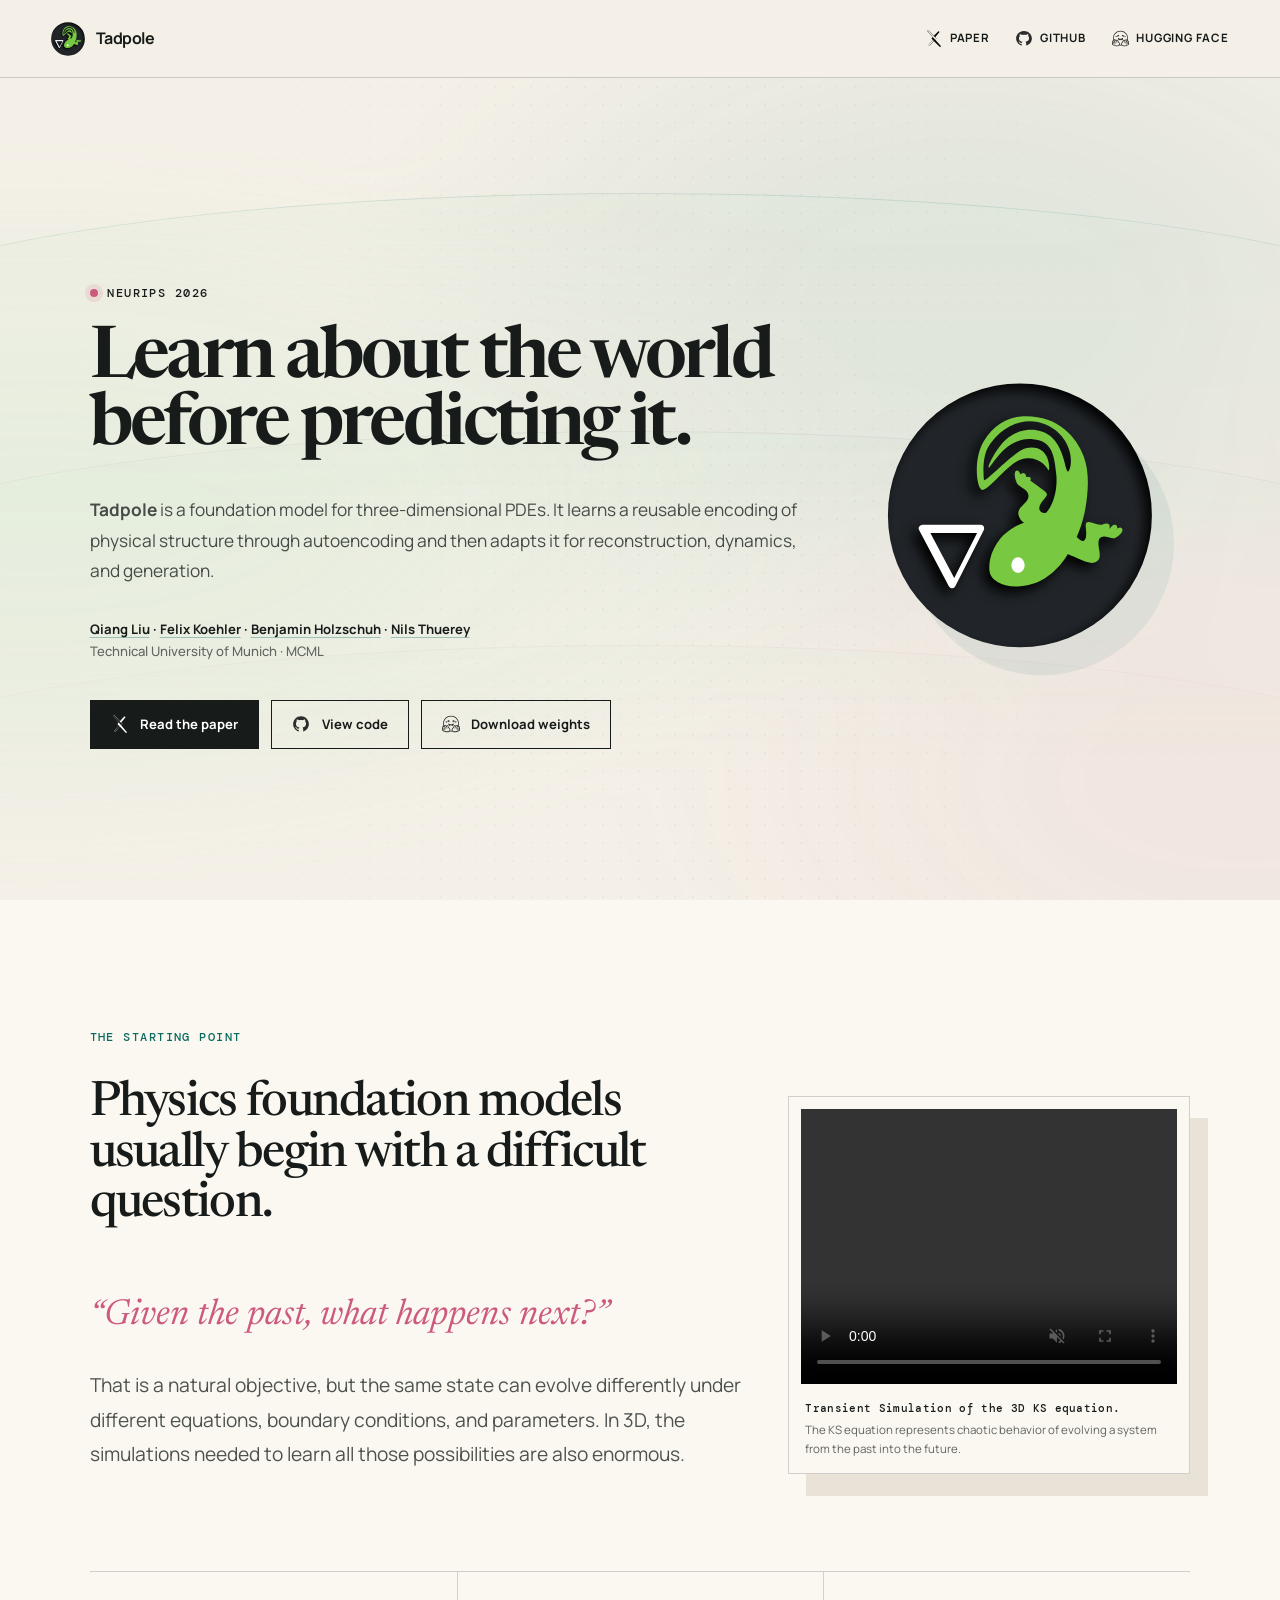
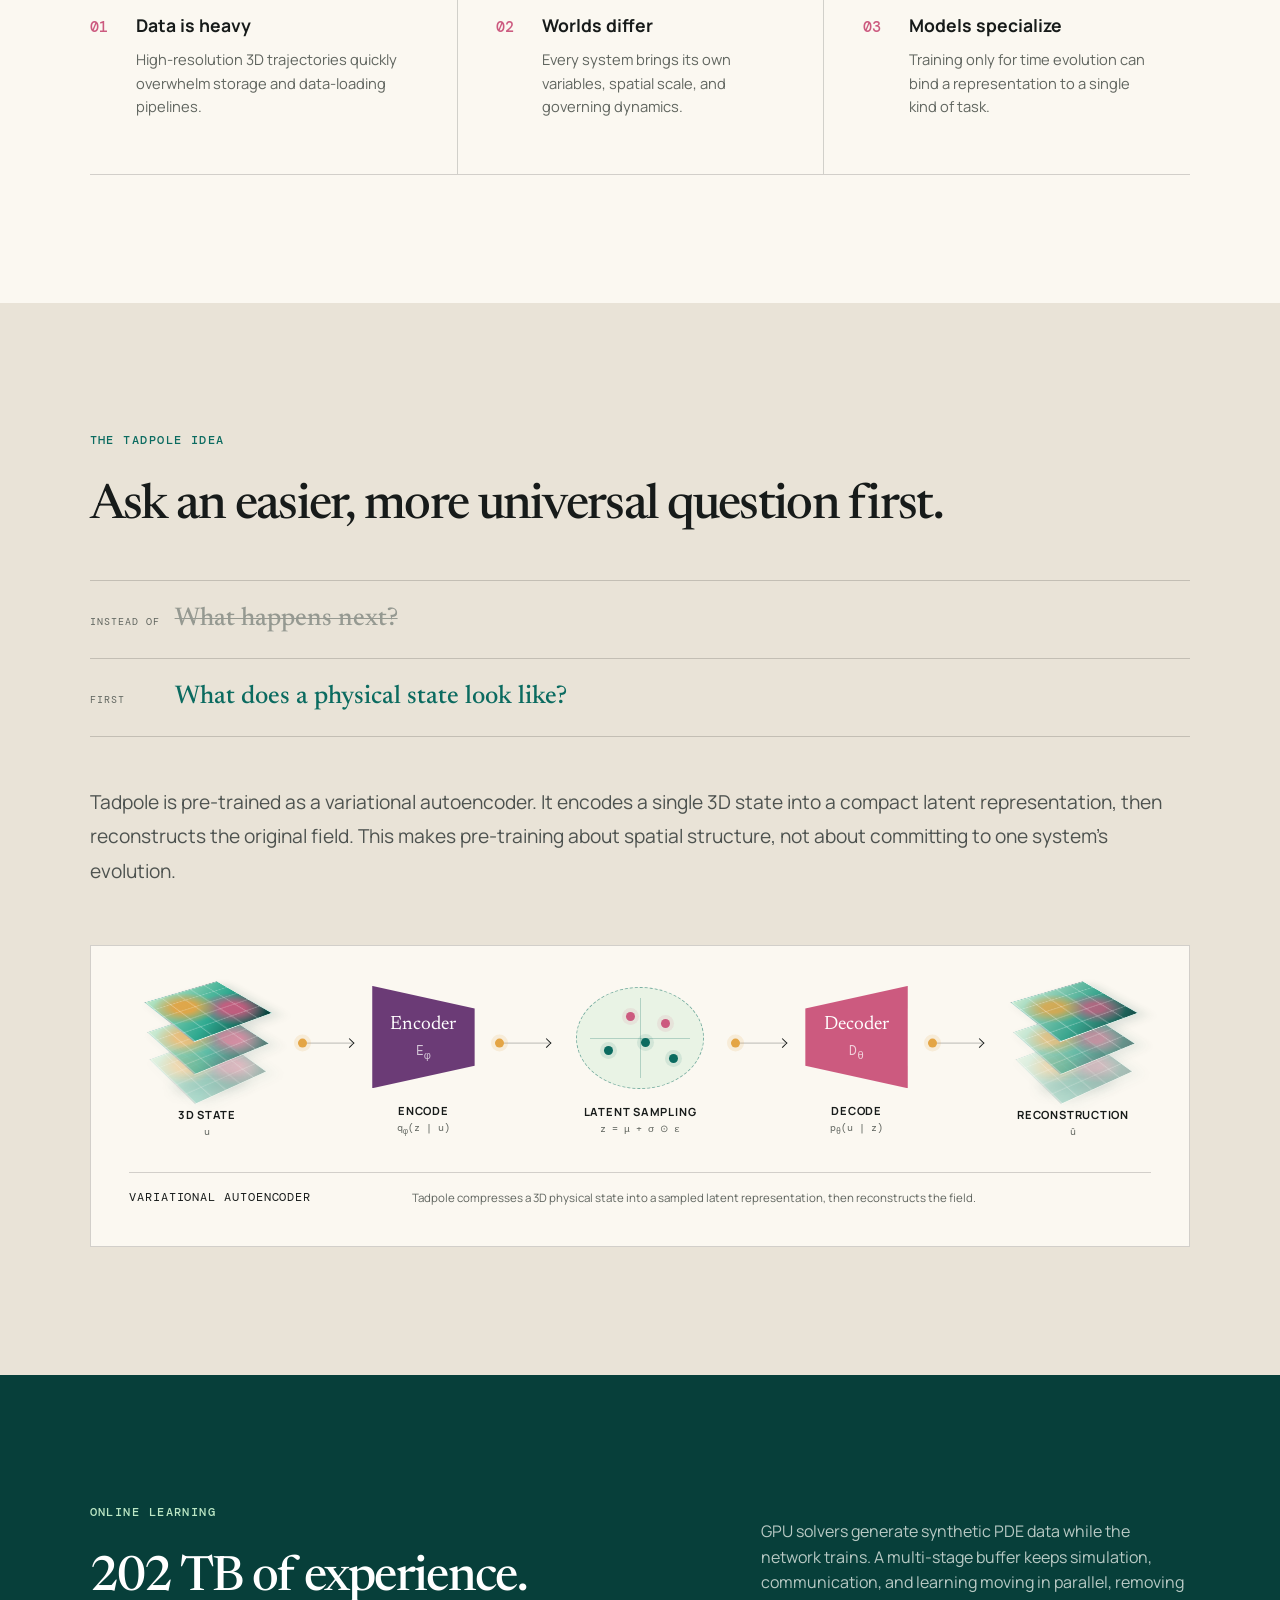
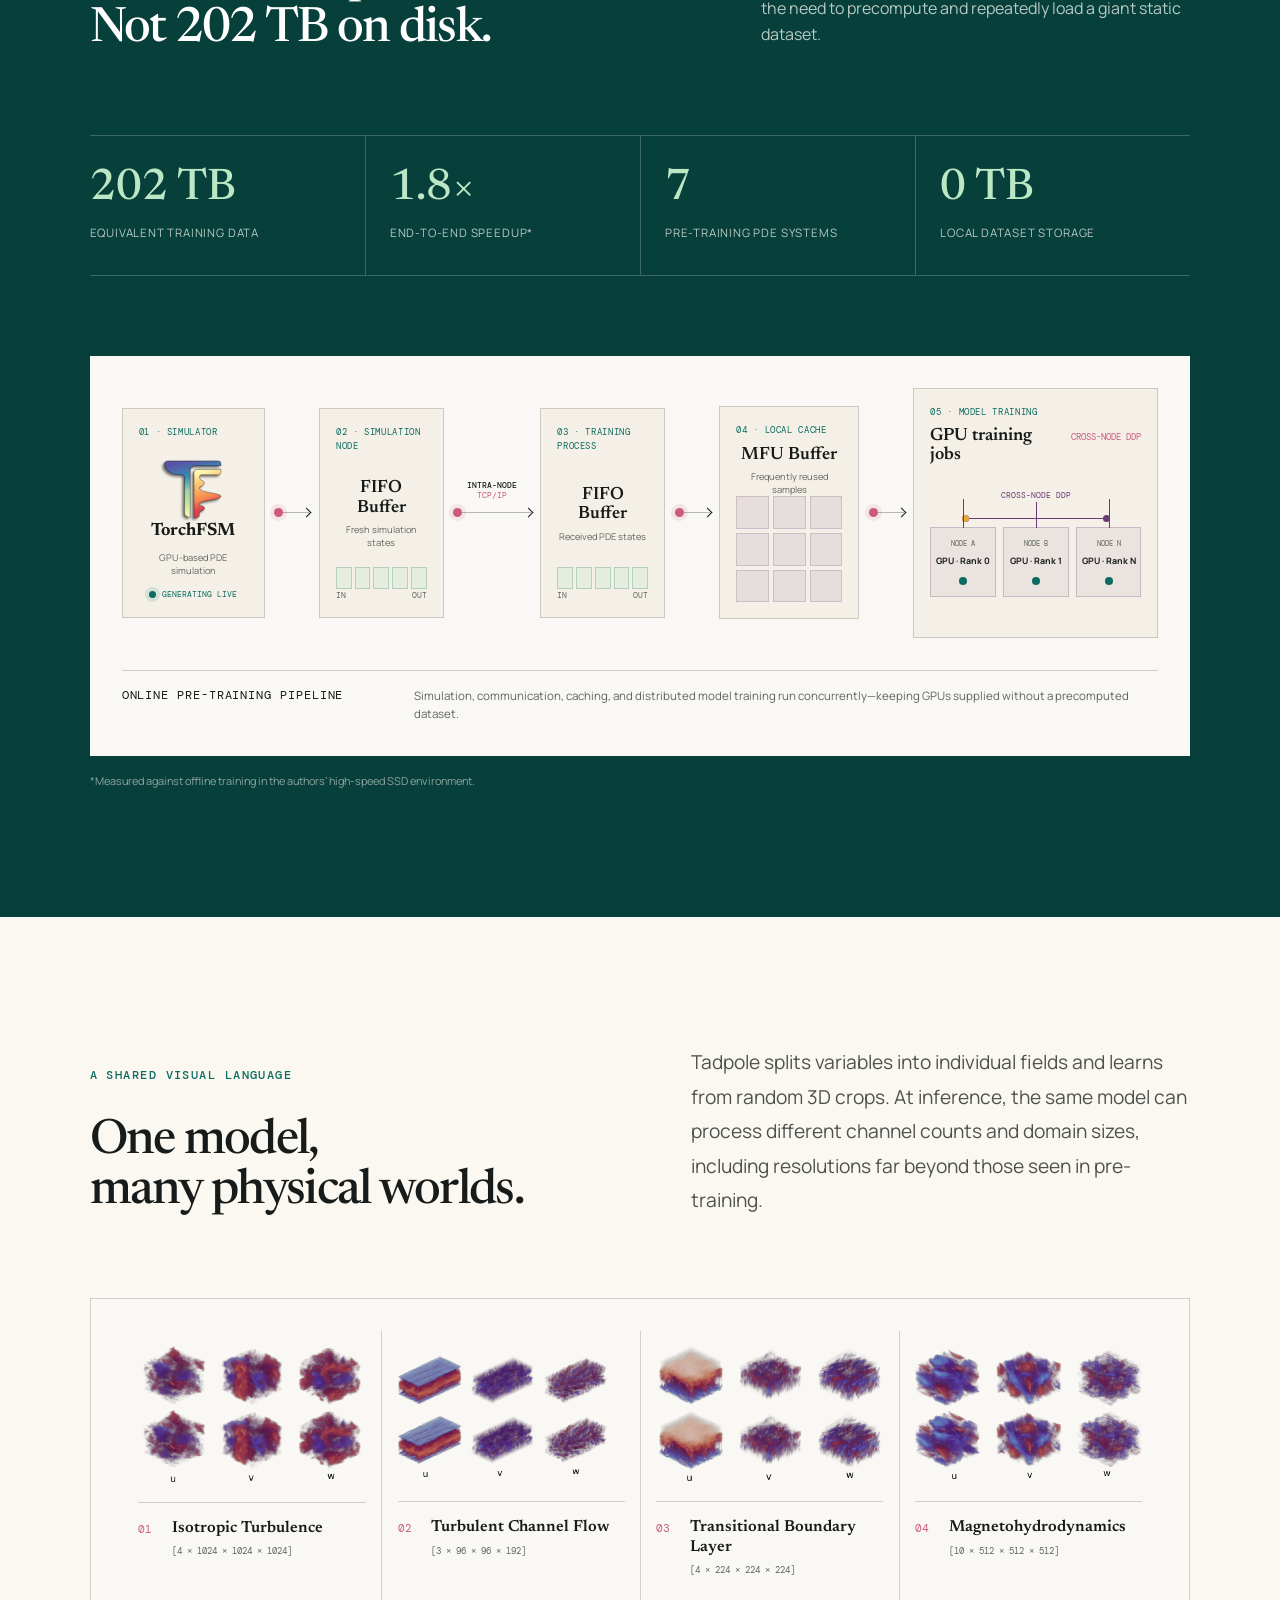
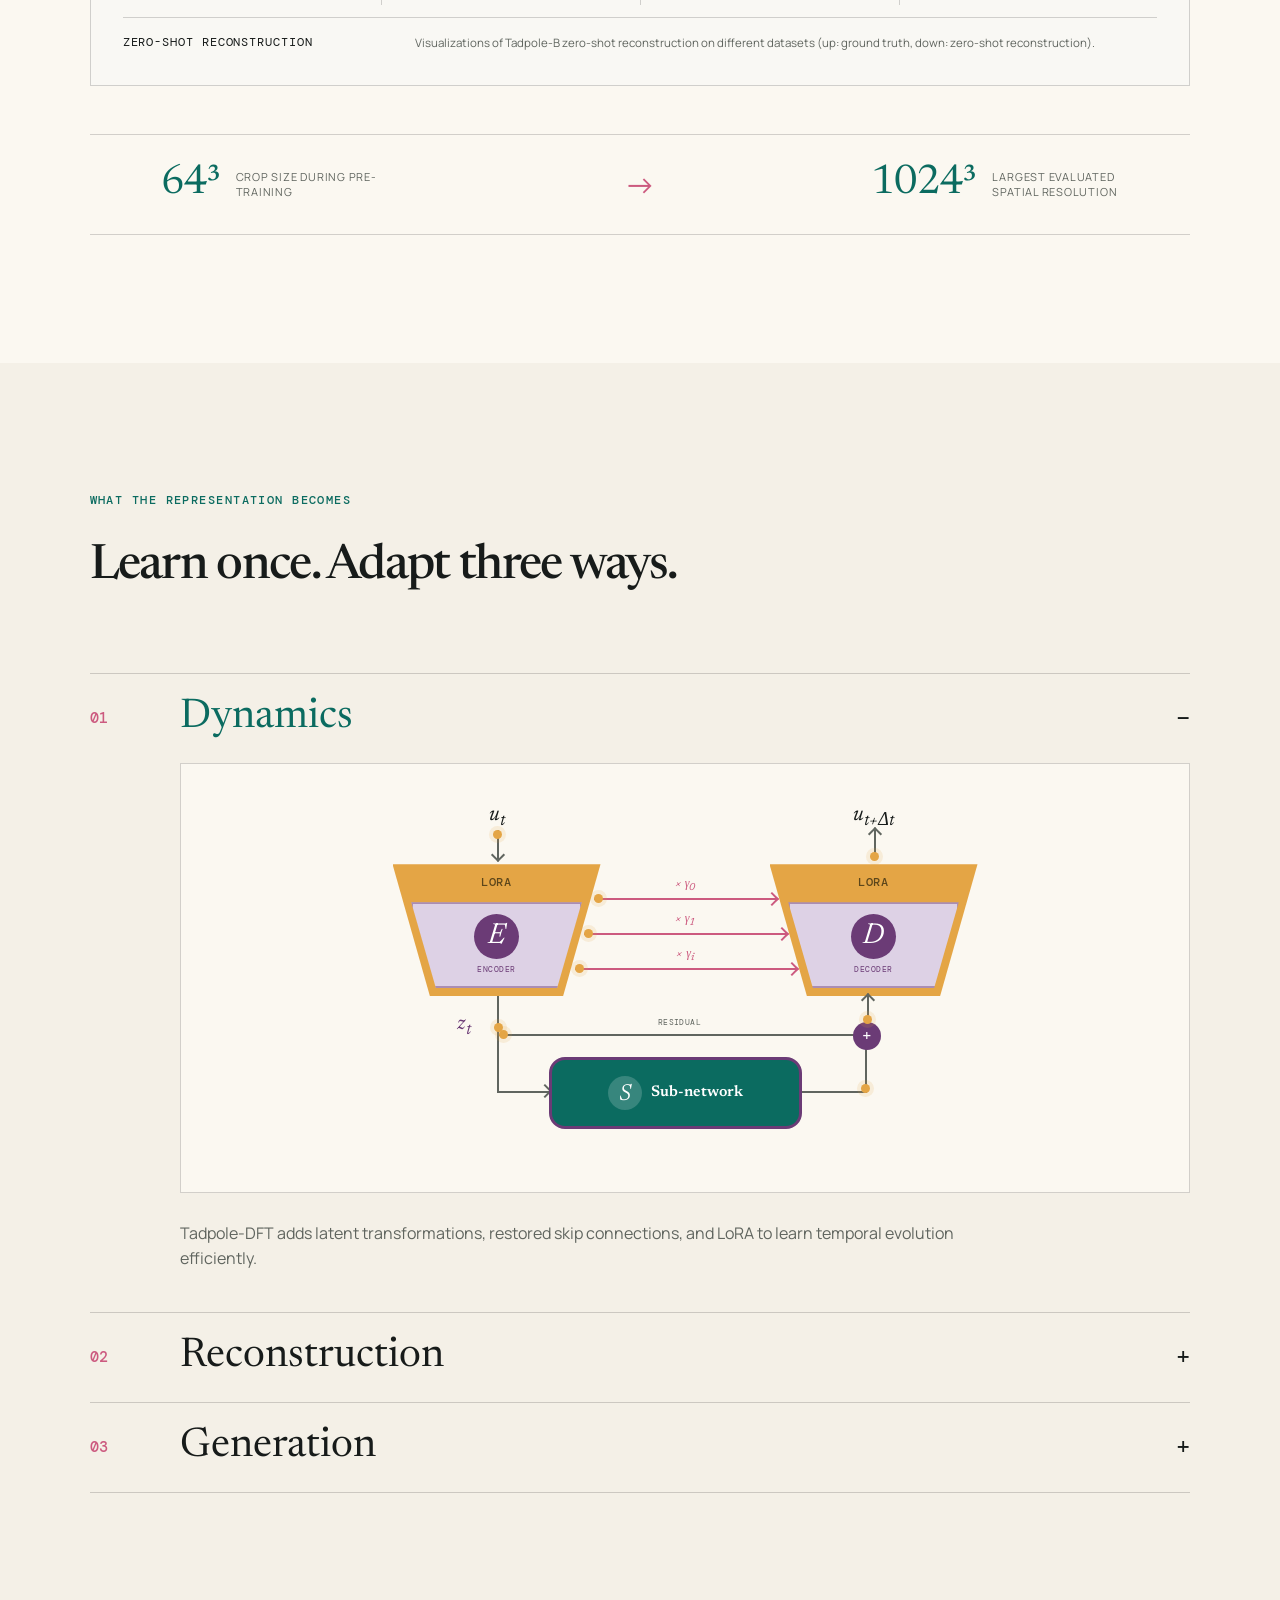
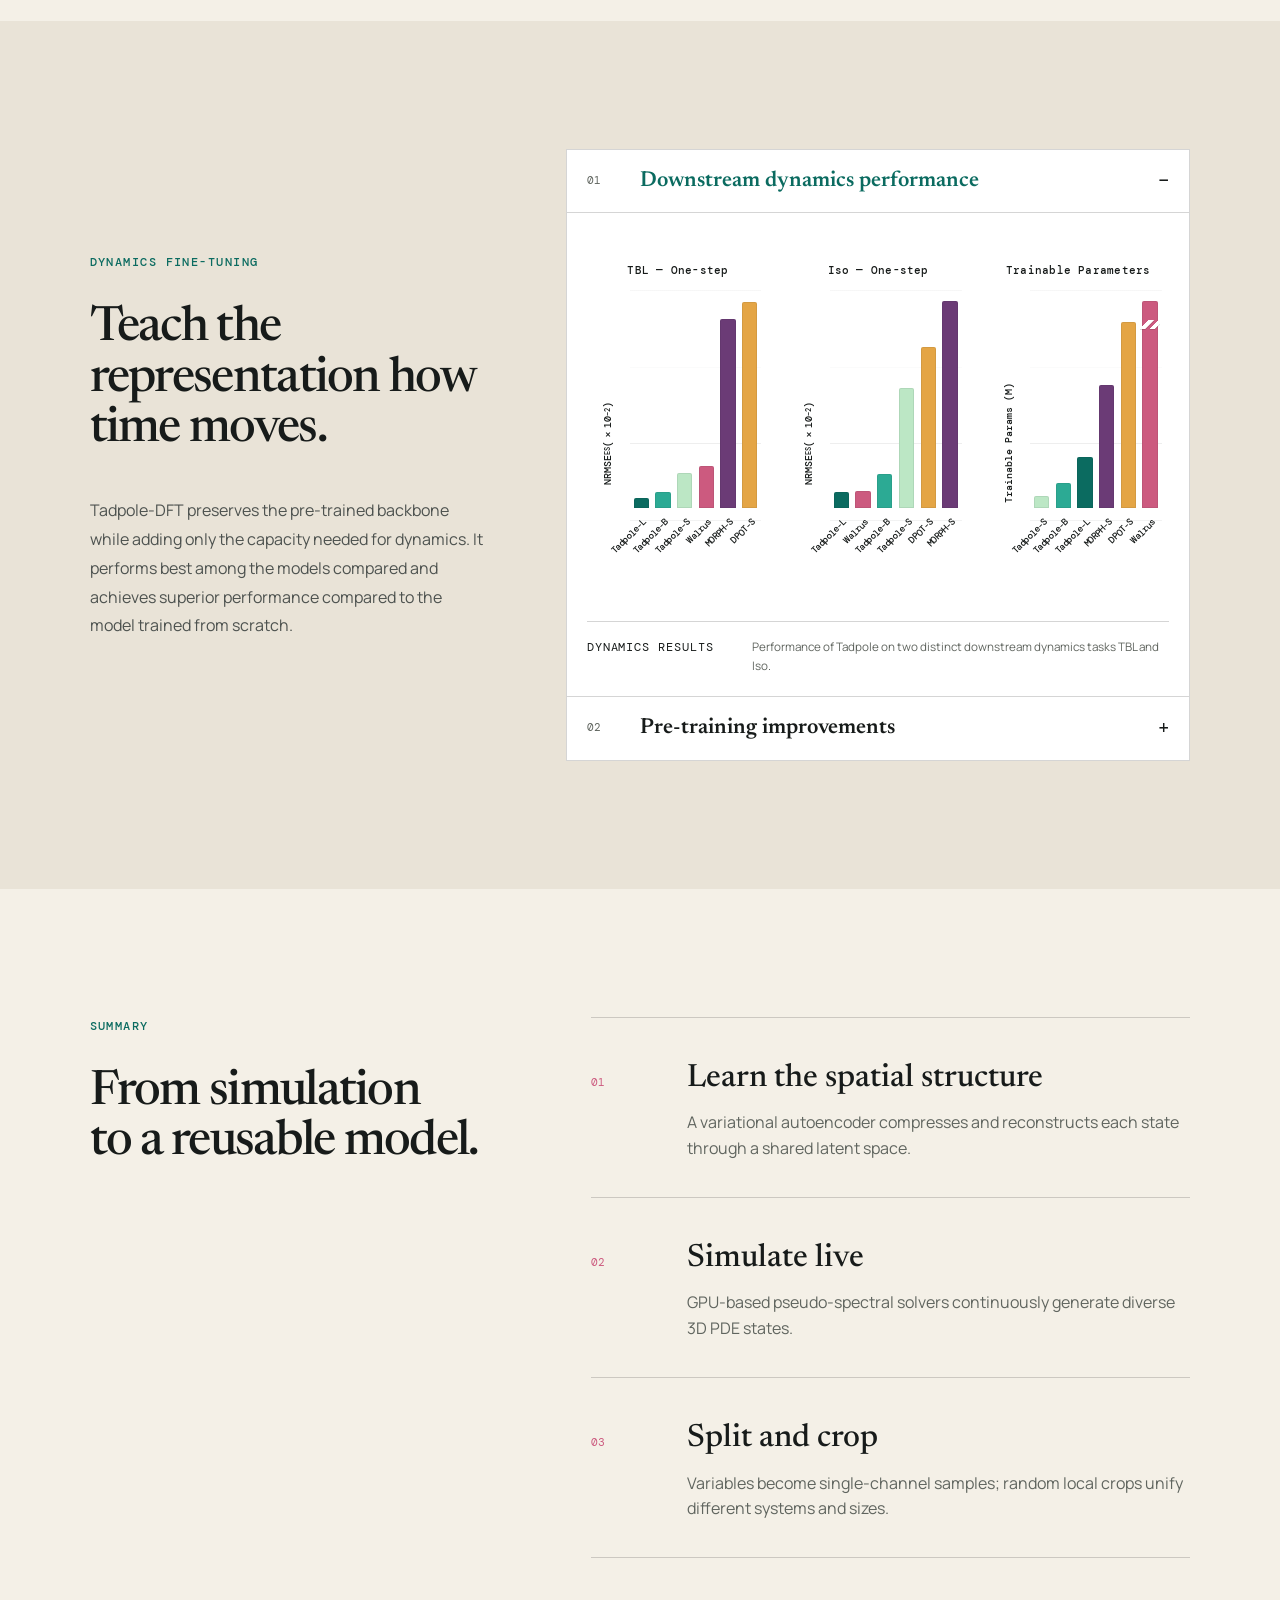
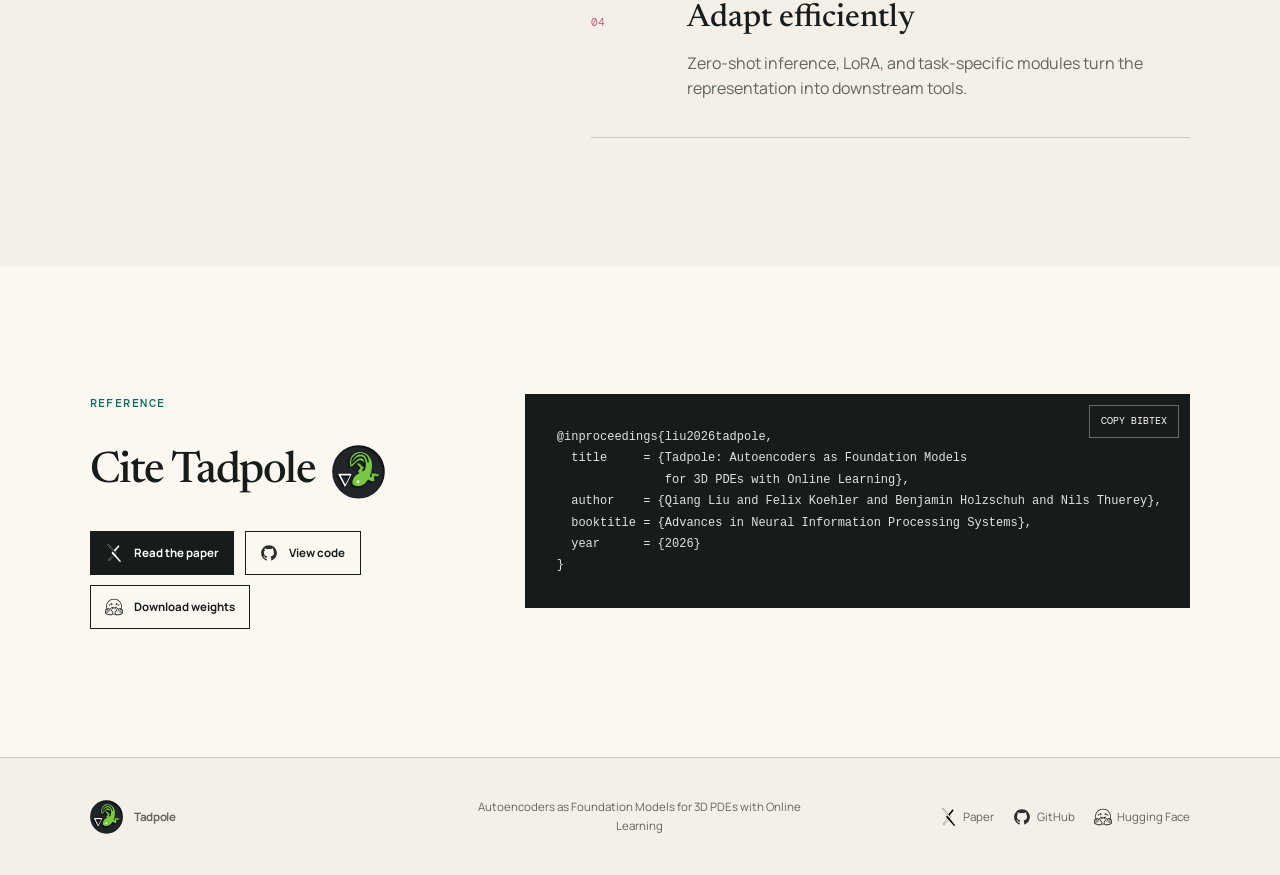
<file: docs/index.html>
<!doctype html>
<html lang="en">
  <head>
    <meta charset="utf-8" />
    <meta name="viewport" content="width=device-width, initial-scale=1" />
    <meta
      name="description"
      content="Tadpole is a foundation model for 3D PDEs that learns transferable representations through autoencoding and online simulation."
    />
    <meta name="theme-color" content="#f4f0e7" />
    <meta property="og:title" content="Tadpole: Autoencoders as Foundation Models for 3D PDEs" />
    <meta
      property="og:description"
      content="Learn the shape of the physical world first. Then learn how it moves."
    />
    <meta property="og:type" content="website" />
    <meta property="og:image" content="assets/blog/pic/fig2.png" />
    <title>Tadpole — Foundation Models for 3D PDEs</title>
    <link rel="icon" href="assets/tadpole.svg" type="image/svg+xml" />
    <link rel="preconnect" href="https://fonts.googleapis.com" />
    <link rel="preconnect" href="https://fonts.gstatic.com" crossorigin />
    <link
      href="https://fonts.googleapis.com/css2?family=DM+Mono:wght@400;500&family=Manrope:wght@400;500;600;700&family=Newsreader:opsz,wght@6..72,500;6..72,600&display=swap"
      rel="stylesheet"
    />
    <link rel="stylesheet" href="styles.css?v=20261028-16" />
  </head>
  <body>
    <div class="page-loader" aria-hidden="true">
      <div class="page-loader-brand">
        <img src="assets/tadpole.svg" alt="" />
        <strong>Tadpole</strong>
        <span>Foundation models for 3D PDEs</span>
        <i><b></b></i>
      </div>
    </div>
    <a class="skip-link" href="#story">Skip to the story</a>

    <header class="site-header">
      <a class="brand" href="#top" aria-label="Tadpole, back to top">
        <img class="brand-logo" src="assets/tadpole.svg" alt="" />
        <span>Tadpole</span>
      </a>
      <div class="header-actions" aria-label="Project links">
        <a class="header-link" href="https://arxiv.org/abs/2605.15284" aria-label="Read the Tadpole paper on arXiv">
          <img class="link-icon" src="assets/images/thirdparty_icons/arXiv_black.svg" alt="" /><span class="link-label">Paper</span>
        </a>
        <a class="header-link" href="https://github.com/tum-pbs/tadpole" aria-label="View Tadpole on GitHub">
          <img class="link-icon" src="assets/images/thirdparty_icons/githubb_black.svg" alt="" /><span class="link-label">GitHub</span>
        </a>
        <a class="header-link" href="https://huggingface.co/thuerey-group/Tadpole" aria-label="Download Tadpole from Hugging Face">
          <img class="link-icon" src="assets/images/thirdparty_icons/Huggingface_black.svg" alt="" /><span class="link-label">Hugging Face</span>
        </a>
      </div>
    </header>

    <main id="top">
      <section class="hero" aria-labelledby="hero-title">
        <div class="hero-flow" aria-hidden="true">
          <span></span><span></span><span></span>
        </div>
        <div class="hero-copy">
          <div class="eyebrow"><span class="dot"></span> NeurIPS 2026</div>
          <h1 id="hero-title">Learn about the world<br /><span class="hero-title-line">before predicting it.</span></h1>
          <p class="hero-deck">
            <strong>Tadpole</strong> is a foundation model for three-dimensional PDEs.
            It learns a reusable encoding of physical structure through autoencoding and then
            adapts it for reconstruction, dynamics, and generation.
          </p>
          <p class="authors">
            <a href="https://qiauil.github.io/">Qiang Liu</a> ·
            <a href="https://fkoehler.site/">Felix Koehler</a> ·
            <a href="https://www.linkedin.com/in/benjamin-holzschuh-022768236/">Benjamin Holzschuh</a> ·
            <a href="https://ge.in.tum.de/about/n-thuerey/">Nils Thuerey</a>
            <span>Technical University of Munich · MCML</span>
          </p>
          <div class="hero-actions">
            <a class="button button-primary" href="https://arxiv.org/abs/2605.15284">
              <img class="link-icon" src="assets/images/thirdparty_icons/arXiv_white.svg" alt="" />Read the paper
            </a>
            <a class="button button-secondary" href="https://github.com/tum-pbs/tadpole">
              <img class="link-icon" src="assets/images/thirdparty_icons/githubb_black.svg" alt="" />View code
            </a>
            <a class="button button-secondary" href="https://huggingface.co/thuerey-group/Tadpole">
              <img class="link-icon" src="assets/images/thirdparty_icons/Huggingface_black.svg" alt="" />Download weights
            </a>
          </div>
        </div>

        <div class="hero-visual hero-logo-visual">
          <img src="assets/tadpole.svg" alt="Tadpole logo" />
        </div>
      </section>

      <section class="story-intro section" id="story">
        <p class="section-kicker">The starting point</p>
        <div class="story-intro-lead">
          <div class="story-intro-copy">
            <h2>Physics foundation models usually begin with a difficult question.</h2>
            <p class="statement">“Given the past, what happens next?”</p>
            <p class="body-large">
              That is a natural objective, but the same state can evolve differently under different
              equations, boundary conditions, and parameters. In 3D, the simulations needed to learn
              all those possibilities are also enormous.
            </p>
          </div>
          <figure class="ks-video">
            <video
              src="assets/video/ks.mp4"
              width="364"
              height="266"
              autoplay
              loop
              muted
              playsinline
              controls
              aria-describedby="ks-video-caption"
            ></video>
            <figcaption id="ks-video-caption">
              <strong>Transient Simulation of the 3D KS equation.</strong>
              The KS equation represents chaotic behavior of evolving a system from the past into the future.
            </figcaption>
          </figure>
        </div>
        <div class="challenge-grid" aria-label="Three challenges for 3D physics foundation models">
          <article>
            <span>01</span>
            <h3>Data is heavy</h3>
            <p>High-resolution 3D trajectories quickly overwhelm storage and data-loading pipelines.</p>
          </article>
          <article>
            <span>02</span>
            <h3>Worlds differ</h3>
            <p>Every system brings its own variables, spatial scale, and governing dynamics.</p>
          </article>
          <article>
            <span>03</span>
            <h3>Models specialize</h3>
            <p>Training only for time evolution can bind a representation to a single kind of task.</p>
          </article>
        </div>
      </section>

      <section class="pivot section" id="idea">
        <div class="pivot-copy">
          <p class="section-kicker">The Tadpole idea</p>
          <h2>Ask an easier, more universal question first.</h2>
          <div class="question-swap">
            <div class="question old"><span>Instead of</span><s>What happens next?</s></div>
            <div class="question new"><span>First</span><strong>What does a physical state look like?</strong></div>
          </div>
          <p class="body-large">
            Tadpole is pre-trained as a variational autoencoder. It encodes a single 3D state
            into a compact latent representation, then reconstructs the original field. This makes
            pre-training about spatial structure, not about committing to one system’s evolution.
          </p>
        </div>
        <figure class="vae-animation" aria-labelledby="vae-animation-caption">
          <div class="vae-flow">
            <div class="vae-stage vae-field-stage">
              <div class="vae-field-card" aria-hidden="true">
                <span class="vae-field-plane vae-plane-back"></span>
                <span class="vae-field-plane vae-plane-middle"></span>
                <span class="vae-field-plane vae-plane-front"></span>
              </div>
              <strong>3D state</strong>
              <small>u</small>
            </div>

            <div class="vae-connector" style="--delay: 0s" aria-hidden="true"><i></i></div>

            <div class="vae-stage">
              <div class="vae-module vae-encoder" aria-hidden="true">
                <span>Encoder</span>
                <small>E<sub>φ</sub></small>
              </div>
              <strong>Encode</strong>
              <small>q<sub>φ</sub>(z | u)</small>
            </div>

            <div class="vae-connector" style="--delay: .55s" aria-hidden="true"><i></i></div>

            <div class="vae-stage vae-latent-stage">
              <div class="vae-latent" aria-hidden="true">
                <span class="latent-axis latent-axis-x"></span>
                <span class="latent-axis latent-axis-y"></span>
                <i style="--x: 25%; --y: 62%; --d: 0s"></i>
                <i style="--x: 42%; --y: 28%; --d: -.35s"></i>
                <i style="--x: 54%; --y: 54%; --d: -.7s"></i>
                <i style="--x: 70%; --y: 35%; --d: -1.05s"></i>
                <i style="--x: 76%; --y: 70%; --d: -1.4s"></i>
              </div>
              <strong>Latent sampling</strong>
              <small>z = μ + σ ⊙ ε</small>
            </div>

            <div class="vae-connector" style="--delay: 1.1s" aria-hidden="true"><i></i></div>

            <div class="vae-stage">
              <div class="vae-module vae-decoder" aria-hidden="true">
                <span>Decoder</span>
                <small>D<sub>θ</sub></small>
              </div>
              <strong>Decode</strong>
              <small>p<sub>θ</sub>(u | z)</small>
            </div>

            <div class="vae-connector" style="--delay: 1.65s" aria-hidden="true"><i></i></div>

            <div class="vae-stage vae-field-stage">
              <div class="vae-field-card vae-field-output" aria-hidden="true">
                <span class="vae-field-plane vae-plane-back"></span>
                <span class="vae-field-plane vae-plane-middle"></span>
                <span class="vae-field-plane vae-plane-front"></span>
              </div>
              <strong>Reconstruction</strong>
              <small>û</small>
            </div>
          </div>
          <figcaption id="vae-animation-caption">
            <span>Variational autoencoder</span>
            Tadpole compresses a 3D physical state into a sampled latent representation, then reconstructs the field.
          </figcaption>
        </figure>
      </section>

      <section class="online section" id="online">
        <div class="online-heading">
          <div class="online-title-block">
            <p class="section-kicker light">Online learning</p>
            <h2>202 TB of experience.<br />Not 202 TB on disk.</h2>
          </div>
          <p>
            GPU solvers generate synthetic PDE data while the network trains. A multi-stage buffer
            keeps simulation, communication, and learning moving in parallel, removing the need to
            precompute and repeatedly load a giant static dataset.
          </p>
        </div>
        <div class="stats-row">
          <div><strong>202 TB</strong><span>equivalent training data</span></div>
          <div><strong>1.8×</strong><span>end-to-end speedup*</span></div>
          <div><strong>7</strong><span>pre-training PDE systems</span></div>
          <div><strong>0 TB</strong><span>local dataset storage</span></div>
        </div>
        <figure class="online-animation" aria-labelledby="online-animation-caption">
          <div class="online-dataflow">
            <div class="online-node simulator-node">
              <span class="online-step">01 · Simulator</span>
              <a class="torchfsm-link" href="https://qiauil.github.io/torchfsm/" aria-label="Visit the TorchFSM project website">
                <img src="assets/torchfsm.svg" alt="TorchFSM logo" />
                <strong>TorchFSM</strong>
              </a>
              <small>GPU-based PDE simulation</small>
              <div class="sim-status"><i></i><span>Generating live</span></div>
            </div>

            <div class="online-connector" style="--flow-delay: 0s" aria-hidden="true"><i></i></div>

            <div class="online-node buffer-node">
              <span class="online-step">02 · Simulation node</span>
              <strong>FIFO Buffer</strong>
              <small>Fresh simulation states</small>
              <div class="fifo-queue" aria-hidden="true">
                <i></i><i></i><i></i><i></i><i></i>
              </div>
              <div class="queue-labels"><span>in</span><span>out</span></div>
            </div>

            <div class="online-connector tcp-connector" style="--flow-delay: .5s">
              <span><strong>Intra-node</strong> TCP/IP</span><i aria-hidden="true"></i>
            </div>

            <div class="online-node buffer-node">
              <span class="online-step">03 · Training process</span>
              <strong>FIFO Buffer</strong>
              <small>Received PDE states</small>
              <div class="fifo-queue fifo-queue-receive" aria-hidden="true">
                <i></i><i></i><i></i><i></i><i></i>
              </div>
              <div class="queue-labels"><span>in</span><span>out</span></div>
            </div>

            <div class="online-connector" style="--flow-delay: 1s" aria-hidden="true"><i></i></div>

            <div class="online-node mfu-node">
              <span class="online-step">04 · Local cache</span>
              <strong>MFU Buffer</strong>
              <small>Frequently reused samples</small>
              <div class="mfu-grid" aria-hidden="true">
                <i></i><i></i><i></i><i></i><i></i><i></i><i></i><i></i><i></i>
              </div>
            </div>

            <div class="online-connector" style="--flow-delay: 1.5s" aria-hidden="true"><i></i></div>

            <div class="online-node training-node">
              <div class="training-heading">
                <span class="online-step">05 · Model training</span>
                <strong>GPU training jobs</strong>
                <small>Cross-node DDP</small>
              </div>
              <div class="ddp-cluster" aria-label="Multiple GPU jobs connected through cross-node distributed data parallel training">
                <span class="ddp-label">Cross-node DDP</span>
                <div class="ddp-rail" aria-hidden="true"><i></i></div>
                <div class="gpu-job"><span>Node A</span><strong>GPU · Rank 0</strong><i></i></div>
                <div class="gpu-job"><span>Node B</span><strong>GPU · Rank 1</strong><i></i></div>
                <div class="gpu-job"><span>Node N</span><strong>GPU · Rank N</strong><i></i></div>
              </div>
            </div>
          </div>
          <figcaption id="online-animation-caption">
            <span>Online pre-training pipeline</span>
            Simulation, communication, caching, and distributed model training run concurrently—keeping GPUs supplied without a precomputed dataset.
          </figcaption>
        </figure>
        <p class="footnote">*Measured against offline training in the authors’ high-speed SSD environment.</p>
      </section>

      <section class="transfer section">
        <div class="transfer-heading">
          <div>
            <p class="section-kicker">A shared visual language</p>
            <h2>One model,<br />many physical worlds.</h2>
          </div>
          <p class="body-large">
            Tadpole splits variables into individual fields and learns from random 3D crops. At inference,
            the same model can process different channel counts and domain sizes, including resolutions far
            beyond those seen in pre-training.
          </p>
        </div>
        <div class="reconstruction-panel">
          <div
            class="reconstruction-showcase"
            aria-label="Tadpole-B zero-shot reconstructions on four unseen physical systems"
            aria-describedby="reconstruction-overall-caption"
          >
            <figure class="reconstruction-item">
            <div class="reconstruction-image">
              <img
                src="assets/images/reconstruction_vis/iso.png"
                alt="Zero-shot reconstruction visualization for isotropic turbulence"
              />
            </div>
            <figcaption>
              <span>01</span>
              <strong>Isotropic Turbulence</strong>
              <code>[4 × 1024 × 1024 × 1024]</code>
            </figcaption>
            </figure>
            <figure class="reconstruction-item">
            <div class="reconstruction-image">
              <img
                src="assets/images/reconstruction_vis/tcf.png"
                alt="Zero-shot reconstruction visualization for turbulent channel flow"
              />
            </div>
            <figcaption>
              <span>02</span>
              <strong>Turbulent Channel Flow</strong>
              <code>[3 × 96 × 96 × 192]</code>
            </figcaption>
            </figure>
            <figure class="reconstruction-item">
            <div class="reconstruction-image">
              <img
                src="assets/images/reconstruction_vis/tbl.png"
                alt="Zero-shot reconstruction visualization for a transitional boundary layer"
              />
            </div>
            <figcaption>
              <span>03</span>
              <strong>Transitional Boundary Layer</strong>
              <code>[4 × 224 × 224 × 224]</code>
            </figcaption>
            </figure>
            <figure class="reconstruction-item">
            <div class="reconstruction-image">
              <img
                src="assets/images/reconstruction_vis/mhd.png"
                alt="Zero-shot reconstruction visualization for magnetohydrodynamics"
              />
            </div>
            <figcaption>
              <span>04</span>
              <strong>Magnetohydrodynamics</strong>
              <code>[10 × 512 × 512 × 512]</code>
            </figcaption>
            </figure>
          </div>
          <div class="reconstruction-overall-caption" id="reconstruction-overall-caption">
            <span>Zero-shot reconstruction</span>
            <p>Visualizations of Tadpole-B zero-shot reconstruction on different datasets (up: ground truth, down: zero-shot reconstruction).</p>
          </div>
        </div>
        <div class="callout-line">
          <div class="callout-stat"><span>64³</span><p>crop size during pre-training</p></div>
          <i aria-hidden="true">→</i>
          <div class="callout-stat"><span>1024³</span><p>largest evaluated spatial resolution</p></div>
        </div>
      </section>

      <section class="outcomes section" id="results">
        <p class="section-kicker">What the representation becomes</p>
        <h2>Learn once. Adapt three ways.</h2>
        <div class="outcome-list">
          <article class="outcome active" data-outcome="predict">
            <button type="button" aria-expanded="true">
              <span class="outcome-index">01</span>
              <span class="outcome-title">Dynamics</span>
              <span class="outcome-icon">−</span>
            </button>
            <div class="outcome-detail">
              <p>Tadpole-DFT adds latent transformations, restored skip connections, and LoRA to learn temporal evolution efficiently.</p>
              <div class="outcome-diagram dynamics-diagram" role="group" aria-label="Dynamics architecture: the encoder and decoder are connected by skip connections, while the latent state follows both a direct residual path and a sub-network path before merging at the decoder">
                <div class="dft-map">
                  <span class="architecture-state dft-input-state">u<sub>t</sub></span>
                  <span class="dft-input-arrow" aria-hidden="true"></span>
                  <div class="architecture-block architecture-encoder dft-encoder" tabindex="0" data-tooltip="Low rank adaption for the backbone" aria-label="LoRA encoder block: Low rank adaption for the backbone">
                    <span class="lora-label">LoRA</span>
                    <div class="architecture-block-inner">
                      <i>E</i><small>Encoder</small>
                    </div>
                  </div>
                  <div class="dft-skip-bank" tabindex="0" data-tooltip="Predict with high-resolution spatial information" aria-label="Skip connections: Predict with high-resolution spatial information">
                    <span><em>× γ<sub>0</sub></em><i></i></span>
                    <span><em>× γ<sub>1</sub></em><i></i></span>
                    <span><em>× γ<sub>i</sub></em><i></i></span>
                  </div>
                  <div class="architecture-block architecture-decoder dft-decoder" tabindex="0" data-tooltip="Low rank adaption for the backbone" aria-label="LoRA decoder block: Low rank adaption for the backbone">
                    <span class="lora-label">LoRA</span>
                    <div class="architecture-block-inner">
                      <i>D</i><small>Decoder</small>
                    </div>
                  </div>
                  <span class="dft-output-arrow" aria-hidden="true"></span>
                  <span class="architecture-state dft-output-state">u<sub>t+Δt</sub></span>
                  <span class="latent-state dft-latent-state">z<sub>t</sub></span>
                  <span class="dft-residual-direct" aria-hidden="true"><em>Residual</em></span>
                  <span class="dft-subnetwork-input" aria-hidden="true"></span>
                  <div class="dft-subnetwork" tabindex="0" data-tooltip="Capture cross-variable interactions in latent space" aria-label="Sub-network: Capture cross-variable interactions in latent space"><i>S</i><span>Sub-network</span></div>
                  <span class="dft-subnetwork-output" aria-hidden="true"></span>
                  <div class="merge-node dft-merge" aria-hidden="true">+</div>
                  <span class="dft-merge-up" aria-hidden="true"></span>
                </div>
              </div>
            </div>
          </article>
          <article class="outcome" data-outcome="reconstruct">
            <button type="button" aria-expanded="false">
              <span class="outcome-index">02</span>
              <span class="outcome-title">Reconstruction</span>
              <span class="outcome-icon">+</span>
            </button>
            <div class="outcome-detail">
              <p>Use the pre-trained model directly on unseen systems, or fine-tune it for sharper domain-specific reconstructions.</p>
              <div class="outcome-diagram compact-diagram" role="group" aria-label="Reconstruction architecture: an input state passes through a LoRA-adapted encoder and decoder to produce a reconstruction">
                <div class="architecture-flow">
                  <span class="architecture-state">u<sub>t</sub></span>
                  <span class="architecture-arrow arrow-down" aria-hidden="true"></span>
                  <div class="architecture-block architecture-encoder" tabindex="0" data-tooltip="Low rank adaption for the backbone" aria-label="LoRA encoder block: Low rank adaption for the backbone">
                    <span class="lora-label">LoRA</span>
                    <div class="architecture-block-inner">
                      <i>E</i><small>Encoder</small>
                    </div>
                  </div>
                  <span class="architecture-arrow arrow-down" aria-hidden="true"></span>
                  <div class="architecture-block architecture-decoder" tabindex="0" data-tooltip="Low rank adaption for the backbone" aria-label="LoRA decoder block: Low rank adaption for the backbone">
                    <span class="lora-label lora-bottom">LoRA</span>
                    <div class="architecture-block-inner">
                      <i>D</i><small>Decoder</small>
                    </div>
                  </div>
                  <span class="architecture-arrow arrow-down" aria-hidden="true"></span>
                  <span class="architecture-state">û<sub>t</sub></span>
                </div>
              </div>
            </div>
          </article>
          <article class="outcome" data-outcome="generate">
            <button type="button" aria-expanded="false">
              <span class="outcome-index">03</span>
              <span class="outcome-title">Generation</span>
              <span class="outcome-icon">+</span>
            </button>
            <div class="outcome-detail">
              <p>Train a flow-matching model in the compact latent space, then decode new samples into full 3D physical fields.</p>
              <div class="outcome-diagram compact-diagram" role="group" aria-label="Generation architecture: an input state passes through a LoRA-adapted encoder into a compact latent representation used by a generative model">
                <div class="architecture-flow">
                  <span class="architecture-state">u<sub>t</sub></span>
                  <span class="architecture-arrow arrow-down" aria-hidden="true"></span>
                  <div class="architecture-block architecture-encoder" tabindex="0" data-tooltip="Low rank adaption for the backbone" aria-label="LoRA encoder block: Low rank adaption for the backbone">
                    <span class="lora-label">LoRA</span>
                    <div class="architecture-block-inner">
                      <i>E</i><small>Encoder</small>
                    </div>
                  </div>
                  <span class="latent-state">z<sub>t</sub></span>
                  <span class="architecture-arrow arrow-down" aria-hidden="true"></span>
                  <div class="generative-block" tabindex="0" data-tooltip="Generate new samples in latent space" aria-label="Generative Model: Generate new samples in latent space">
                    <span>Generative Model</span>
                    <small>Latent flow matching</small>
                  </div>
                </div>
              </div>
            </div>
          </article>
        </div>
      </section>

      <section class="evidence section">
        <div class="evidence-copy">
          <p class="section-kicker">Dynamics fine-tuning</p>
          <h2>Teach the representation how time moves.</h2>
          <p class="body-large">
            Tadpole-DFT preserves the pre-trained backbone while adding only the capacity needed for
            dynamics. It performs best among the models compared and achieves superior performance
            compared to the model trained from scratch.
          </p>
        </div>
        <figure class="paper-figure results-figure benchmark-figure" aria-label="Six bar plots comparing dynamics performance and trainable parameter counts">
          <div class="benchmark-accordion">
            <details class="benchmark-group benchmark-group-primary" name="dynamics-benchmark" open>
              <summary>
                <span class="benchmark-group-index">01</span>
                <span class="benchmark-group-title">Downstream dynamics performance</span>
                <span class="benchmark-group-icon" aria-hidden="true"></span>
              </summary>
              <div class="benchmark-group-content">
                <div class="benchmark-charts">
            <article class="mini-chart" aria-labelledby="chart-tbl-title">
              <h3 id="chart-tbl-title">TBL — One-step</h3>
              <div class="chart-layout">
                <div class="y-axis-title">NRMSE<sup>ES</sup> (×10<sup>−2</sup>)</div>
                <div class="bar-area">
                  <div class="bar method-tadpole-l" style="--bar-height: 4.8%" tabindex="0" data-method="Tadpole-L" data-value="0.58" aria-label="Tadpole-L: 0.58"><span>Tadpole-L</span></div>
                  <div class="bar method-tadpole-b" style="--bar-height: 7.8%" tabindex="0" data-method="Tadpole-B" data-value="0.93" aria-label="Tadpole-B: 0.93"><span>Tadpole-B</span></div>
                  <div class="bar method-tadpole-s" style="--bar-height: 16.9%" tabindex="0" data-method="Tadpole-S" data-value="2.02" aria-label="Tadpole-S: 2.02"><span>Tadpole-S</span></div>
                  <div class="bar method-walrus" style="--bar-height: 20.3%" tabindex="0" data-method="Walrus" data-value="2.44" aria-label="Walrus: 2.44"><span>Walrus</span></div>
                  <div class="bar method-morph" style="--bar-height: 91.3%" tabindex="0" data-method="MORPH-S" data-value="10.95" aria-label="MORPH-S: 10.95"><span>MORPH-S</span></div>
                  <div class="bar method-dpot" style="--bar-height: 99.7%" tabindex="0" data-method="DPOT-S" data-value="11.96" aria-label="DPOT-S: 11.96"><span>DPOT-S</span></div>
                </div>
              </div>
            </article>

            <article class="mini-chart" aria-labelledby="chart-iso-title">
              <h3 id="chart-iso-title">Iso — One-step</h3>
              <div class="chart-layout">
                <div class="y-axis-title">NRMSE<sup>ES</sup> (×10<sup>−2</sup>)</div>
                <div class="bar-area">
                  <div class="bar method-tadpole-l" style="--bar-height: 7.5%" tabindex="0" data-method="Tadpole-L" data-value="3.51" aria-label="Tadpole-L: 3.51"><span>Tadpole-L</span></div>
                  <div class="bar method-walrus" style="--bar-height: 8%" tabindex="0" data-method="Walrus" data-value="3.74" aria-label="Walrus: 3.74"><span>Walrus</span></div>
                  <div class="bar method-tadpole-b" style="--bar-height: 16.6%" tabindex="0" data-method="Tadpole-B" data-value="7.78" aria-label="Tadpole-B: 7.78"><span>Tadpole-B</span></div>
                  <div class="bar method-tadpole-s" style="--bar-height: 58.3%" tabindex="0" data-method="Tadpole-S" data-value="27.27" aria-label="Tadpole-S: 27.27"><span>Tadpole-S</span></div>
                  <div class="bar method-dpot" style="--bar-height: 77.8%" tabindex="0" data-method="DPOT-S" data-value="36.35" aria-label="DPOT-S: 36.35"><span>DPOT-S</span></div>
                  <div class="bar method-morph" style="--bar-height: 100%" tabindex="0" data-method="MORPH-S" data-value="46.74" aria-label="MORPH-S: 46.74"><span>MORPH-S</span></div>
                </div>
              </div>
            </article>

            <article class="mini-chart" aria-labelledby="chart-params-title">
              <h3 id="chart-params-title">Trainable Parameters</h3>
              <div class="chart-layout">
                <div class="y-axis-title">Trainable Params (M)</div>
                <div class="bar-area broken-scale" aria-label="Scale is broken above 55 million parameters">
                  <div class="bar method-tadpole-s" style="--bar-height: 5.5%" tabindex="0" data-method="Tadpole-S" data-value="3.0 M" aria-label="Tadpole-S: 3.0 million"><span>Tadpole-S</span></div>
                  <div class="bar method-tadpole-b" style="--bar-height: 11.8%" tabindex="0" data-method="Tadpole-B" data-value="6.5 M" aria-label="Tadpole-B: 6.5 million"><span>Tadpole-B</span></div>
                  <div class="bar method-tadpole-l" style="--bar-height: 24.7%" tabindex="0" data-method="Tadpole-L" data-value="13.6 M" aria-label="Tadpole-L: 13.6 million"><span>Tadpole-L</span></div>
                  <div class="bar method-morph" style="--bar-height: 59.6%" tabindex="0" data-method="MORPH-S" data-value="32.8 M" aria-label="MORPH-S: 32.8 million"><span>MORPH-S</span></div>
                  <div class="bar method-dpot" style="--bar-height: 90%" tabindex="0" data-method="DPOT-S" data-value="49.5 M" aria-label="DPOT-S: 49.5 million"><span>DPOT-S</span></div>
                  <div class="bar method-walrus bar-broken" style="--bar-height: 100%" tabindex="0" data-method="Walrus" data-value="1300.0 M" aria-label="Walrus: 1300 million, bar truncated with a broken axis"><span>Walrus</span></div>
                </div>
              </div>
            </article>

                </div>
                <div class="performance-caption" role="note">
                  <span>Dynamics results</span>
                  Performance of Tadpole on two distinct downstream dynamics tasks TBL and Iso.
                </div>
              </div>
            </details>

            <details class="benchmark-group" name="dynamics-benchmark">
              <summary>
                <span class="benchmark-group-index">02</span>
                <span class="benchmark-group-title">Pre-training improvements</span>
                <span class="benchmark-group-icon" aria-hidden="true"></span>
              </summary>
              <div class="benchmark-group-content">
                <div class="benchmark-charts">
            <article class="mini-chart" aria-labelledby="chart-tbl-pretrain-title">
              <h3 id="chart-tbl-pretrain-title">TBL — One-step</h3>
              <div class="chart-layout">
                <div class="y-axis-title">NRMSE<sup>ES</sup> / NRMSE<sup>ES</sup><sub>Scratch</sub></div>
                <div class="bar-area">
                  <div class="bar method-lora64" style="--bar-height: 46%" tabindex="0" data-method="DFT LORA64" data-value="0.69" aria-label="DFT LORA64: 0.69"><span>DFT LORA64</span></div>
                  <div class="bar method-lora32" style="--bar-height: 65.3%" tabindex="0" data-method="DFT LORA32" data-value="0.98" aria-label="DFT LORA32: 0.98"><span>DFT LORA32</span></div>
                  <div class="bar method-fpft" style="--bar-height: 82%" tabindex="0" data-method="FPFT" data-value="1.23" aria-label="FPFT: 1.23"><span>FPFT</span></div>
                  <div class="bar method-lora16" style="--bar-height: 96.7%" tabindex="0" data-method="DFT LORA16" data-value="1.45" aria-label="DFT LORA16: 1.45"><span>DFT LORA16</span></div>
                </div>
              </div>
            </article>

            <article class="mini-chart" aria-labelledby="chart-iso-pretrain-title">
              <h3 id="chart-iso-pretrain-title">Iso — One-step</h3>
              <div class="chart-layout">
                <div class="y-axis-title">NRMSE<sup>ES</sup> / NRMSE<sup>ES</sup><sub>Scratch</sub></div>
                <div class="bar-area">
                  <div class="bar method-lora64" style="--bar-height: 41.5%" tabindex="0" data-method="DFT LORA64" data-value="0.54" aria-label="DFT LORA64: 0.54"><span>DFT LORA64</span></div>
                  <div class="bar method-lora32" style="--bar-height: 60.8%" tabindex="0" data-method="DFT LORA32" data-value="0.79" aria-label="DFT LORA32: 0.79"><span>DFT LORA32</span></div>
                  <div class="bar method-fpft" style="--bar-height: 66.9%" tabindex="0" data-method="FPFT" data-value="0.87" aria-label="FPFT: 0.87"><span>FPFT</span></div>
                  <div class="bar method-lora16" style="--bar-height: 96.9%" tabindex="0" data-method="DFT LORA16" data-value="1.26" aria-label="DFT LORA16: 1.26"><span>DFT LORA16</span></div>
                </div>
              </div>
            </article>

            <article class="mini-chart" aria-labelledby="chart-params-pretrain-title">
              <h3 id="chart-params-pretrain-title">Trainable Parameters</h3>
              <div class="chart-layout">
                <div class="y-axis-title">Trainable Params (M)</div>
                <div class="bar-area">
                  <div class="bar method-lora16" style="--bar-height: 12.3%" tabindex="0" data-method="DFT LORA16" data-value="5.1 M" aria-label="DFT LORA16: 5.1 million"><span>DFT LORA16</span></div>
                  <div class="bar method-lora32" style="--bar-height: 15.6%" tabindex="0" data-method="DFT LORA32" data-value="6.5 M" aria-label="DFT LORA32: 6.5 million"><span>DFT LORA32</span></div>
                  <div class="bar method-lora64" style="--bar-height: 22.4%" tabindex="0" data-method="DFT LORA64" data-value="9.3 M" aria-label="DFT LORA64: 9.3 million"><span>DFT LORA64</span></div>
                  <div class="bar method-fpft" style="--bar-height: 100%" tabindex="0" data-method="FPFT" data-value="41.6 M" aria-label="FPFT: 41.6 million"><span>FPFT</span></div>
                </div>
              </div>
            </article>
                </div>
                <div class="performance-caption" role="note">
                  <span>Pre-training gains</span>
                  Performance improvements on the dynamics test from pre-training of Tadpole.
                </div>
              </div>
            </details>
          </div>
        </figure>
      </section>

      <section class="method section" id="method">
        <div class="method-heading">
          <p class="section-kicker">Summary</p>
          <h2>From simulation<br />to a reusable model.</h2>
        </div>
        <ol class="method-steps">
          <li>
            <span>01</span>
            <div><h3>Learn the spatial structure</h3><p>A variational autoencoder compresses and reconstructs each state through a shared latent space.</p></div>
          </li>
          <li>
            <span>02</span>
            <div><h3>Simulate live</h3><p>GPU-based pseudo-spectral solvers continuously generate diverse 3D PDE states.</p></div>
          </li>
          <li>
            <span>03</span>
            <div><h3>Split and crop</h3><p>Variables become single-channel samples; random local crops unify different systems and sizes.</p></div>
          </li>
          <li>
            <span>04</span>
            <div><h3>Adapt efficiently</h3><p>Zero-shot inference, LoRA, and task-specific modules turn the representation into downstream tools.</p></div>
          </li>
        </ol>
      </section>

      <section class="citation section" aria-labelledby="citation-title">
        <div class="citation-intro">
          <p class="section-kicker">Reference</p>
          <div class="citation-title-row">
            <h2 id="citation-title">Cite Tadpole</h2>
            <img src="assets/tadpole.svg" alt="" />
          </div>
          <div class="citation-actions">
            <a class="button button-primary" href="https://arxiv.org/abs/2605.15284">
              <img class="link-icon" src="assets/images/thirdparty_icons/arXiv_white.svg" alt="" />Read the paper
            </a>
            <a class="button button-secondary" href="https://github.com/tum-pbs/tadpole">
              <img class="link-icon" src="assets/images/thirdparty_icons/githubb_black.svg" alt="" />View code
            </a>
            <a class="button button-secondary" href="https://huggingface.co/thuerey-group/Tadpole">
              <img class="link-icon" src="assets/images/thirdparty_icons/Huggingface_black.svg" alt="" />Download weights
            </a>
          </div>
        </div>
        <div class="citation-box">
          <pre id="bibtex"><code>@inproceedings{liu2026tadpole,
  title     = {Tadpole: Autoencoders as Foundation Models
               for 3D PDEs with Online Learning},
  author    = {Qiang Liu and Felix Koehler and Benjamin Holzschuh and Nils Thuerey},
  booktitle = {Advances in Neural Information Processing Systems},
  year      = {2026}
}</code></pre>
          <button class="copy-button" type="button" data-copy-target="bibtex">Copy BibTeX</button>
        </div>
      </section>
    </main>

    <footer>
      <div class="brand footer-brand"><img class="brand-logo" src="assets/tadpole.svg" alt="" /><span>Tadpole</span></div>
      <p>Autoencoders as Foundation Models for 3D PDEs with Online Learning</p>
      <div class="footer-links" aria-label="Project links">
        <a href="https://arxiv.org/abs/2605.15284"><img class="link-icon" src="assets/images/thirdparty_icons/arXiv_black.svg" alt="" />Paper</a>
        <a href="https://github.com/tum-pbs/tadpole"><img class="link-icon" src="assets/images/thirdparty_icons/githubb_black.svg" alt="" />GitHub</a>
        <a href="https://huggingface.co/thuerey-group/Tadpole"><img class="link-icon" src="assets/images/thirdparty_icons/Huggingface_black.svg" alt="" />Hugging Face</a>
      </div>
    </footer>

    <div class="component-tooltip" id="component-tooltip" role="tooltip" aria-hidden="true"></div>
    <script src="script.js?v=20261026-2"></script>
  </body>
</html>
</file>
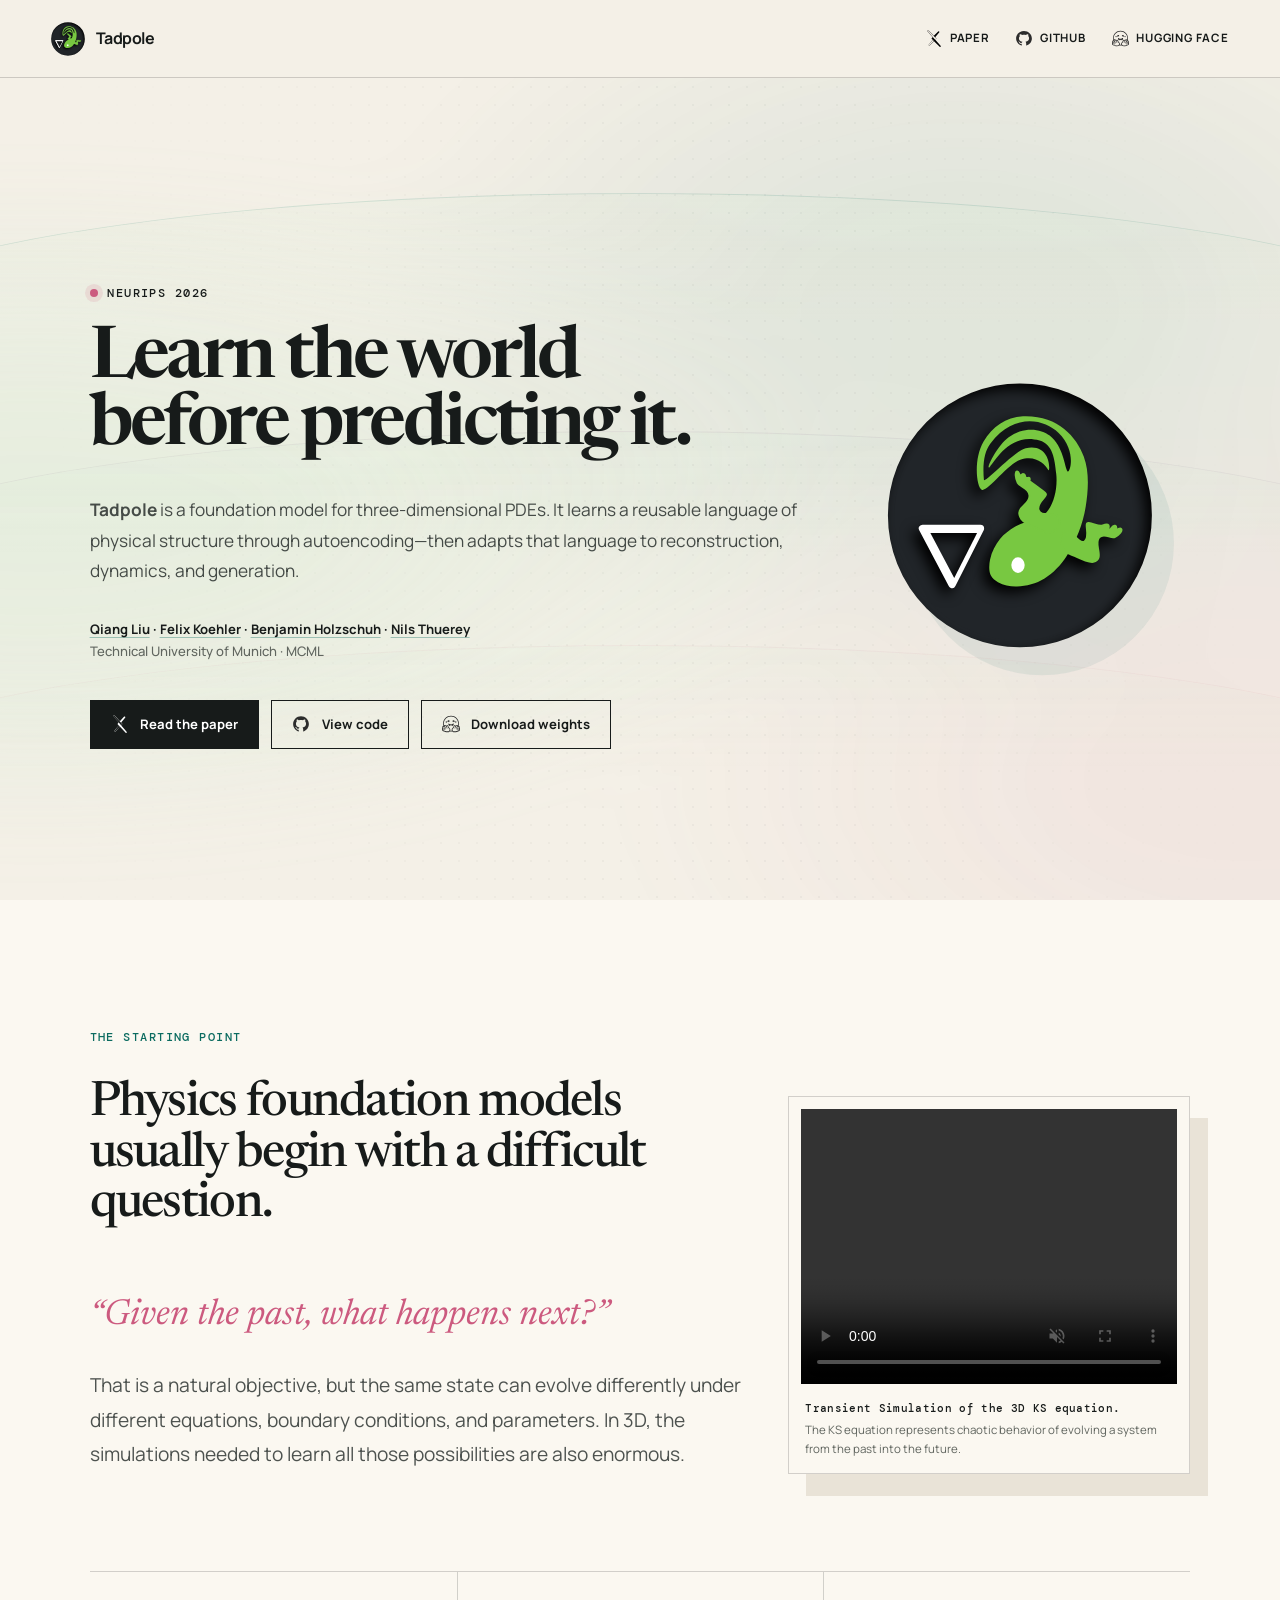
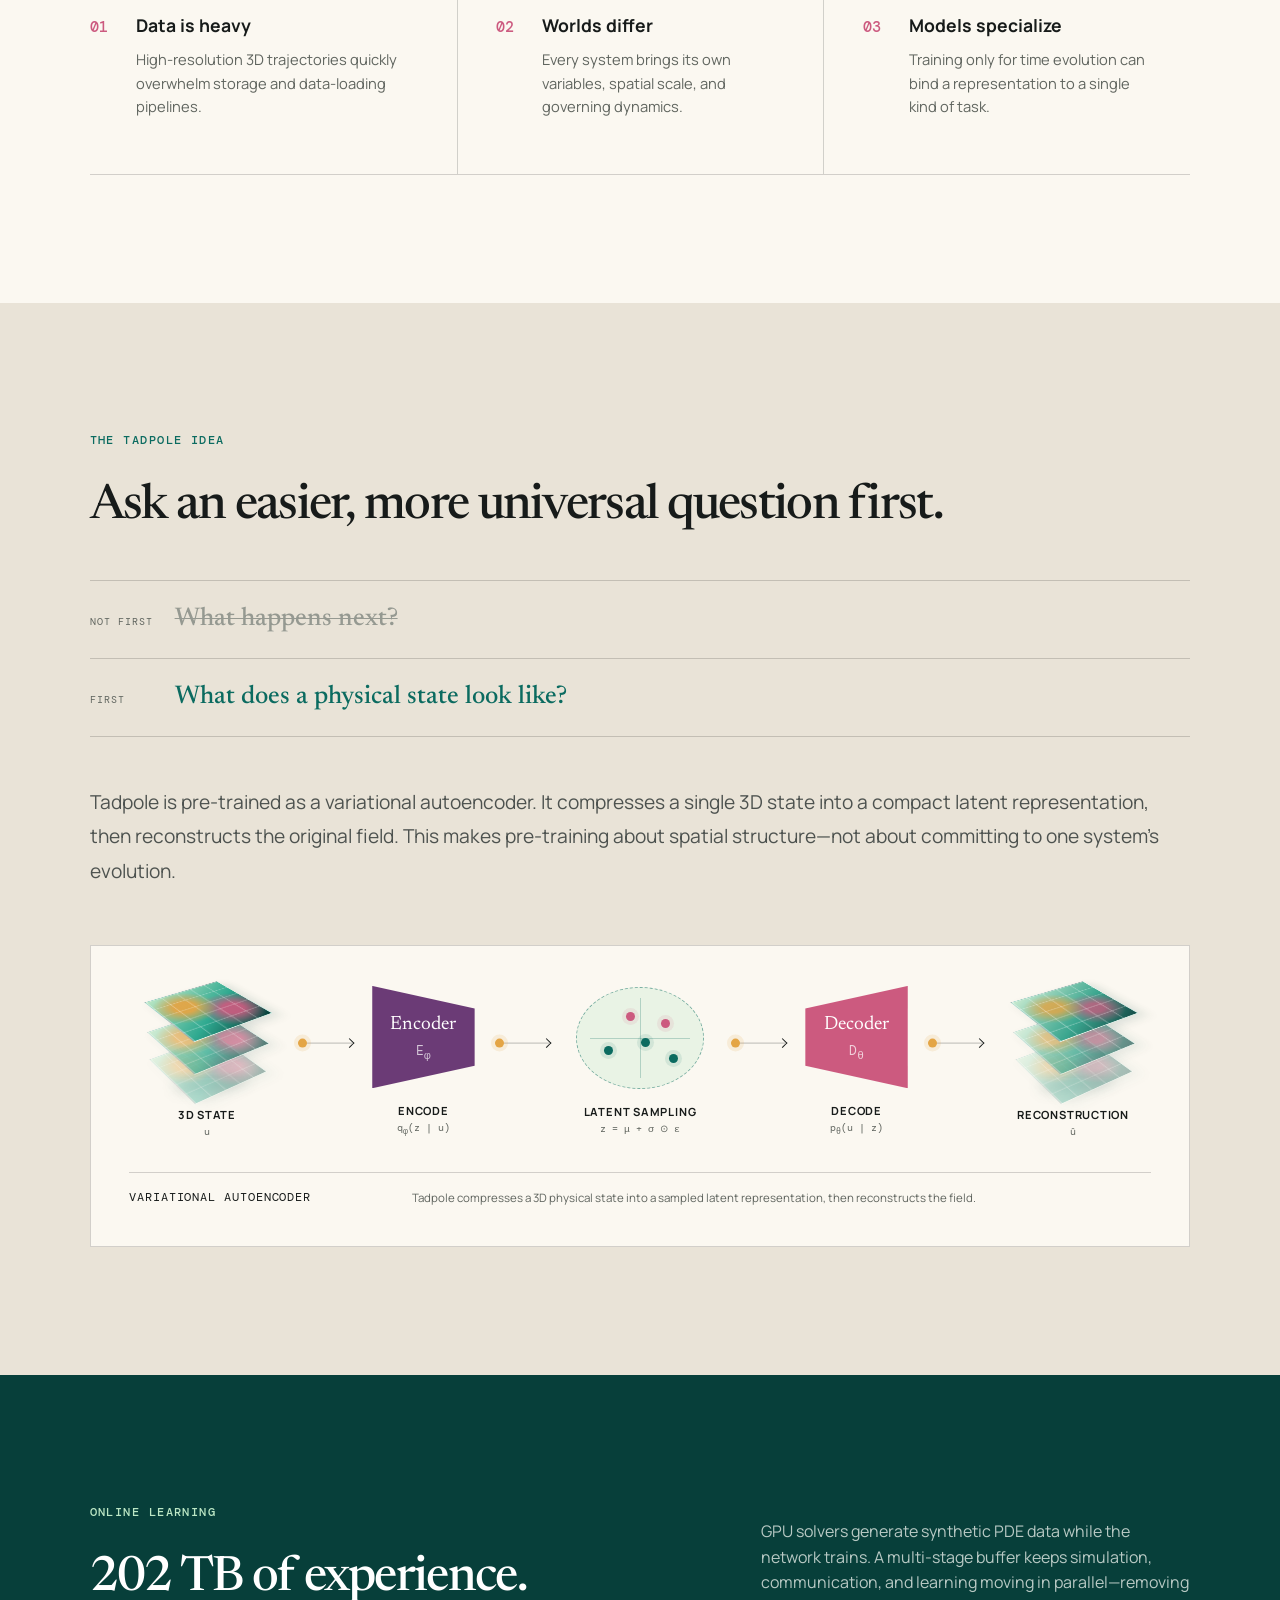
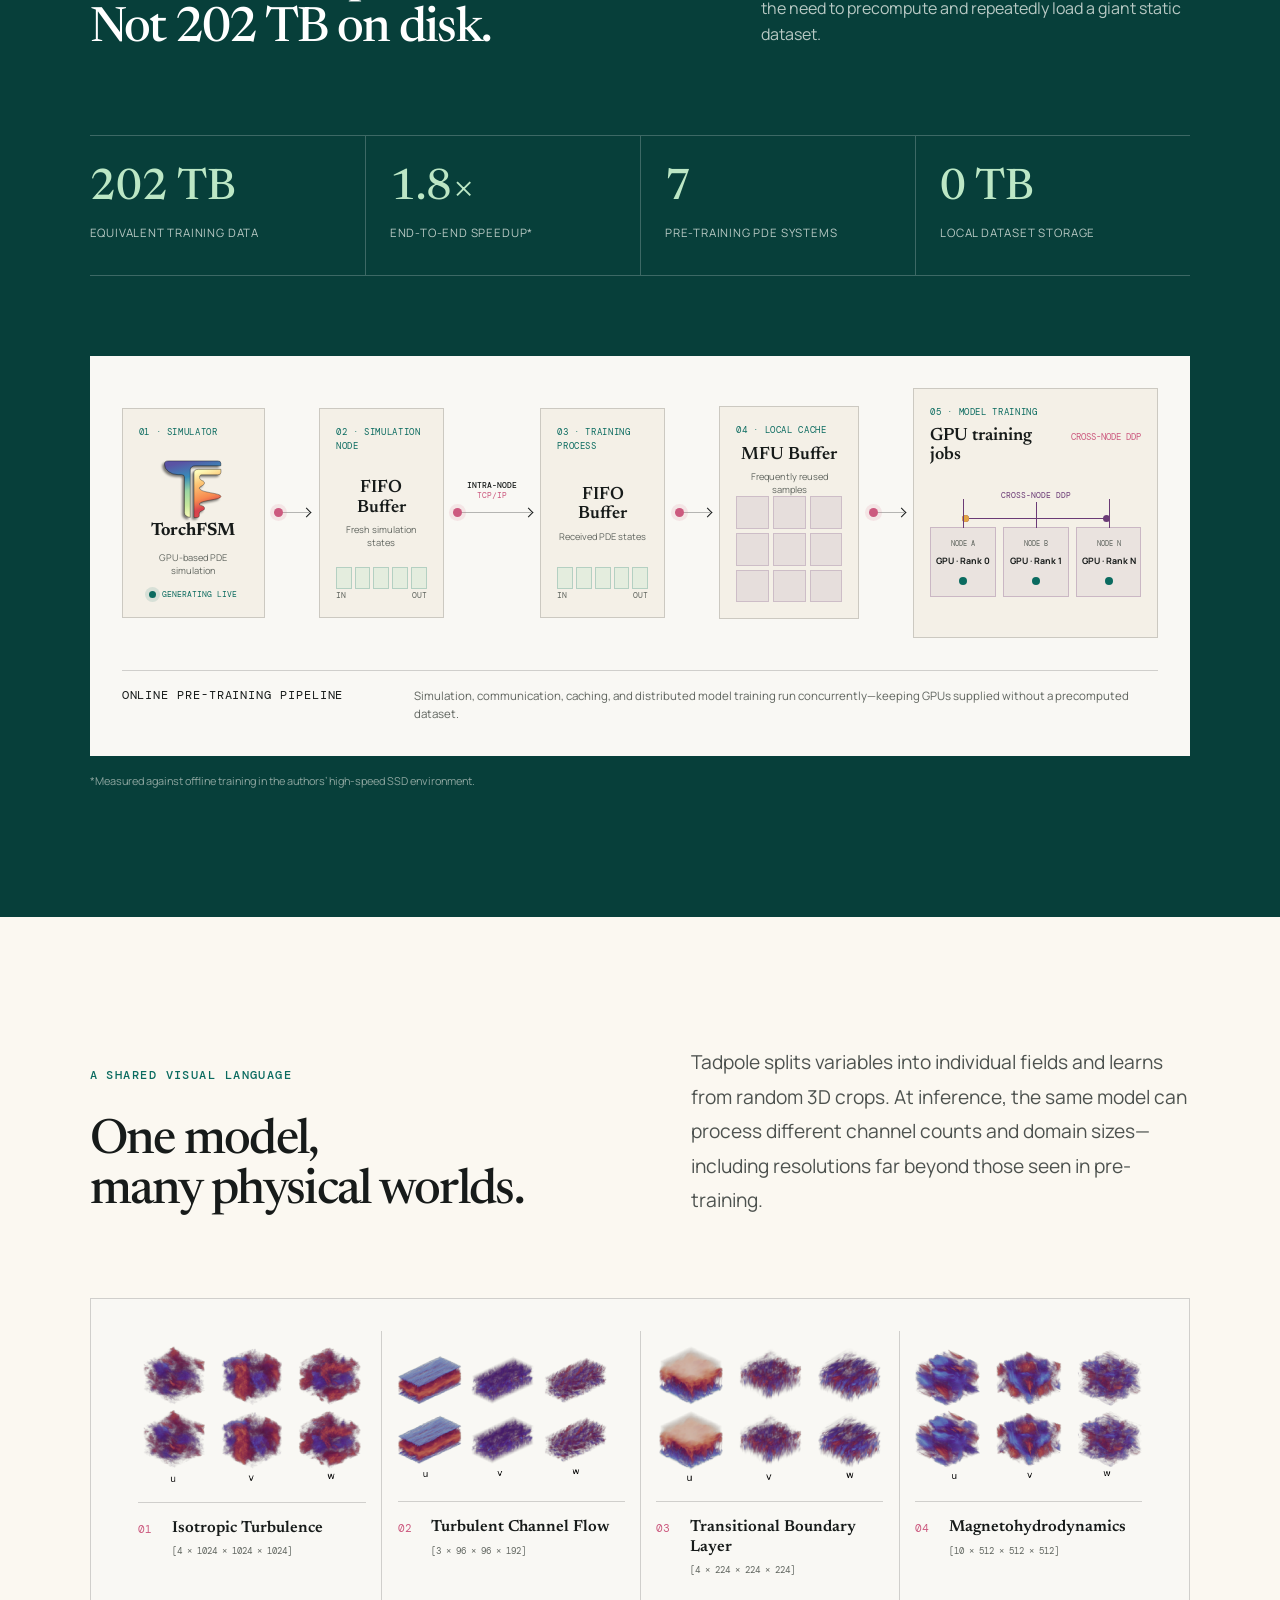
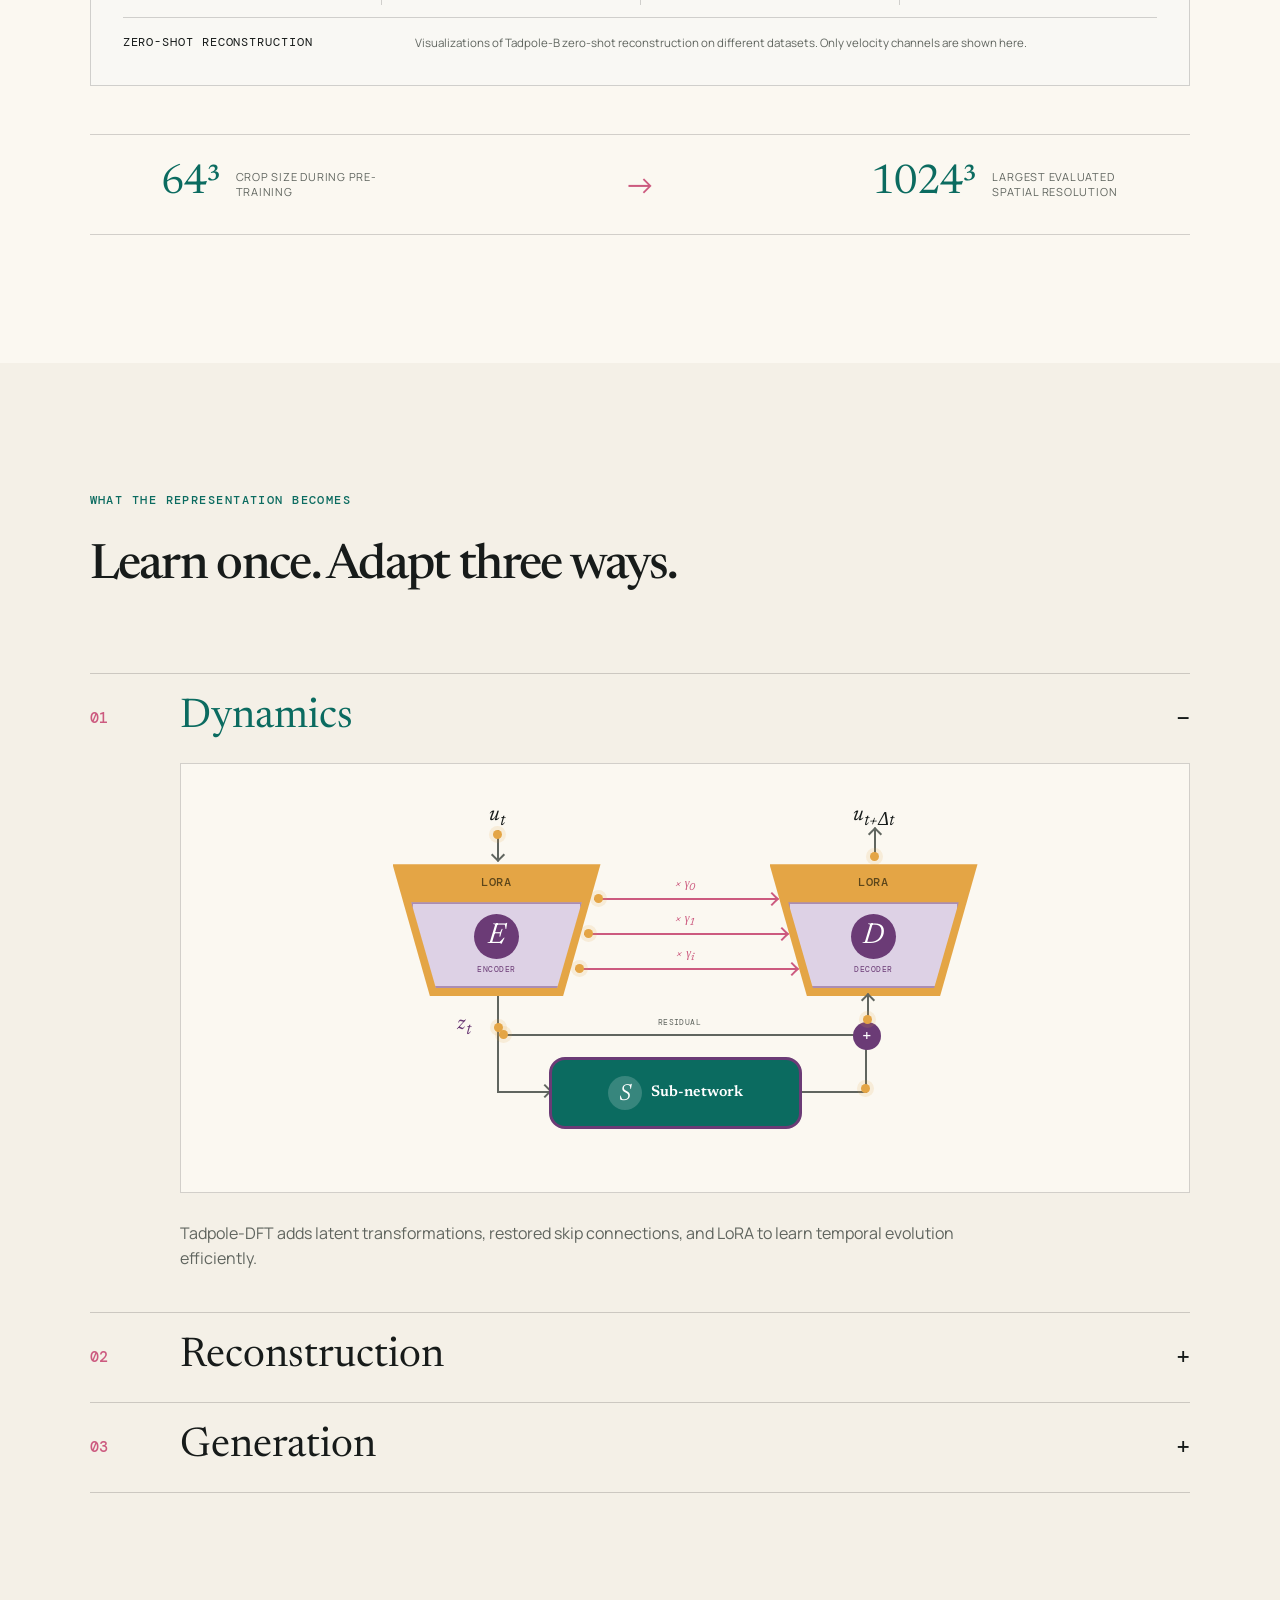
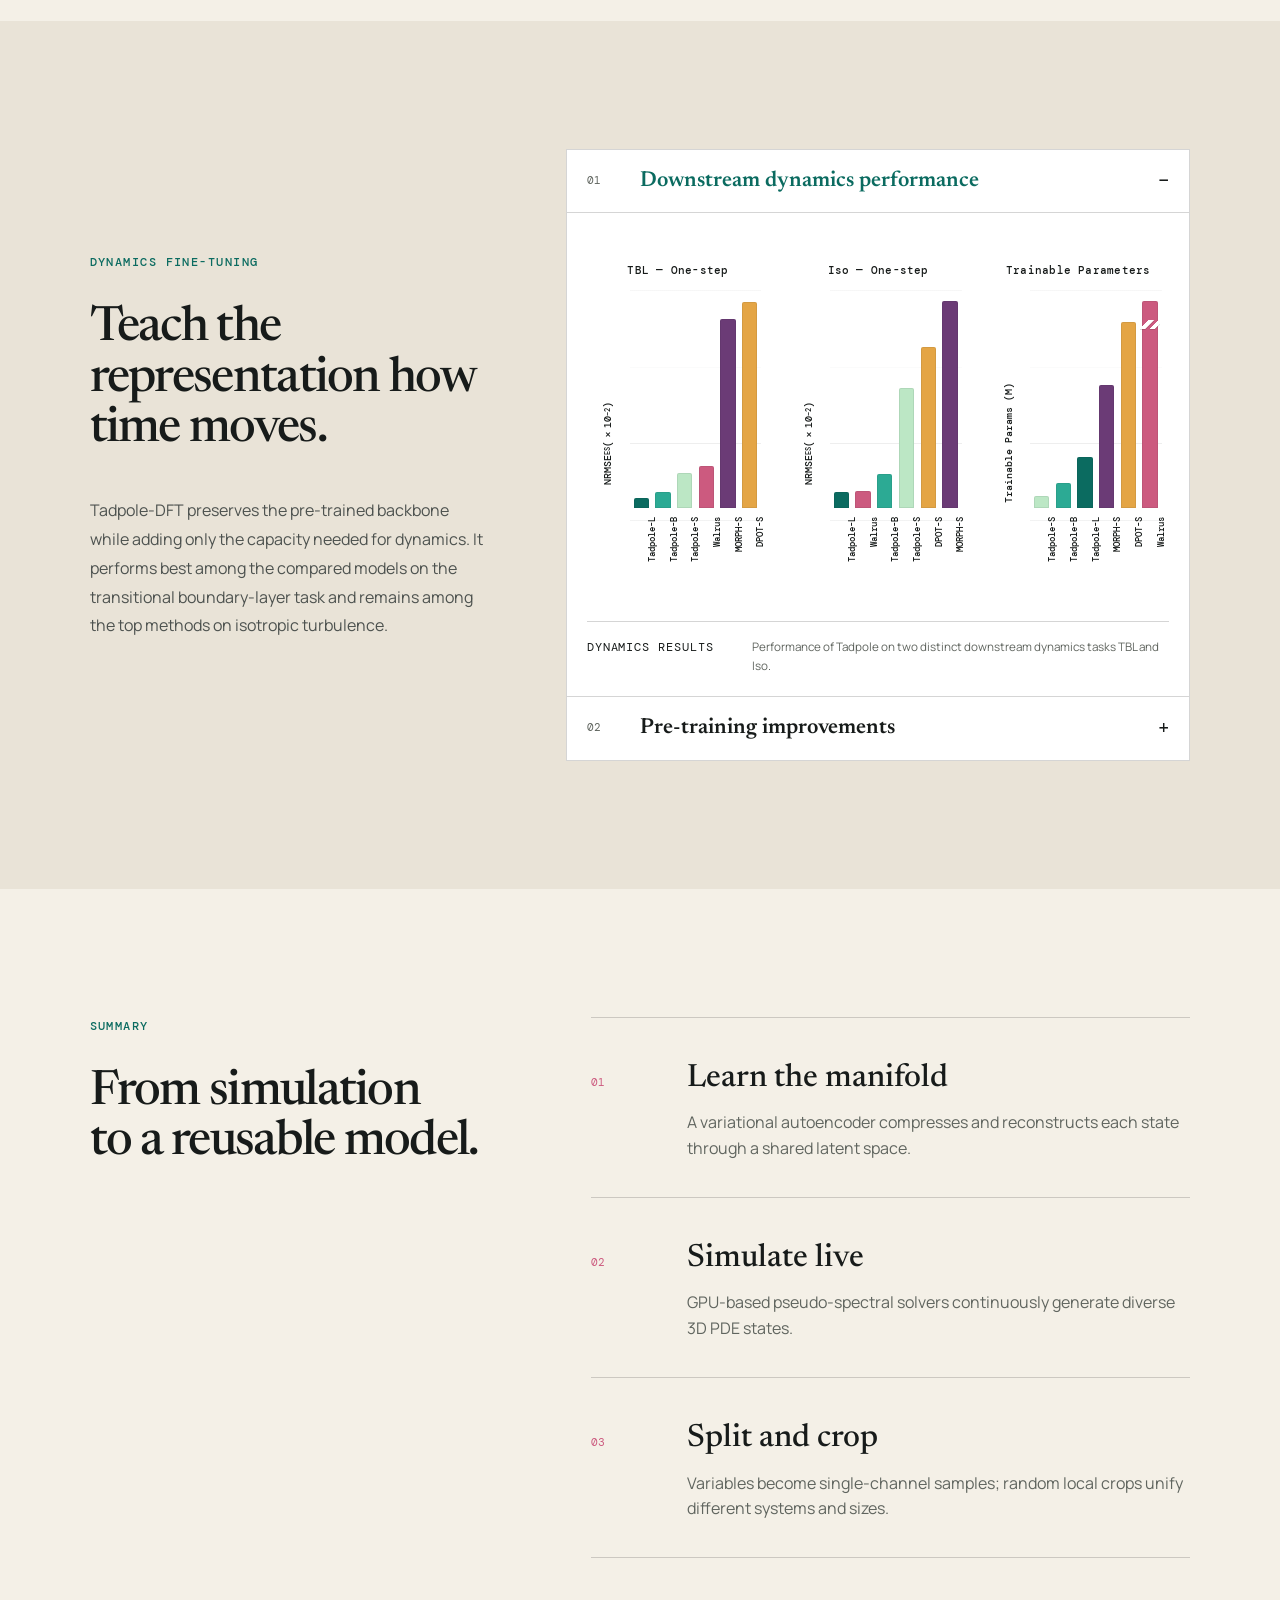
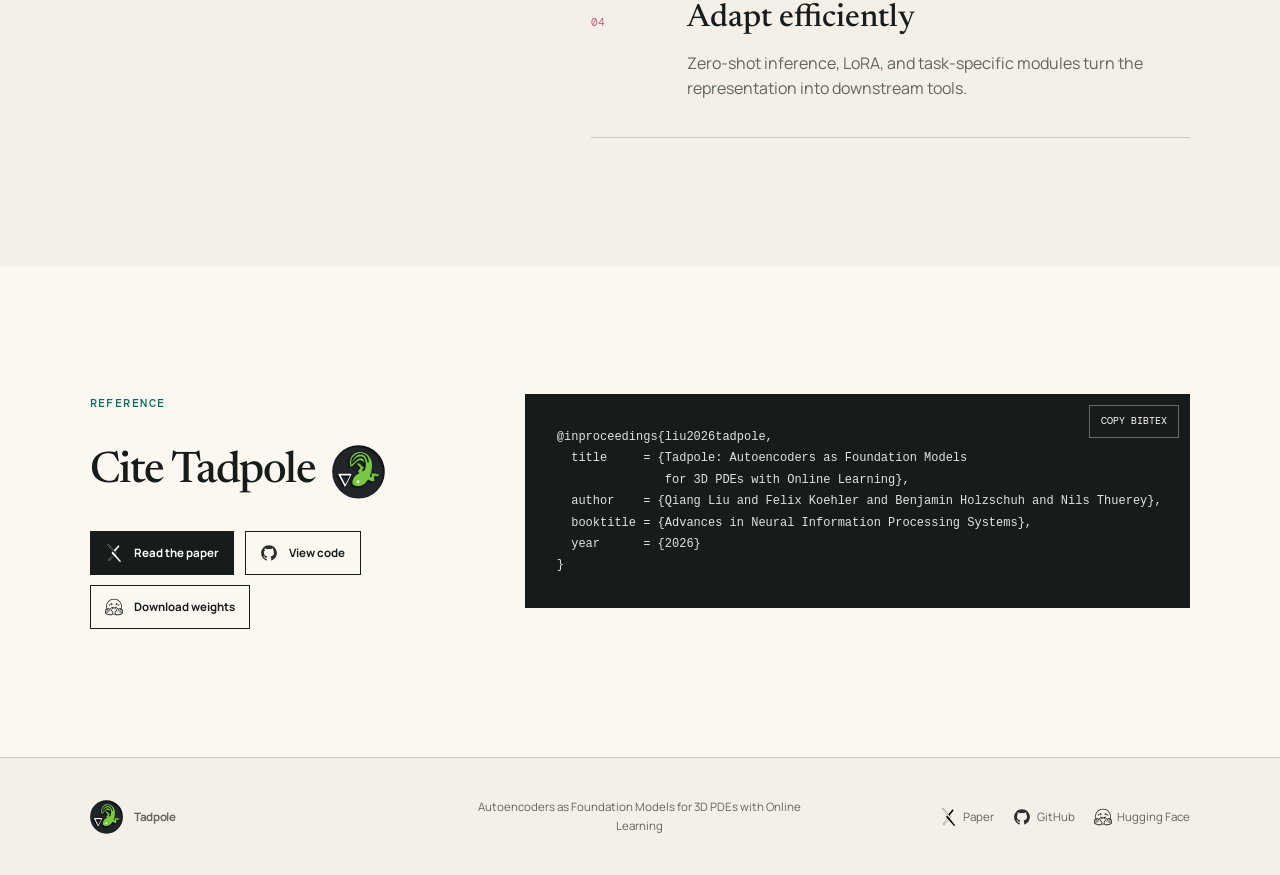
<file: gh_pages/index.html>
<!doctype html>
<html lang="en">
  <head>
    <meta charset="utf-8" />
    <meta name="viewport" content="width=device-width, initial-scale=1" />
    <meta
      name="description"
      content="Tadpole is a foundation model for 3D PDEs that learns transferable representations through autoencoding and online simulation."
    />
    <meta name="theme-color" content="#f4f0e7" />
    <meta property="og:title" content="Tadpole: Autoencoders as Foundation Models for 3D PDEs" />
    <meta
      property="og:description"
      content="Learn the shape of the physical world first. Then learn how it moves."
    />
    <meta property="og:type" content="website" />
    <meta property="og:image" content="assets/blog/pic/fig2.png" />
    <title>Tadpole — Foundation Models for 3D PDEs</title>
    <link rel="icon" href="assets/tadpole.svg" type="image/svg+xml" />
    <link rel="preconnect" href="https://fonts.googleapis.com" />
    <link rel="preconnect" href="https://fonts.gstatic.com" crossorigin />
    <link
      href="https://fonts.googleapis.com/css2?family=DM+Mono:wght@400;500&family=Manrope:wght@400;500;600;700&family=Newsreader:opsz,wght@6..72,500;6..72,600&display=swap"
      rel="stylesheet"
    />
    <link rel="stylesheet" href="styles.css?v=20261026-14" />
  </head>
  <body>
    <div class="page-loader" aria-hidden="true">
      <div class="page-loader-brand">
        <img src="assets/tadpole.svg" alt="" />
        <strong>Tadpole</strong>
        <span>Foundation models for 3D PDEs</span>
        <i><b></b></i>
      </div>
    </div>
    <a class="skip-link" href="#story">Skip to the story</a>

    <header class="site-header">
      <a class="brand" href="#top" aria-label="Tadpole, back to top">
        <img class="brand-logo" src="assets/tadpole.svg" alt="" />
        <span>Tadpole</span>
      </a>
      <div class="header-actions" aria-label="Project links">
        <a class="header-link" href="https://arxiv.org/abs/2605.15284" aria-label="Read the Tadpole paper on arXiv">
          <img class="link-icon" src="assets/images/thirdparty_icons/arXiv_black.svg" alt="" /><span class="link-label">Paper</span>
        </a>
        <a class="header-link" href="https://github.com/tum-pbs/tadpole" aria-label="View Tadpole on GitHub">
          <img class="link-icon" src="assets/images/thirdparty_icons/githubb_black.svg" alt="" /><span class="link-label">GitHub</span>
        </a>
        <a class="header-link" href="https://huggingface.co/thuerey-group/Tadpole" aria-label="Download Tadpole from Hugging Face">
          <img class="link-icon" src="assets/images/thirdparty_icons/Huggingface_black.svg" alt="" /><span class="link-label">Hugging Face</span>
        </a>
      </div>
    </header>

    <main id="top">
      <section class="hero" aria-labelledby="hero-title">
        <div class="hero-flow" aria-hidden="true">
          <span></span><span></span><span></span>
        </div>
        <div class="hero-copy">
          <div class="eyebrow"><span class="dot"></span> NeurIPS 2026</div>
          <h1 id="hero-title">Learn the world<br /><span class="hero-title-line">before predicting it.</span></h1>
          <p class="hero-deck">
            <strong>Tadpole</strong> is a foundation model for three-dimensional PDEs.
            It learns a reusable language of physical structure through autoencoding—then
            adapts that language to reconstruction, dynamics, and generation.
          </p>
          <p class="authors">
            <a href="https://qiauil.github.io/">Qiang Liu</a> ·
            <a href="https://fkoehler.site/">Felix Koehler</a> ·
            <a href="https://www.linkedin.com/in/benjamin-holzschuh-022768236/">Benjamin Holzschuh</a> ·
            <a href="https://ge.in.tum.de/about/n-thuerey/">Nils Thuerey</a>
            <span>Technical University of Munich · MCML</span>
          </p>
          <div class="hero-actions">
            <a class="button button-primary" href="https://arxiv.org/abs/2605.15284">
              <img class="link-icon" src="assets/images/thirdparty_icons/arXiv_white.svg" alt="" />Read the paper
            </a>
            <a class="button button-secondary" href="https://github.com/tum-pbs/tadpole">
              <img class="link-icon" src="assets/images/thirdparty_icons/githubb_black.svg" alt="" />View code
            </a>
            <a class="button button-secondary" href="https://huggingface.co/thuerey-group/Tadpole">
              <img class="link-icon" src="assets/images/thirdparty_icons/Huggingface_black.svg" alt="" />Download weights
            </a>
          </div>
        </div>

        <div class="hero-visual hero-logo-visual">
          <img src="assets/tadpole.svg" alt="Tadpole logo" />
        </div>
      </section>

      <section class="story-intro section" id="story">
        <p class="section-kicker">The starting point</p>
        <div class="story-intro-lead">
          <div class="story-intro-copy">
            <h2>Physics foundation models usually begin with a difficult question.</h2>
            <p class="statement">“Given the past, what happens next?”</p>
            <p class="body-large">
              That is a natural objective, but the same state can evolve differently under different
              equations, boundary conditions, and parameters. In 3D, the simulations needed to learn
              all those possibilities are also enormous.
            </p>
          </div>
          <figure class="ks-video">
            <video
              src="assets/video/ks.mp4"
              width="364"
              height="266"
              autoplay
              loop
              muted
              playsinline
              controls
              aria-describedby="ks-video-caption"
            ></video>
            <figcaption id="ks-video-caption">
              <strong>Transient Simulation of the 3D KS equation.</strong>
              The KS equation represents chaotic behavior of evolving a system from the past into the future.
            </figcaption>
          </figure>
        </div>
        <div class="challenge-grid" aria-label="Three challenges for 3D physics foundation models">
          <article>
            <span>01</span>
            <h3>Data is heavy</h3>
            <p>High-resolution 3D trajectories quickly overwhelm storage and data-loading pipelines.</p>
          </article>
          <article>
            <span>02</span>
            <h3>Worlds differ</h3>
            <p>Every system brings its own variables, spatial scale, and governing dynamics.</p>
          </article>
          <article>
            <span>03</span>
            <h3>Models specialize</h3>
            <p>Training only for time evolution can bind a representation to a single kind of task.</p>
          </article>
        </div>
      </section>

      <section class="pivot section" id="idea">
        <div class="pivot-copy">
          <p class="section-kicker">The Tadpole idea</p>
          <h2>Ask an easier, more universal question first.</h2>
          <div class="question-swap">
            <div class="question old"><span>Not first</span><s>What happens next?</s></div>
            <div class="question new"><span>First</span><strong>What does a physical state look like?</strong></div>
          </div>
          <p class="body-large">
            Tadpole is pre-trained as a variational autoencoder. It compresses a single 3D state
            into a compact latent representation, then reconstructs the original field. This makes
            pre-training about spatial structure—not about committing to one system’s evolution.
          </p>
        </div>
        <figure class="vae-animation" aria-labelledby="vae-animation-caption">
          <div class="vae-flow">
            <div class="vae-stage vae-field-stage">
              <div class="vae-field-card" aria-hidden="true">
                <span class="vae-field-plane vae-plane-back"></span>
                <span class="vae-field-plane vae-plane-middle"></span>
                <span class="vae-field-plane vae-plane-front"></span>
              </div>
              <strong>3D state</strong>
              <small>u</small>
            </div>

            <div class="vae-connector" style="--delay: 0s" aria-hidden="true"><i></i></div>

            <div class="vae-stage">
              <div class="vae-module vae-encoder" aria-hidden="true">
                <span>Encoder</span>
                <small>E<sub>φ</sub></small>
              </div>
              <strong>Encode</strong>
              <small>q<sub>φ</sub>(z | u)</small>
            </div>

            <div class="vae-connector" style="--delay: .55s" aria-hidden="true"><i></i></div>

            <div class="vae-stage vae-latent-stage">
              <div class="vae-latent" aria-hidden="true">
                <span class="latent-axis latent-axis-x"></span>
                <span class="latent-axis latent-axis-y"></span>
                <i style="--x: 25%; --y: 62%; --d: 0s"></i>
                <i style="--x: 42%; --y: 28%; --d: -.35s"></i>
                <i style="--x: 54%; --y: 54%; --d: -.7s"></i>
                <i style="--x: 70%; --y: 35%; --d: -1.05s"></i>
                <i style="--x: 76%; --y: 70%; --d: -1.4s"></i>
              </div>
              <strong>Latent sampling</strong>
              <small>z = μ + σ ⊙ ε</small>
            </div>

            <div class="vae-connector" style="--delay: 1.1s" aria-hidden="true"><i></i></div>

            <div class="vae-stage">
              <div class="vae-module vae-decoder" aria-hidden="true">
                <span>Decoder</span>
                <small>D<sub>θ</sub></small>
              </div>
              <strong>Decode</strong>
              <small>p<sub>θ</sub>(u | z)</small>
            </div>

            <div class="vae-connector" style="--delay: 1.65s" aria-hidden="true"><i></i></div>

            <div class="vae-stage vae-field-stage">
              <div class="vae-field-card vae-field-output" aria-hidden="true">
                <span class="vae-field-plane vae-plane-back"></span>
                <span class="vae-field-plane vae-plane-middle"></span>
                <span class="vae-field-plane vae-plane-front"></span>
              </div>
              <strong>Reconstruction</strong>
              <small>û</small>
            </div>
          </div>
          <figcaption id="vae-animation-caption">
            <span>Variational autoencoder</span>
            Tadpole compresses a 3D physical state into a sampled latent representation, then reconstructs the field.
          </figcaption>
        </figure>
      </section>

      <section class="online section" id="online">
        <div class="online-heading">
          <div class="online-title-block">
            <p class="section-kicker light">Online learning</p>
            <h2>202 TB of experience.<br />Not 202 TB on disk.</h2>
          </div>
          <p>
            GPU solvers generate synthetic PDE data while the network trains. A multi-stage buffer
            keeps simulation, communication, and learning moving in parallel—removing the need to
            precompute and repeatedly load a giant static dataset.
          </p>
        </div>
        <div class="stats-row">
          <div><strong>202 TB</strong><span>equivalent training data</span></div>
          <div><strong>1.8×</strong><span>end-to-end speedup*</span></div>
          <div><strong>7</strong><span>pre-training PDE systems</span></div>
          <div><strong>0 TB</strong><span>local dataset storage</span></div>
        </div>
        <figure class="online-animation" aria-labelledby="online-animation-caption">
          <div class="online-dataflow">
            <div class="online-node simulator-node">
              <span class="online-step">01 · Simulator</span>
              <a class="torchfsm-link" href="https://qiauil.github.io/torchfsm/" aria-label="Visit the TorchFSM project website">
                <img src="assets/torchfsm.svg" alt="TorchFSM logo" />
                <strong>TorchFSM</strong>
              </a>
              <small>GPU-based PDE simulation</small>
              <div class="sim-status"><i></i><span>Generating live</span></div>
            </div>

            <div class="online-connector" style="--flow-delay: 0s" aria-hidden="true"><i></i></div>

            <div class="online-node buffer-node">
              <span class="online-step">02 · Simulation node</span>
              <strong>FIFO Buffer</strong>
              <small>Fresh simulation states</small>
              <div class="fifo-queue" aria-hidden="true">
                <i></i><i></i><i></i><i></i><i></i>
              </div>
              <div class="queue-labels"><span>in</span><span>out</span></div>
            </div>

            <div class="online-connector tcp-connector" style="--flow-delay: .5s">
              <span><strong>Intra-node</strong> TCP/IP</span><i aria-hidden="true"></i>
            </div>

            <div class="online-node buffer-node">
              <span class="online-step">03 · Training process</span>
              <strong>FIFO Buffer</strong>
              <small>Received PDE states</small>
              <div class="fifo-queue fifo-queue-receive" aria-hidden="true">
                <i></i><i></i><i></i><i></i><i></i>
              </div>
              <div class="queue-labels"><span>in</span><span>out</span></div>
            </div>

            <div class="online-connector" style="--flow-delay: 1s" aria-hidden="true"><i></i></div>

            <div class="online-node mfu-node">
              <span class="online-step">04 · Local cache</span>
              <strong>MFU Buffer</strong>
              <small>Frequently reused samples</small>
              <div class="mfu-grid" aria-hidden="true">
                <i></i><i></i><i></i><i></i><i></i><i></i><i></i><i></i><i></i>
              </div>
            </div>

            <div class="online-connector" style="--flow-delay: 1.5s" aria-hidden="true"><i></i></div>

            <div class="online-node training-node">
              <div class="training-heading">
                <span class="online-step">05 · Model training</span>
                <strong>GPU training jobs</strong>
                <small>Cross-node DDP</small>
              </div>
              <div class="ddp-cluster" aria-label="Multiple GPU jobs connected through cross-node distributed data parallel training">
                <span class="ddp-label">Cross-node DDP</span>
                <div class="ddp-rail" aria-hidden="true"><i></i></div>
                <div class="gpu-job"><span>Node A</span><strong>GPU · Rank 0</strong><i></i></div>
                <div class="gpu-job"><span>Node B</span><strong>GPU · Rank 1</strong><i></i></div>
                <div class="gpu-job"><span>Node N</span><strong>GPU · Rank N</strong><i></i></div>
              </div>
            </div>
          </div>
          <figcaption id="online-animation-caption">
            <span>Online pre-training pipeline</span>
            Simulation, communication, caching, and distributed model training run concurrently—keeping GPUs supplied without a precomputed dataset.
          </figcaption>
        </figure>
        <p class="footnote">*Measured against offline training in the authors’ high-speed SSD environment.</p>
      </section>

      <section class="transfer section">
        <div class="transfer-heading">
          <div>
            <p class="section-kicker">A shared visual language</p>
            <h2>One model,<br />many physical worlds.</h2>
          </div>
          <p class="body-large">
            Tadpole splits variables into individual fields and learns from random 3D crops. At inference,
            the same model can process different channel counts and domain sizes—including resolutions far
            beyond those seen in pre-training.
          </p>
        </div>
        <div class="reconstruction-panel">
          <div
            class="reconstruction-showcase"
            aria-label="Tadpole-B zero-shot reconstructions on four unseen physical systems"
            aria-describedby="reconstruction-overall-caption"
          >
            <figure class="reconstruction-item">
            <div class="reconstruction-image">
              <img
                src="assets/images/reconstruction_vis/iso.png"
                alt="Zero-shot reconstruction visualization for isotropic turbulence"
              />
            </div>
            <figcaption>
              <span>01</span>
              <strong>Isotropic Turbulence</strong>
              <code>[4 × 1024 × 1024 × 1024]</code>
            </figcaption>
            </figure>
            <figure class="reconstruction-item">
            <div class="reconstruction-image">
              <img
                src="assets/images/reconstruction_vis/tcf.png"
                alt="Zero-shot reconstruction visualization for turbulent channel flow"
              />
            </div>
            <figcaption>
              <span>02</span>
              <strong>Turbulent Channel Flow</strong>
              <code>[3 × 96 × 96 × 192]</code>
            </figcaption>
            </figure>
            <figure class="reconstruction-item">
            <div class="reconstruction-image">
              <img
                src="assets/images/reconstruction_vis/tbl.png"
                alt="Zero-shot reconstruction visualization for a transitional boundary layer"
              />
            </div>
            <figcaption>
              <span>03</span>
              <strong>Transitional Boundary Layer</strong>
              <code>[4 × 224 × 224 × 224]</code>
            </figcaption>
            </figure>
            <figure class="reconstruction-item">
            <div class="reconstruction-image">
              <img
                src="assets/images/reconstruction_vis/mhd.png"
                alt="Zero-shot reconstruction visualization for magnetohydrodynamics"
              />
            </div>
            <figcaption>
              <span>04</span>
              <strong>Magnetohydrodynamics</strong>
              <code>[10 × 512 × 512 × 512]</code>
            </figcaption>
            </figure>
          </div>
          <div class="reconstruction-overall-caption" id="reconstruction-overall-caption">
            <span>Zero-shot reconstruction</span>
            <p>Visualizations of Tadpole-B zero-shot reconstruction on different datasets. Only velocity channels are shown here.</p>
          </div>
        </div>
        <div class="callout-line">
          <div class="callout-stat"><span>64³</span><p>crop size during pre-training</p></div>
          <i aria-hidden="true">→</i>
          <div class="callout-stat"><span>1024³</span><p>largest evaluated spatial resolution</p></div>
        </div>
      </section>

      <section class="outcomes section" id="results">
        <p class="section-kicker">What the representation becomes</p>
        <h2>Learn once. Adapt three ways.</h2>
        <div class="outcome-list">
          <article class="outcome active" data-outcome="predict">
            <button type="button" aria-expanded="true">
              <span class="outcome-index">01</span>
              <span class="outcome-title">Dynamics</span>
              <span class="outcome-icon">−</span>
            </button>
            <div class="outcome-detail">
              <p>Tadpole-DFT adds latent transformations, restored skip connections, and LoRA to learn temporal evolution efficiently.</p>
              <div class="outcome-diagram dynamics-diagram" role="group" aria-label="Dynamics architecture: the encoder and decoder are connected by skip connections, while the latent state follows both a direct residual path and a sub-network path before merging at the decoder">
                <div class="dft-map">
                  <span class="architecture-state dft-input-state">u<sub>t</sub></span>
                  <span class="dft-input-arrow" aria-hidden="true"></span>
                  <div class="architecture-block architecture-encoder dft-encoder" tabindex="0" data-tooltip="Low rank adaption for the backbone" aria-label="LoRA encoder block: Low rank adaption for the backbone">
                    <span class="lora-label">LoRA</span>
                    <div class="architecture-block-inner">
                      <i>E</i><small>Encoder</small>
                    </div>
                  </div>
                  <div class="dft-skip-bank" tabindex="0" data-tooltip="Predict with high-resolution spatial information" aria-label="Skip connections: Predict with high-resolution spatial information">
                    <span><em>× γ<sub>0</sub></em><i></i></span>
                    <span><em>× γ<sub>1</sub></em><i></i></span>
                    <span><em>× γ<sub>i</sub></em><i></i></span>
                  </div>
                  <div class="architecture-block architecture-decoder dft-decoder" tabindex="0" data-tooltip="Low rank adaption for the backbone" aria-label="LoRA decoder block: Low rank adaption for the backbone">
                    <span class="lora-label">LoRA</span>
                    <div class="architecture-block-inner">
                      <i>D</i><small>Decoder</small>
                    </div>
                  </div>
                  <span class="dft-output-arrow" aria-hidden="true"></span>
                  <span class="architecture-state dft-output-state">u<sub>t+Δt</sub></span>
                  <span class="latent-state dft-latent-state">z<sub>t</sub></span>
                  <span class="dft-residual-direct" aria-hidden="true"><em>Residual</em></span>
                  <span class="dft-subnetwork-input" aria-hidden="true"></span>
                  <div class="dft-subnetwork" tabindex="0" data-tooltip="Capture cross-variable interactions in latent space" aria-label="Sub-network: Capture cross-variable interactions in latent space"><i>S</i><span>Sub-network</span></div>
                  <span class="dft-subnetwork-output" aria-hidden="true"></span>
                  <div class="merge-node dft-merge" aria-hidden="true">+</div>
                  <span class="dft-merge-up" aria-hidden="true"></span>
                </div>
              </div>
            </div>
          </article>
          <article class="outcome" data-outcome="reconstruct">
            <button type="button" aria-expanded="false">
              <span class="outcome-index">02</span>
              <span class="outcome-title">Reconstruction</span>
              <span class="outcome-icon">+</span>
            </button>
            <div class="outcome-detail">
              <p>Use the pre-trained model directly on unseen systems, or fine-tune it for sharper domain-specific reconstructions.</p>
              <div class="outcome-diagram compact-diagram" role="group" aria-label="Reconstruction architecture: an input state passes through a LoRA-adapted encoder and decoder to produce a reconstruction">
                <div class="architecture-flow">
                  <span class="architecture-state">u<sub>t</sub></span>
                  <span class="architecture-arrow arrow-down" aria-hidden="true"></span>
                  <div class="architecture-block architecture-encoder" tabindex="0" data-tooltip="Low rank adaption for the backbone" aria-label="LoRA encoder block: Low rank adaption for the backbone">
                    <span class="lora-label">LoRA</span>
                    <div class="architecture-block-inner">
                      <i>E</i><small>Encoder</small>
                    </div>
                  </div>
                  <span class="architecture-arrow arrow-down" aria-hidden="true"></span>
                  <div class="architecture-block architecture-decoder" tabindex="0" data-tooltip="Low rank adaption for the backbone" aria-label="LoRA decoder block: Low rank adaption for the backbone">
                    <span class="lora-label lora-bottom">LoRA</span>
                    <div class="architecture-block-inner">
                      <i>D</i><small>Decoder</small>
                    </div>
                  </div>
                  <span class="architecture-arrow arrow-down" aria-hidden="true"></span>
                  <span class="architecture-state">û<sub>t</sub></span>
                </div>
              </div>
            </div>
          </article>
          <article class="outcome" data-outcome="generate">
            <button type="button" aria-expanded="false">
              <span class="outcome-index">03</span>
              <span class="outcome-title">Generation</span>
              <span class="outcome-icon">+</span>
            </button>
            <div class="outcome-detail">
              <p>Train a flow-matching model in the compact latent space, then decode new samples into full 3D physical fields.</p>
              <div class="outcome-diagram compact-diagram" role="group" aria-label="Generation architecture: an input state passes through a LoRA-adapted encoder into a compact latent representation used by a generative model">
                <div class="architecture-flow">
                  <span class="architecture-state">u<sub>t</sub></span>
                  <span class="architecture-arrow arrow-down" aria-hidden="true"></span>
                  <div class="architecture-block architecture-encoder" tabindex="0" data-tooltip="Low rank adaption for the backbone" aria-label="LoRA encoder block: Low rank adaption for the backbone">
                    <span class="lora-label">LoRA</span>
                    <div class="architecture-block-inner">
                      <i>E</i><small>Encoder</small>
                    </div>
                  </div>
                  <span class="latent-state">z<sub>t</sub></span>
                  <span class="architecture-arrow arrow-down" aria-hidden="true"></span>
                  <div class="generative-block" tabindex="0" data-tooltip="Generate new samples in latent space" aria-label="Generative Model: Generate new samples in latent space">
                    <span>Generative Model</span>
                    <small>Latent flow matching</small>
                  </div>
                </div>
              </div>
            </div>
          </article>
        </div>
      </section>

      <section class="evidence section">
        <div class="evidence-copy">
          <p class="section-kicker">Dynamics fine-tuning</p>
          <h2>Teach the representation how time moves.</h2>
          <p class="body-large">
            Tadpole-DFT preserves the pre-trained backbone while adding only the capacity needed for
            dynamics. It performs best among the compared models on the transitional boundary-layer
            task and remains among the top methods on isotropic turbulence.
          </p>
        </div>
        <figure class="paper-figure results-figure benchmark-figure" aria-label="Six bar plots comparing dynamics performance and trainable parameter counts">
          <div class="benchmark-accordion">
            <details class="benchmark-group benchmark-group-primary" name="dynamics-benchmark" open>
              <summary>
                <span class="benchmark-group-index">01</span>
                <span class="benchmark-group-title">Downstream dynamics performance</span>
                <span class="benchmark-group-icon" aria-hidden="true"></span>
              </summary>
              <div class="benchmark-group-content">
                <div class="benchmark-charts">
            <article class="mini-chart" aria-labelledby="chart-tbl-title">
              <h3 id="chart-tbl-title">TBL — One-step</h3>
              <div class="chart-layout">
                <div class="y-axis-title">NRMSE<sup>ES</sup> (×10<sup>−2</sup>)</div>
                <div class="bar-area">
                  <div class="bar method-tadpole-l" style="--bar-height: 4.8%" tabindex="0" data-method="Tadpole-L" data-value="0.58" aria-label="Tadpole-L: 0.58"><span>Tadpole-L</span></div>
                  <div class="bar method-tadpole-b" style="--bar-height: 7.8%" tabindex="0" data-method="Tadpole-B" data-value="0.93" aria-label="Tadpole-B: 0.93"><span>Tadpole-B</span></div>
                  <div class="bar method-tadpole-s" style="--bar-height: 16.9%" tabindex="0" data-method="Tadpole-S" data-value="2.02" aria-label="Tadpole-S: 2.02"><span>Tadpole-S</span></div>
                  <div class="bar method-walrus" style="--bar-height: 20.3%" tabindex="0" data-method="Walrus" data-value="2.44" aria-label="Walrus: 2.44"><span>Walrus</span></div>
                  <div class="bar method-morph" style="--bar-height: 91.3%" tabindex="0" data-method="MORPH-S" data-value="10.95" aria-label="MORPH-S: 10.95"><span>MORPH-S</span></div>
                  <div class="bar method-dpot" style="--bar-height: 99.7%" tabindex="0" data-method="DPOT-S" data-value="11.96" aria-label="DPOT-S: 11.96"><span>DPOT-S</span></div>
                </div>
              </div>
            </article>

            <article class="mini-chart" aria-labelledby="chart-iso-title">
              <h3 id="chart-iso-title">Iso — One-step</h3>
              <div class="chart-layout">
                <div class="y-axis-title">NRMSE<sup>ES</sup> (×10<sup>−2</sup>)</div>
                <div class="bar-area">
                  <div class="bar method-tadpole-l" style="--bar-height: 7.5%" tabindex="0" data-method="Tadpole-L" data-value="3.51" aria-label="Tadpole-L: 3.51"><span>Tadpole-L</span></div>
                  <div class="bar method-walrus" style="--bar-height: 8%" tabindex="0" data-method="Walrus" data-value="3.74" aria-label="Walrus: 3.74"><span>Walrus</span></div>
                  <div class="bar method-tadpole-b" style="--bar-height: 16.6%" tabindex="0" data-method="Tadpole-B" data-value="7.78" aria-label="Tadpole-B: 7.78"><span>Tadpole-B</span></div>
                  <div class="bar method-tadpole-s" style="--bar-height: 58.3%" tabindex="0" data-method="Tadpole-S" data-value="27.27" aria-label="Tadpole-S: 27.27"><span>Tadpole-S</span></div>
                  <div class="bar method-dpot" style="--bar-height: 77.8%" tabindex="0" data-method="DPOT-S" data-value="36.35" aria-label="DPOT-S: 36.35"><span>DPOT-S</span></div>
                  <div class="bar method-morph" style="--bar-height: 100%" tabindex="0" data-method="MORPH-S" data-value="46.74" aria-label="MORPH-S: 46.74"><span>MORPH-S</span></div>
                </div>
              </div>
            </article>

            <article class="mini-chart" aria-labelledby="chart-params-title">
              <h3 id="chart-params-title">Trainable Parameters</h3>
              <div class="chart-layout">
                <div class="y-axis-title">Trainable Params (M)</div>
                <div class="bar-area broken-scale" aria-label="Scale is broken above 55 million parameters">
                  <div class="bar method-tadpole-s" style="--bar-height: 5.5%" tabindex="0" data-method="Tadpole-S" data-value="3.0 M" aria-label="Tadpole-S: 3.0 million"><span>Tadpole-S</span></div>
                  <div class="bar method-tadpole-b" style="--bar-height: 11.8%" tabindex="0" data-method="Tadpole-B" data-value="6.5 M" aria-label="Tadpole-B: 6.5 million"><span>Tadpole-B</span></div>
                  <div class="bar method-tadpole-l" style="--bar-height: 24.7%" tabindex="0" data-method="Tadpole-L" data-value="13.6 M" aria-label="Tadpole-L: 13.6 million"><span>Tadpole-L</span></div>
                  <div class="bar method-morph" style="--bar-height: 59.6%" tabindex="0" data-method="MORPH-S" data-value="32.8 M" aria-label="MORPH-S: 32.8 million"><span>MORPH-S</span></div>
                  <div class="bar method-dpot" style="--bar-height: 90%" tabindex="0" data-method="DPOT-S" data-value="49.5 M" aria-label="DPOT-S: 49.5 million"><span>DPOT-S</span></div>
                  <div class="bar method-walrus bar-broken" style="--bar-height: 100%" tabindex="0" data-method="Walrus" data-value="1300.0 M" aria-label="Walrus: 1300 million, bar truncated with a broken axis"><span>Walrus</span></div>
                </div>
              </div>
            </article>

                </div>
                <div class="performance-caption" role="note">
                  <span>Dynamics results</span>
                  Performance of Tadpole on two distinct downstream dynamics tasks TBL and Iso.
                </div>
              </div>
            </details>

            <details class="benchmark-group" name="dynamics-benchmark">
              <summary>
                <span class="benchmark-group-index">02</span>
                <span class="benchmark-group-title">Pre-training improvements</span>
                <span class="benchmark-group-icon" aria-hidden="true"></span>
              </summary>
              <div class="benchmark-group-content">
                <div class="benchmark-charts">
            <article class="mini-chart" aria-labelledby="chart-tbl-pretrain-title">
              <h3 id="chart-tbl-pretrain-title">TBL — One-step</h3>
              <div class="chart-layout">
                <div class="y-axis-title">NRMSE<sup>ES</sup> / NRMSE<sup>ES</sup><sub>Scratch</sub></div>
                <div class="bar-area">
                  <div class="bar method-lora64" style="--bar-height: 46%" tabindex="0" data-method="DFT LORA64" data-value="0.69" aria-label="DFT LORA64: 0.69"><span>DFT LORA64</span></div>
                  <div class="bar method-lora32" style="--bar-height: 65.3%" tabindex="0" data-method="DFT LORA32" data-value="0.98" aria-label="DFT LORA32: 0.98"><span>DFT LORA32</span></div>
                  <div class="bar method-fpft" style="--bar-height: 82%" tabindex="0" data-method="FPFT" data-value="1.23" aria-label="FPFT: 1.23"><span>FPFT</span></div>
                  <div class="bar method-lora16" style="--bar-height: 96.7%" tabindex="0" data-method="DFT LORA16" data-value="1.45" aria-label="DFT LORA16: 1.45"><span>DFT LORA16</span></div>
                </div>
              </div>
            </article>

            <article class="mini-chart" aria-labelledby="chart-iso-pretrain-title">
              <h3 id="chart-iso-pretrain-title">Iso — One-step</h3>
              <div class="chart-layout">
                <div class="y-axis-title">NRMSE<sup>ES</sup> / NRMSE<sup>ES</sup><sub>Scratch</sub></div>
                <div class="bar-area">
                  <div class="bar method-lora64" style="--bar-height: 41.5%" tabindex="0" data-method="DFT LORA64" data-value="0.54" aria-label="DFT LORA64: 0.54"><span>DFT LORA64</span></div>
                  <div class="bar method-lora32" style="--bar-height: 60.8%" tabindex="0" data-method="DFT LORA32" data-value="0.79" aria-label="DFT LORA32: 0.79"><span>DFT LORA32</span></div>
                  <div class="bar method-fpft" style="--bar-height: 66.9%" tabindex="0" data-method="FPFT" data-value="0.87" aria-label="FPFT: 0.87"><span>FPFT</span></div>
                  <div class="bar method-lora16" style="--bar-height: 96.9%" tabindex="0" data-method="DFT LORA16" data-value="1.26" aria-label="DFT LORA16: 1.26"><span>DFT LORA16</span></div>
                </div>
              </div>
            </article>

            <article class="mini-chart" aria-labelledby="chart-params-pretrain-title">
              <h3 id="chart-params-pretrain-title">Trainable Parameters</h3>
              <div class="chart-layout">
                <div class="y-axis-title">Trainable Params (M)</div>
                <div class="bar-area">
                  <div class="bar method-lora16" style="--bar-height: 12.3%" tabindex="0" data-method="DFT LORA16" data-value="5.1 M" aria-label="DFT LORA16: 5.1 million"><span>DFT LORA16</span></div>
                  <div class="bar method-lora32" style="--bar-height: 15.6%" tabindex="0" data-method="DFT LORA32" data-value="6.5 M" aria-label="DFT LORA32: 6.5 million"><span>DFT LORA32</span></div>
                  <div class="bar method-lora64" style="--bar-height: 22.4%" tabindex="0" data-method="DFT LORA64" data-value="9.3 M" aria-label="DFT LORA64: 9.3 million"><span>DFT LORA64</span></div>
                  <div class="bar method-fpft" style="--bar-height: 100%" tabindex="0" data-method="FPFT" data-value="41.6 M" aria-label="FPFT: 41.6 million"><span>FPFT</span></div>
                </div>
              </div>
            </article>
                </div>
                <div class="performance-caption" role="note">
                  <span>Pre-training gains</span>
                  Performance improvements on the dynamics test from pre-training of Tadpole.
                </div>
              </div>
            </details>
          </div>
        </figure>
      </section>

      <section class="method section" id="method">
        <div class="method-heading">
          <p class="section-kicker">Summary</p>
          <h2>From simulation<br />to a reusable model.</h2>
        </div>
        <ol class="method-steps">
          <li>
            <span>01</span>
            <div><h3>Learn the manifold</h3><p>A variational autoencoder compresses and reconstructs each state through a shared latent space.</p></div>
          </li>
          <li>
            <span>02</span>
            <div><h3>Simulate live</h3><p>GPU-based pseudo-spectral solvers continuously generate diverse 3D PDE states.</p></div>
          </li>
          <li>
            <span>03</span>
            <div><h3>Split and crop</h3><p>Variables become single-channel samples; random local crops unify different systems and sizes.</p></div>
          </li>
          <li>
            <span>04</span>
            <div><h3>Adapt efficiently</h3><p>Zero-shot inference, LoRA, and task-specific modules turn the representation into downstream tools.</p></div>
          </li>
        </ol>
      </section>

      <section class="citation section" aria-labelledby="citation-title">
        <div class="citation-intro">
          <p class="section-kicker">Reference</p>
          <div class="citation-title-row">
            <h2 id="citation-title">Cite Tadpole</h2>
            <img src="assets/tadpole.svg" alt="" />
          </div>
          <div class="citation-actions">
            <a class="button button-primary" href="https://arxiv.org/abs/2605.15284">
              <img class="link-icon" src="assets/images/thirdparty_icons/arXiv_white.svg" alt="" />Read the paper
            </a>
            <a class="button button-secondary" href="https://github.com/tum-pbs/tadpole">
              <img class="link-icon" src="assets/images/thirdparty_icons/githubb_black.svg" alt="" />View code
            </a>
            <a class="button button-secondary" href="https://huggingface.co/thuerey-group/Tadpole">
              <img class="link-icon" src="assets/images/thirdparty_icons/Huggingface_black.svg" alt="" />Download weights
            </a>
          </div>
        </div>
        <div class="citation-box">
          <pre id="bibtex"><code>@inproceedings{liu2026tadpole,
  title     = {Tadpole: Autoencoders as Foundation Models
               for 3D PDEs with Online Learning},
  author    = {Qiang Liu and Felix Koehler and Benjamin Holzschuh and Nils Thuerey},
  booktitle = {Advances in Neural Information Processing Systems},
  year      = {2026}
}</code></pre>
          <button class="copy-button" type="button" data-copy-target="bibtex">Copy BibTeX</button>
        </div>
      </section>
    </main>

    <footer>
      <div class="brand footer-brand"><img class="brand-logo" src="assets/tadpole.svg" alt="" /><span>Tadpole</span></div>
      <p>Autoencoders as Foundation Models for 3D PDEs with Online Learning</p>
      <div class="footer-links" aria-label="Project links">
        <a href="https://arxiv.org/abs/2605.15284"><img class="link-icon" src="assets/images/thirdparty_icons/arXiv_black.svg" alt="" />Paper</a>
        <a href="https://github.com/tum-pbs/tadpole"><img class="link-icon" src="assets/images/thirdparty_icons/githubb_black.svg" alt="" />GitHub</a>
        <a href="https://huggingface.co/thuerey-group/Tadpole"><img class="link-icon" src="assets/images/thirdparty_icons/Huggingface_black.svg" alt="" />Hugging Face</a>
      </div>
    </footer>

    <div class="component-tooltip" id="component-tooltip" role="tooltip" aria-hidden="true"></div>
    <script src="script.js?v=20261026-2"></script>
  </body>
</html>
</file>
<file: docs/styles.css>
:root {
  --paper: #f4f0e7;
  --paper-deep: #e9e3d7;
  --ink: #171b1a;
  --muted: #60655f;
  --line: rgba(23, 27, 26, 0.18);
  --teal: #0b6b60;
  --teal-deep: #073f3a;
  --mint: #bce7c5;
  --pink: #cc5a7f;
  --amber: #e4a545;
  --purple: #6b3b76;
  --sans: "Manrope", system-ui, sans-serif;
  --serif: "Newsreader", Georgia, serif;
  --mono: "DM Mono", monospace;
}

* { box-sizing: border-box; }
html { scroll-behavior: smooth; }
body {
  margin: 0;
  color: var(--ink);
  background: var(--paper);
  font-family: var(--sans);
  font-size: 16px;
  line-height: 1.6;
  -webkit-font-smoothing: antialiased;
}
a { color: inherit; }
img { max-width: 100%; display: block; }
button { font: inherit; }
.link-icon { width: 1.12rem; height: 1.12rem; flex: 0 0 auto; object-fit: contain; }

.page-loader {
  position: fixed; z-index: 1000; inset: 0; display: grid; place-items: center;
  overflow: hidden; pointer-events: none; background: var(--paper);
  animation: page-loader-exit 1.65s .08s cubic-bezier(.76, 0, .24, 1) forwards;
}
.page-loader::before {
  content: ""; position: absolute; inset: 0; opacity: .28;
  background-image: radial-gradient(rgba(23,27,26,.18) .75px, transparent .75px);
  background-size: 18px 18px;
  mask-image: radial-gradient(circle at center, black, transparent 68%);
}
.page-loader-brand { position: relative; display: flex; flex-direction: column; align-items: center; text-align: center; animation: page-loader-brand .65s cubic-bezier(.2,.8,.2,1) both; }
.page-loader-brand img { width: clamp(82px, 10vw, 126px); height: clamp(82px, 10vw, 126px); object-fit: contain; filter: drop-shadow(10px 12px 0 rgba(11,107,96,.09)); }
.page-loader-brand strong { margin-top: 1rem; font-family: var(--serif); font-size: clamp(2rem, 3.5vw, 3.25rem); font-weight: 600; line-height: 1; letter-spacing: -.035em; }
.page-loader-brand > span { margin-top: .55rem; color: var(--muted); font-family: var(--mono); font-size: .62rem; letter-spacing: .11em; text-transform: uppercase; }
.page-loader-brand > i { width: min(220px, 48vw); height: 2px; margin-top: 1.5rem; overflow: hidden; background: rgba(23,27,26,.12); }
.page-loader-brand > i > b { display: block; width: 100%; height: 100%; background: var(--teal); transform-origin: left; animation: page-loader-progress 1.05s .22s cubic-bezier(.65,0,.35,1) both; }
body > .site-header, body > main, body > footer { animation: page-content-enter .7s 1.05s cubic-bezier(.2,.8,.2,1) both; }

@keyframes page-loader-brand {
  from { opacity: 0; transform: translateY(16px) scale(.96); }
  to { opacity: 1; transform: translateY(0) scale(1); }
}
@keyframes page-loader-progress {
  from { transform: scaleX(0); }
  to { transform: scaleX(1); }
}
@keyframes page-loader-exit {
  0%, 66% { visibility: visible; transform: translateY(0); }
  100% { visibility: hidden; transform: translateY(-100%); }
}
@keyframes page-content-enter {
  from { opacity: 0; transform: translateY(12px); }
  to { opacity: 1; transform: translateY(0); }
}

.skip-link {
  position: fixed; left: 1rem; top: -5rem; z-index: 100;
  background: var(--ink); color: white; padding: .75rem 1rem;
}
.skip-link:focus { top: 1rem; }

.site-header {
  height: 78px; padding: 0 clamp(1.25rem, 4vw, 4.75rem);
  display: grid; grid-template-columns: 1fr auto; align-items: center;
  border-bottom: 1px solid var(--line); background: rgba(244, 240, 231, .9);
  backdrop-filter: blur(14px); position: sticky; top: 0; z-index: 50;
}
.brand { display: inline-flex; align-items: center; gap: .65rem; font-weight: 700; text-decoration: none; letter-spacing: -.03em; }
.brand-logo { width: 34px; height: 34px; display: block; object-fit: contain; }
.header-actions { justify-self: end; display: flex; align-items: center; gap: clamp(.8rem, 2vw, 1.7rem); }
.header-link { display: inline-flex; align-items: center; gap: .42rem; text-decoration: none; font-size: .72rem; font-weight: 700; letter-spacing: .07em; text-transform: uppercase; }
.header-link:hover { color: var(--teal); }

.hero {
  min-height: calc(100vh - 78px); padding: clamp(4rem, 8vw, 7.5rem) clamp(1.25rem, 7vw, 8rem) 3rem;
  position: relative; display: grid; grid-template-columns: minmax(0, 1.35fr) minmax(340px, .65fr); align-items: center; gap: 4vw; overflow: hidden;
}
.hero::before {
  content: ""; position: absolute; z-index: 0; inset: 0; pointer-events: none; opacity: .25;
  background-image: radial-gradient(rgba(23,27,26,.16) .75px, transparent .75px); background-size: 18px 18px;
  mask-image: linear-gradient(to right, transparent 0, black 58%, transparent 100%);
}
.hero-flow { position: absolute; z-index: 0; inset: 0; overflow: hidden; pointer-events: none; }
.hero-flow::before {
  content: ""; position: absolute; inset: -24%; opacity: .62; filter: blur(38px);
  background:
    radial-gradient(ellipse at 18% 52%, rgba(188,231,197,.34) 0 12%, transparent 38%),
    radial-gradient(ellipse at 67% 35%, rgba(11,107,96,.12) 0 10%, transparent 35%),
    radial-gradient(ellipse at 82% 74%, rgba(204,90,127,.09) 0 8%, transparent 30%);
  animation: hero-tide 13s ease-in-out infinite alternate;
}
.hero-flow span { position: absolute; left: -14%; width: 128%; height: 34%; border-radius: 50%; border-top: 1px solid rgba(11,107,96,.13); background: linear-gradient(to bottom, rgba(188,231,197,.09), transparent 46%); will-change: transform; }
.hero-flow span:nth-child(1) { top: 14%; animation: hero-wave 10.5s -2.5s ease-in-out infinite alternate; }
.hero-flow span:nth-child(2) { top: 43%; opacity: .72; border-color: rgba(107,59,118,.1); animation: hero-wave 13.5s -6s ease-in-out infinite alternate-reverse; }
.hero-flow span:nth-child(3) { top: 69%; opacity: .58; border-color: rgba(204,90,127,.1); animation: hero-wave 16s -9s ease-in-out infinite alternate; }
@keyframes hero-tide {
  0% { transform: translate3d(-2.5%, 1.5%, 0) rotate(-1deg) scale(1); }
  50% { transform: translate3d(3%, -2%, 0) rotate(1.5deg) scale(1.04); }
  100% { transform: translate3d(5%, 2%, 0) rotate(-.5deg) scale(1.01); }
}
@keyframes hero-wave {
  0% { transform: translate3d(-3%, 2%, 0) rotate(-2deg) scaleY(.86); }
  50% { transform: translate3d(1%, -3%, 0) rotate(1deg) scaleY(1.06); }
  100% { transform: translate3d(4%, 1%, 0) rotate(-1deg) scaleY(.93); }
}
.hero-copy { position: relative; z-index: 2; }
.eyebrow, .section-kicker {
  display: flex; align-items: center; gap: .6rem; margin: 0 0 1.5rem;
  font-family: var(--mono); font-size: .75rem; font-weight: 500; letter-spacing: .12em; text-transform: uppercase;
}
.dot { width: 8px; height: 8px; background: var(--pink); border-radius: 50%; box-shadow: 0 0 0 5px rgba(204,90,127,.13); }
h1, h2, h3, p { margin-top: 0; }
h1 { font-family: var(--serif); font-size: clamp(3.2rem, 5.6vw, 6.4rem); line-height: .94; letter-spacing: -.05em; margin-bottom: 2.1rem; font-weight: 600; }
.hero-title-line { display: inline-block; white-space: nowrap; }
.hero-deck { max-width: 760px; font-size: clamp(1rem, 1.35vw, 1.25rem); line-height: 1.75; color: #454b47; }
.authors { margin: 2rem 0 2.3rem; font-size: .82rem; font-weight: 700; line-height: 1.7; }
.authors span { display: block; color: var(--muted); font-weight: 500; }
.authors a { text-decoration-color: rgba(11,107,96,.35); text-underline-offset: .2em; }
.authors a:hover { color: var(--teal); text-decoration-color: currentColor; }
.hero-actions { display: flex; flex-wrap: wrap; align-items: center; gap: .8rem; }
.button {
  min-height: 49px; display: inline-flex; align-items: center; justify-content: center; gap: .7rem;
  padding: .75rem 1.25rem; border: 1px solid var(--ink); text-decoration: none; font-size: .82rem; font-weight: 700;
  transition: transform .2s, background .2s, color .2s;
}
.button:hover { transform: translateY(-2px); }
.button-primary { background: var(--ink); color: white; }
.button-primary:hover { background: var(--teal); border-color: var(--teal); }
.button-secondary:hover { background: white; }
.hero-visual { position: relative; z-index: 1; height: min(520px, 56vw); min-height: 390px; perspective: 1100px; }
.hero-logo-visual { min-height: 360px; display: grid; place-items: center; perspective: none; }
.hero-logo-visual img { width: min(78%, 380px); max-height: 380px; filter: drop-shadow(22px 28px 0 rgba(11,107,96,.08)); }
.field { position: absolute; width: 72%; aspect-ratio: 1; border: 1px solid rgba(255,255,255,.42); border-radius: 38% 62% 61% 39% / 42% 39% 61% 58%; transform-style: preserve-3d; }
.field-back { right: 3%; top: 2%; background: var(--pink); transform: rotateX(62deg) rotateZ(-34deg); opacity: .34; filter: blur(1px); }
.field-mid { right: 14%; top: 13%; background: var(--purple); transform: rotateX(62deg) rotateZ(-34deg) translateZ(45px); opacity: .52; }
.field-front { right: 25%; top: 23%; background: linear-gradient(145deg, var(--mint), #2fa990 55%, var(--teal-deep)); transform: rotateX(62deg) rotateZ(-34deg) translateZ(90px); box-shadow: 30px 50px 70px rgba(7,63,58,.2); overflow: hidden; }
.field-front::before, .field-front::after { content: ""; position: absolute; border-radius: 50%; filter: blur(18px); }
.field-front::before { width: 58%; height: 58%; left: 8%; top: 12%; background: var(--amber); opacity: .8; }
.field-front::after { width: 48%; height: 48%; right: 4%; bottom: 5%; background: var(--pink); opacity: .75; }
.field-grid { position: absolute; z-index: 2; inset: 0; opacity: .25; background-image: linear-gradient(rgba(255,255,255,.7) 1px, transparent 1px), linear-gradient(90deg, rgba(255,255,255,.7) 1px, transparent 1px); background-size: 11% 11%; }
.latent-pill { position: absolute; right: 3%; bottom: 8%; z-index: 4; display: flex; align-items: center; gap: .7rem; padding: .65rem .8rem; background: var(--paper); border: 1px solid var(--ink); font-family: var(--mono); font-size: .64rem; text-transform: uppercase; letter-spacing: .04em; }
.latent-pill span:last-child { color: var(--teal); font-weight: 700; }
.axis { position: absolute; font-family: var(--mono); font-size: .7rem; color: var(--muted); }
.axis-x { bottom: 29%; left: 18%; }.axis-y { bottom: 23%; left: 26%; }.axis-z { bottom: 25%; left: 19%; }

.section { padding: clamp(5rem, 10vw, 10rem) clamp(1.25rem, 7vw, 8rem); }
.story-intro { width: 100%; background: #fbf8f1; }
.story-intro-lead { display: grid; grid-template-columns: minmax(0, 1.15fr) minmax(300px, .7fr); gap: clamp(1.5rem, 3vw, 3.5rem); align-items: center; }
.section-kicker { color: var(--teal); margin-bottom: 2rem; }
.section-kicker.light { color: var(--mint); }
.story-intro h2, .pivot h2, .online h2, .transfer h2, .outcomes > h2, .evidence h2, .method h2, .citation h2 {
  font-family: var(--serif); font-size: clamp(2.35rem, 3.8vw, 4.35rem); line-height: 1.04; letter-spacing: -.035em; font-weight: 500;
}
.story-intro h2 { max-width: 880px; }
.statement { font-family: var(--serif); font-style: italic; font-size: clamp(1.8rem, 2.8vw, 3.2rem); color: var(--pink); margin: 3.5rem 0 1.5rem; }
.body-large { max-width: 760px; color: #4d524f; font-size: clamp(1.05rem, 1.5vw, 1.3rem); line-height: 1.8; }
.ks-video { width: min(100%, 460px); margin: 0; justify-self: start; padding: .75rem; background: #fbf8f1; border: 1px solid var(--line); box-shadow: 18px 22px 0 var(--paper-deep); }
.ks-video video { display: block; width: 100%; height: auto; aspect-ratio: 364 / 266; background: var(--ink); }
.ks-video figcaption { margin: 1rem .25rem .2rem; color: var(--muted); font-size: .72rem; line-height: 1.6; }
.ks-video figcaption strong { display: block; margin-bottom: .25rem; color: var(--ink); font-family: var(--mono); font-size: .68rem; font-weight: 500; letter-spacing: .03em; }
.challenge-grid { display: grid; grid-template-columns: repeat(3, 1fr); margin-top: 5rem; border-top: 1px solid var(--line); border-bottom: 1px solid var(--line); }
.challenge-grid article { padding: 2.4rem 2.4rem 2.5rem 0; display: grid; grid-template-columns: 34px 1fr; align-items: baseline; column-gap: .75rem; }
.challenge-grid article + article { border-left: 1px solid var(--line); padding-left: 2.4rem; }
.challenge-grid span, .outcome-index { font-family: var(--mono); color: var(--pink); font-size: .95rem; font-weight: 500; }
.method-steps > li > span { font-family: var(--mono); color: var(--pink); font-size: .7rem; }
.challenge-grid h3 { margin: 0 0 .6rem; font-size: 1.1rem; }
.challenge-grid p { grid-column: 2; color: var(--muted); font-size: .92rem; }

.pivot { position: relative; width: 100%; display: block; background: var(--paper-deep); }
.pivot-copy .body-large { max-width: none; }
.question-swap { margin: 3rem 0; }
.question { display: grid; grid-template-columns: 85px 1fr; padding: 1.4rem 0; border-top: 1px solid var(--line); align-items: baseline; }
.question:last-child { border-bottom: 1px solid var(--line); }
.question span { font-family: var(--mono); font-size: .65rem; text-transform: uppercase; letter-spacing: .1em; color: var(--muted); }
.question s, .question strong { font-family: var(--serif); font-size: clamp(1.45rem, 2vw, 2.15rem); font-weight: 500; line-height: 1.25; }
.question s { color: #959991; text-decoration-thickness: 1px; }
.question.new strong { color: var(--teal); }
.vae-animation { width: 100%; margin: 3.5rem 0 0; padding: clamp(1.5rem, 3vw, 2.75rem); overflow: hidden; background: #fbf8f1; border: 1px solid var(--line); }
.vae-flow { display: grid; grid-template-columns: minmax(86px, 1fr) minmax(24px, .35fr) minmax(92px, .75fr) minmax(24px, .35fr) minmax(112px, 1fr) minmax(24px, .35fr) minmax(92px, .75fr) minmax(24px, .35fr) minmax(86px, 1fr); align-items: center; gap: clamp(.3rem, 1vw, 1rem); }
.vae-stage { min-width: 0; display: flex; flex-direction: column; align-items: center; text-align: center; }
.vae-stage > strong { margin-top: .85rem; font-size: .7rem; text-transform: uppercase; letter-spacing: .07em; }
.vae-stage > small { min-height: 1.2em; color: var(--muted); font-family: var(--mono); font-size: .62rem; }
.vae-field-card { position: relative; width: clamp(92px, 9.5vw, 140px); aspect-ratio: 1.12; overflow: visible; perspective: 420px; transform-style: preserve-3d; animation: vae-volume-float 3.8s ease-in-out infinite alternate; }
.vae-field-card::after { content: ""; position: absolute; z-index: -1; left: 22%; right: 16%; bottom: 3%; height: 12%; border-radius: 50%; background: rgba(7,63,58,.2); filter: blur(7px); transform: rotate(-7deg); }
.vae-field-plane { position: absolute; left: 14%; top: 9%; width: 72%; aspect-ratio: 1; border: 1px solid rgba(255,255,255,.52); background-image: linear-gradient(rgba(255,255,255,.34) 1px, transparent 1px), linear-gradient(90deg, rgba(255,255,255,.34) 1px, transparent 1px), radial-gradient(circle at 30% 35%, rgba(228,165,69,.95) 0 13%, transparent 38%), radial-gradient(circle at 73% 67%, rgba(204,90,127,.92) 0 12%, transparent 38%), linear-gradient(145deg, var(--mint), #2fa990 58%, var(--teal-deep)); background-size: 20% 20%, 20% 20%, auto, auto, auto; box-shadow: 4px 7px 13px rgba(7,63,58,.12); transform-style: preserve-3d; }
.vae-plane-back { opacity: .38; transform: rotateX(58deg) rotateZ(-35deg) translateZ(-34px); }
.vae-plane-middle { opacity: .68; transform: rotateX(58deg) rotateZ(-35deg) translateZ(0); }
.vae-plane-front { transform: rotateX(58deg) rotateZ(-35deg) translateZ(34px); }
.vae-field-output { animation-delay: -1.9s; }
.vae-field-output .vae-field-plane { background-image: linear-gradient(rgba(255,255,255,.38) 1px, transparent 1px), linear-gradient(90deg, rgba(255,255,255,.38) 1px, transparent 1px), radial-gradient(circle at 32% 38%, rgba(228,165,69,.82) 0 12%, transparent 37%), radial-gradient(circle at 70% 64%, rgba(204,90,127,.78) 0 11%, transparent 36%), linear-gradient(145deg, #c7ead0, #3ba68f 60%, #154e49); background-size: 20% 20%, 20% 20%, auto, auto, auto; }
.vae-module { width: clamp(86px, 8vw, 122px); height: clamp(88px, 8vw, 116px); display: flex; flex-direction: column; align-items: center; justify-content: center; color: white; background: var(--purple); filter: drop-shadow(7px 8px 0 rgba(107,59,118,.14)); }
.vae-module span { font-family: var(--serif); font-size: clamp(1rem, 1.5vw, 1.35rem); }
.vae-module small { color: rgba(255,255,255,.72); font-family: var(--mono); }
.vae-encoder { clip-path: polygon(0 0, 100% 22%, 100% 78%, 0 100%); }
.vae-decoder { clip-path: polygon(0 22%, 100% 0, 100% 100%, 0 78%); background: var(--pink); }
.vae-latent { position: relative; width: clamp(104px, 10vw, 148px); height: clamp(88px, 8vw, 116px); overflow: hidden; border: 1px dashed rgba(11,107,96,.5); border-radius: 50%; background: rgba(188,231,197,.28); }
.latent-axis { position: absolute; background: rgba(11,107,96,.25); }
.latent-axis-x { left: 10%; right: 10%; top: 50%; height: 1px; }
.latent-axis-y { top: 10%; bottom: 10%; left: 50%; width: 1px; }
.vae-latent i { position: absolute; left: var(--x); top: var(--y); width: 9px; height: 9px; margin: -4px 0 0 -4px; border-radius: 50%; background: var(--teal); box-shadow: 0 0 0 4px rgba(11,107,96,.1); animation: vae-sample 2.2s var(--d) ease-in-out infinite alternate; }
.vae-latent i:nth-of-type(even) { background: var(--pink); box-shadow: 0 0 0 4px rgba(204,90,127,.1); }
.vae-connector { position: relative; width: 100%; height: 1px; background: rgba(23,27,26,.28); transform: translateY(-1.15rem); }
.vae-connector::after { content: ""; position: absolute; right: -1px; top: -3px; width: 6px; height: 6px; border-top: 1px solid var(--ink); border-right: 1px solid var(--ink); transform: rotate(45deg); }
.vae-connector i { position: absolute; left: 0; top: -4px; width: 9px; height: 9px; border-radius: 50%; background: var(--amber); box-shadow: 0 0 0 4px rgba(228,165,69,.14); animation: vae-signal 2.8s var(--delay) linear infinite; }
.vae-animation figcaption { display: grid; grid-template-columns: minmax(160px, .35fr) 1fr; gap: 1.5rem; margin-top: 2rem; padding-top: 1rem; border-top: 1px solid var(--line); color: var(--muted); font-size: .72rem; }
.vae-animation figcaption span { color: var(--ink); font-family: var(--mono); text-transform: uppercase; letter-spacing: .08em; }

@keyframes vae-signal {
  0% { left: 0; opacity: 0; transform: scale(.65); }
  12% { opacity: 1; }
  82% { opacity: 1; }
  100% { left: calc(100% - 7px); opacity: 0; transform: scale(1); }
}
@keyframes vae-sample {
  from { transform: translate(-4px, 3px) scale(.78); opacity: .58; }
  to { transform: translate(5px, -4px) scale(1.15); opacity: 1; }
}
@keyframes vae-volume-float {
  from { transform: translateY(3px) rotate(-1deg); }
  to { transform: translateY(-5px) rotate(1deg); }
}

.online { background: var(--teal-deep); color: white; }
.online-heading { display: grid; grid-template-columns: 1.15fr .85fr; gap: 7vw; align-items: end; }
.online-title-block h2 { margin-bottom: 0; }
.online-heading > p { color: #b8c9c4; max-width: 600px; margin-bottom: .5rem; }
.stats-row { display: grid; grid-template-columns: repeat(4, 1fr); margin: 5rem 0; border-top: 1px solid rgba(255,255,255,.22); border-bottom: 1px solid rgba(255,255,255,.22); }
.stats-row > div { padding: 2rem 1.5rem 2rem 0; }
.stats-row > div + div { border-left: 1px solid rgba(255,255,255,.22); padding-left: 1.5rem; }
.stats-row strong { display: block; font-family: var(--serif); font-size: clamp(2.2rem, 3.4vw, 3.9rem); line-height: 1; color: var(--mint); font-weight: 500; }
.stats-row span { display: block; margin-top: .8rem; color: #b8c9c4; font-size: .72rem; text-transform: uppercase; letter-spacing: .07em; }
.online-animation { margin: 0; padding: clamp(1.25rem, 2.5vw, 2.5rem); overflow: hidden; background: #f9f8f4; color: var(--ink); }
.online-dataflow { display: grid; grid-template-columns: minmax(140px, 1.15fr) minmax(28px, .28fr) minmax(125px, .9fr) minmax(76px, .62fr) minmax(125px, .9fr) minmax(28px, .28fr) minmax(140px, 1fr) minmax(28px, .28fr) minmax(245px, 1.85fr); align-items: center; gap: clamp(.35rem, .75vw, .8rem); }
.online-node { min-width: 0; min-height: 210px; padding: 1rem; display: flex; flex-direction: column; align-items: center; justify-content: center; text-align: center; border: 1px solid var(--line); background: var(--paper); }
.online-step { align-self: stretch; margin-bottom: auto; color: var(--teal); font-family: var(--mono); font-size: .57rem; text-align: left; text-transform: uppercase; letter-spacing: .07em; }
.online-node > strong, .training-heading > strong { margin-top: .5rem; font-family: var(--serif); font-size: clamp(1.05rem, 1.4vw, 1.35rem); font-weight: 600; line-height: 1.1; }
.online-node > small, .training-heading > small { margin-top: .35rem; color: var(--muted); font-size: .58rem; line-height: 1.35; }
.torchfsm-link { width: 100%; margin: .2rem 0 .35rem; display: flex; flex-direction: column; align-items: center; color: var(--ink); text-decoration: none; }
.torchfsm-link img { width: clamp(58px, 5.5vw, 78px); height: clamp(58px, 5.5vw, 78px); object-fit: contain; transition: transform .2s ease; }
.torchfsm-link strong { font-family: var(--serif); font-size: clamp(1.05rem, 1.4vw, 1.35rem); line-height: 1; }
.torchfsm-link:hover { color: var(--teal); }
.torchfsm-link:hover img { transform: translateY(-3px) scale(1.03); }
.sim-status { display: flex; align-items: center; gap: .4rem; margin-top: auto; color: var(--teal); font-family: var(--mono); font-size: .52rem; text-transform: uppercase; }
.sim-status i { width: 7px; height: 7px; border-radius: 50%; background: var(--teal); box-shadow: 0 0 0 4px rgba(11,107,96,.12); animation: online-status 1.4s ease-in-out infinite; }
.fifo-queue { width: 100%; margin-top: auto; display: flex; gap: 3px; }
.fifo-queue i { flex: 1; aspect-ratio: .72; border: 1px solid rgba(11,107,96,.22); background: rgba(188,231,197,.28); animation: fifo-fill 2.5s ease-in-out infinite; }
.fifo-queue i:nth-child(2) { animation-delay: -.5s; }.fifo-queue i:nth-child(3) { animation-delay: -1s; }.fifo-queue i:nth-child(4) { animation-delay: -1.5s; }.fifo-queue i:nth-child(5) { animation-delay: -2s; }
.fifo-queue-receive i { animation-direction: reverse; }
.queue-labels { width: 100%; display: flex; justify-content: space-between; color: var(--muted); font-family: var(--mono); font-size: .48rem; text-transform: uppercase; }
.mfu-grid { width: min(100%, 112px); margin-top: auto; display: grid; grid-template-columns: repeat(3, 1fr); gap: 4px; }
.mfu-grid i { aspect-ratio: 1; border: 1px solid rgba(107,59,118,.2); background: rgba(107,59,118,.1); animation: mfu-pick 3.2s ease-in-out infinite; }
.mfu-grid i:nth-child(2), .mfu-grid i:nth-child(6) { animation-delay: -1.1s; }.mfu-grid i:nth-child(4), .mfu-grid i:nth-child(9) { animation-delay: -2.2s; }
.online-connector { position: relative; width: 100%; height: 1px; background: rgba(23,27,26,.3); }
.online-connector::after { content: ""; position: absolute; right: -1px; top: -3px; width: 6px; height: 6px; border-top: 1px solid var(--ink); border-right: 1px solid var(--ink); transform: rotate(45deg); }
.online-connector > i { position: absolute; z-index: 2; left: 0; top: -4px; width: 9px; height: 9px; border-radius: 50%; background: var(--pink); box-shadow: 0 0 0 4px rgba(204,90,127,.12); animation: online-signal 2.5s var(--flow-delay) linear infinite; }
.tcp-connector > span { position: absolute; left: 50%; bottom: .8rem; width: max-content; transform: translateX(-50%); color: var(--pink); font-family: var(--mono); font-size: .5rem; line-height: 1.3; text-align: center; text-transform: uppercase; }
.tcp-connector > span strong { display: block; color: var(--ink); font-weight: 500; }
.training-node { min-height: 250px; display: block; padding: 1rem; }
.training-heading { display: grid; grid-template-columns: 1fr auto; align-items: baseline; gap: .25rem 1rem; text-align: left; }
.training-heading .online-step { grid-column: 1 / -1; margin-bottom: .2rem; }
.training-heading > strong { margin: 0; }.training-heading > small { margin: 0; color: var(--pink); font-family: var(--mono); text-transform: uppercase; }
.ddp-cluster { position: relative; margin-top: 2rem; padding-top: 1.8rem; display: grid; grid-template-columns: repeat(3, 1fr); gap: .45rem; }
.ddp-label { position: absolute; z-index: 2; left: 50%; top: -.55rem; padding: 0 .45rem; transform: translateX(-50%); color: var(--purple); background: var(--paper); font-family: var(--mono); font-size: .5rem; text-transform: uppercase; white-space: nowrap; }
.ddp-rail { position: absolute; left: 15%; right: 15%; top: 1.25rem; height: 1px; background: var(--purple); }
.ddp-rail::before, .ddp-rail::after { content: ""; position: absolute; top: -3px; width: 7px; height: 7px; border-radius: 50%; background: var(--purple); }.ddp-rail::before { left: 0; }.ddp-rail::after { right: 0; }
.ddp-rail i { position: absolute; left: 0; top: -3px; width: 7px; height: 7px; border-radius: 50%; background: var(--amber); animation: ddp-sync 2.2s ease-in-out infinite alternate; }
.gpu-job { position: relative; min-width: 0; padding: .65rem .3rem; border: 1px solid rgba(107,59,118,.26); background: rgba(107,59,118,.07); }
.gpu-job::before { content: ""; position: absolute; left: 50%; top: -1.8rem; height: 1.8rem; border-left: 1px solid var(--purple); }
.gpu-job span { display: block; color: var(--muted); font-family: var(--mono); font-size: .45rem; text-transform: uppercase; }
.gpu-job strong { display: block; margin-top: .25rem; font-size: .55rem; white-space: nowrap; }
.gpu-job > i { display: block; width: 8px; height: 8px; margin: .6rem auto 0; border-radius: 50%; background: var(--teal); animation: gpu-train 1.1s ease-in-out infinite alternate; }
.gpu-job:nth-child(4) > i { animation-delay: -.35s; }.gpu-job:nth-child(5) > i { animation-delay: -.7s; }
.online-animation figcaption { display: grid; grid-template-columns: minmax(190px, .35fr) 1fr; gap: 2rem; margin-top: 2rem; padding-top: 1rem; border-top: 1px solid var(--line); color: var(--muted); font-size: .72rem; line-height: 1.6; }
.online-animation figcaption span { color: var(--ink); font-family: var(--mono); text-transform: uppercase; letter-spacing: .08em; }

@keyframes online-signal {
  0% { left: 0; opacity: 0; transform: scale(.65); }
  12%, 82% { opacity: 1; }
  100% { left: calc(100% - 7px); opacity: 0; transform: scale(1); }
}
@keyframes fifo-fill {
  0%, 100% { background: rgba(188,231,197,.25); transform: translateY(0); }
  48% { background: var(--mint); transform: translateY(-3px); }
}
@keyframes mfu-pick {
  0%, 100% { background: rgba(107,59,118,.1); transform: scale(1); }
  45% { background: rgba(204,90,127,.65); transform: scale(.9); }
}
@keyframes online-status { 50% { opacity: .35; transform: scale(.75); } }
@keyframes ddp-sync { to { left: calc(100% - 7px); } }
@keyframes gpu-train { to { background: var(--pink); box-shadow: 0 0 0 5px rgba(204,90,127,.12); } }
.paper-figure { margin: 0; }
.figure-dark { padding: clamp(1rem, 3vw, 2.5rem); background: #f9f8f4; color: var(--ink); }
.paper-figure img { width: 100%; height: auto; }
.paper-figure figcaption { display: grid; grid-template-columns: 170px 1fr; gap: 2rem; margin-top: 1.4rem; color: var(--muted); font-size: .73rem; line-height: 1.6; }
.paper-figure figcaption span { color: var(--ink); font-family: var(--mono); text-transform: uppercase; letter-spacing: .08em; }
.footnote { margin: 1rem 0 0; color: #8ea6a0; font-size: .68rem; }

.transfer { background: #fbf8f1; }
.transfer-heading { display: grid; grid-template-columns: 1fr 1fr; gap: 8vw; align-items: end; margin-bottom: 5rem; }
.transfer-heading h2, .transfer-heading > p { margin-bottom: 0; }
.transfer-heading .section-kicker { margin-bottom: 2rem; }
.reconstruction-panel { width: 100%; padding: clamp(1rem, 2.5vw, 2.5rem); border: 1px solid var(--line); background: #f9f8f4; }
.reconstruction-showcase { display: flex; flex-flow: row nowrap; width: 100%; overflow: visible; }
.reconstruction-item { flex: 0 0 25%; width: 25%; max-width: 25%; min-width: 0; margin: 0; padding: clamp(.5rem, 1.2vw, 1.2rem); }
.reconstruction-item + .reconstruction-item { border-left: 1px solid var(--line); }
.reconstruction-image { min-height: 0; aspect-ratio: 1.68 / 1; display: flex; align-items: center; justify-content: center; }
.reconstruction-image img { width: min(100%, 280px); height: 100%; margin-inline: auto; object-fit: contain; }
.reconstruction-item figcaption { position: relative; min-height: 5.5rem; margin-top: 1.25rem; padding: 1rem 0 0 2.1rem; border-top: 1px solid var(--line); }
.reconstruction-item figcaption span { position: absolute; left: 0; top: 1.1rem; color: var(--pink); font-family: var(--mono); font-size: .68rem; }
.reconstruction-item figcaption strong { display: block; color: var(--ink); font-family: var(--serif); font-size: clamp(1rem, 1.25vw, 1.25rem); font-weight: 600; line-height: 1.2; }
.reconstruction-item figcaption code { display: block; margin-top: .45rem; color: var(--muted); font-family: var(--mono); font-size: clamp(.5rem, .68vw, .68rem); line-height: 1.4; }
.reconstruction-overall-caption { display: grid; grid-template-columns: minmax(190px, .35fr) 1fr; gap: 2rem; margin-top: .75rem; padding-top: 1rem; border-top: 1px solid var(--line); color: var(--muted); font-size: .72rem; line-height: 1.6; }
.reconstruction-overall-caption span { color: var(--ink); font-family: var(--mono); text-transform: uppercase; letter-spacing: .08em; }
.reconstruction-overall-caption p { margin: 0; }
.callout-line { display: grid; grid-template-columns: repeat(3, 1fr); align-items: center; margin-top: 3rem; border-top: 1px solid var(--line); border-bottom: 1px solid var(--line); padding: 1.5rem 0; }
.callout-stat { display: flex; align-items: center; justify-content: center; gap: 1rem; text-align: left; }
.callout-line span { font-family: var(--serif); font-size: clamp(2rem, 3.2vw, 3.5rem); color: var(--teal); line-height: 1; }
.callout-line p { margin: 0; max-width: 150px; font-size: .69rem; line-height: 1.4; text-transform: uppercase; letter-spacing: .07em; color: var(--muted); }
.callout-line i { justify-self: center; font-style: normal; font-size: 2rem; color: var(--pink); text-align: center; }

.outcomes { max-width: 1280px; margin: auto; }
.outcomes > h2 { margin-bottom: 5rem; }
.outcome { border-top: 1px solid var(--line); }
.outcome:last-child { border-bottom: 1px solid var(--line); }
.outcome button { width: 100%; padding: 1.5rem 0; display: grid; grid-template-columns: 90px 1fr auto; align-items: center; border: 0; background: none; color: inherit; text-align: left; cursor: pointer; }
.outcome-title { font-family: var(--serif); font-size: clamp(2rem, 3.2vw, 3.5rem); line-height: 1; transition: color .2s; }
.outcome-icon { font-family: var(--mono); font-size: 1.5rem; }
.outcome:hover .outcome-title, .outcome.active .outcome-title { color: var(--teal); }
.outcome-detail { display: none; grid-template-columns: minmax(0, 1fr); gap: 1.75rem; padding: 0 0 2.5rem 90px; align-items: start; }
.outcome.active .outcome-detail { display: grid; }
.outcome-detail p { order: 2; color: var(--muted); margin: 0; max-width: 820px; }
.outcome-diagram { --diagram-lora: var(--amber); --diagram-backbone: #ddd1e5; --diagram-core: var(--purple); --diagram-latent: var(--teal); --diagram-generative: var(--pink); order: 1; min-width: 0; padding: clamp(1.25rem, 2.4vw, 2.2rem); display: grid; place-items: center; border: 1px solid var(--line); background: #fbf8f1; }
.compact-diagram { min-height: 270px; overflow-x: auto; }
.dynamics-diagram { min-height: 430px; }
.architecture-flow { width: min(100%, 420px); display: flex; flex-direction: column; align-items: center; }
.architecture-state, .latent-state { color: var(--ink); font-family: var(--serif); font-size: 1.35rem; font-style: italic; line-height: 1; }
.latent-state { margin: .7rem 0 .2rem; color: var(--diagram-core); }
.architecture-arrow { position: relative; display: block; flex: 0 0 auto; background: var(--muted); }
.architecture-arrow.arrow-down { width: 1px; height: 24px; margin: .35rem 0; }
.architecture-arrow.arrow-down::before { content: ""; position: absolute; z-index: 2; left: -4px; top: 0; width: 9px; height: 9px; border-radius: 50%; background: var(--amber); box-shadow: 0 0 0 4px rgba(228,165,69,.14); animation: diagram-flow-down 2s linear infinite; }
.architecture-arrow.arrow-down::after { content: ""; position: absolute; left: -4px; bottom: -1px; width: 7px; height: 7px; border-right: 1px solid var(--muted); border-bottom: 1px solid var(--muted); transform: rotate(45deg); }
.architecture-block { position: relative; width: min(100%, 210px); height: 132px; padding: 0; background: var(--diagram-lora); }
.architecture-block-inner { position: absolute; left: 9%; right: 9%; display: flex; flex-direction: column; align-items: center; justify-content: center; border: 2px solid rgba(107,59,118,.45); background: var(--diagram-backbone); }
.architecture-block-inner i { width: 45px; height: 45px; display: grid; place-items: center; border-radius: 50%; color: white; background: var(--diagram-core); font-family: var(--serif); font-size: 1.8rem; font-style: italic; }
.architecture-block-inner small { margin-top: .25rem; color: var(--diagram-core); font-family: var(--mono); font-size: .53rem; text-transform: uppercase; letter-spacing: .06em; }
.architecture-encoder { clip-path: polygon(0 0, 100% 0, 82% 100%, 18% 100%); }
.architecture-decoder { clip-path: polygon(18% 0, 82% 0, 100% 100%, 0 100%); }
.architecture-encoder .architecture-block-inner { top: 38px; bottom: 8px; clip-path: polygon(0 0, 100% 0, 85.5% 100%, 14.5% 100%); }
.architecture-decoder .architecture-block-inner { top: 8px; bottom: 38px; clip-path: polygon(14.5% 0, 85.5% 0, 100% 100%, 0 100%); }
.lora-label { position: absolute; z-index: 3; left: 0; right: 0; top: 0; height: 38px; display: flex; align-items: center; justify-content: center; color: #5c461b; font-family: var(--mono); font-size: .72rem; font-weight: 500; text-transform: uppercase; letter-spacing: .08em; pointer-events: none; transition: background .18s ease, color .18s ease; }
.lora-label.lora-bottom { top: auto; bottom: 0; }
[data-tooltip] { cursor: help; }
.architecture-block[data-tooltip] { transition: filter .18s ease, background .18s ease; }
.architecture-block[data-tooltip]:hover, .architecture-block[data-tooltip]:focus-visible { background: #f2bd4f; filter: drop-shadow(1px 0 0 rgba(92,70,27,.6)) drop-shadow(-1px 0 0 rgba(92,70,27,.6)) drop-shadow(0 1px 0 rgba(92,70,27,.6)) drop-shadow(0 -1px 0 rgba(92,70,27,.6)) drop-shadow(0 7px 9px rgba(107,59,118,.18)); outline: none; }
.architecture-block[data-tooltip]:hover .lora-label, .architecture-block[data-tooltip]:focus-visible .lora-label { color: var(--ink); background: transparent; }
.generative-block { width: min(100%, 250px); padding: 1.2rem 1rem; border: 4px solid var(--diagram-core); border-radius: 18px; color: white; background: var(--diagram-generative); text-align: center; }
.generative-block span { display: block; font-family: var(--serif); font-size: 1.35rem; font-weight: 600; }
.generative-block small { display: block; margin-top: .25rem; color: rgba(255,255,255,.8); font-family: var(--mono); font-size: .55rem; text-transform: uppercase; }
.generative-block[data-tooltip], .dft-subnetwork[data-tooltip] { transition: transform .18s ease, box-shadow .18s ease; }
.generative-block[data-tooltip]:hover, .generative-block[data-tooltip]:focus-visible, .dft-subnetwork[data-tooltip]:hover, .dft-subnetwork[data-tooltip]:focus-visible { transform: translateY(-2px); box-shadow: 0 9px 18px rgba(23,27,26,.14); outline: none; }
.compact-diagram .architecture-flow { width: min(100%, 860px); flex-direction: row; justify-content: center; gap: 0; }
.compact-diagram .architecture-state, .compact-diagram .latent-state { flex: 0 0 auto; margin: 0 .35rem; white-space: nowrap; }
.compact-diagram .architecture-block { flex: 0 0 auto; width: clamp(100px, 18vw, 175px); height: 116px; }
.compact-diagram .architecture-encoder { clip-path: polygon(0 0, 100% 18%, 100% 82%, 0 100%); }
.compact-diagram .architecture-decoder { clip-path: polygon(0 18%, 100% 0, 100% 100%, 0 82%); }
.compact-diagram .architecture-encoder .architecture-block-inner { left: 38px; right: 8px; top: 9%; bottom: 9%; clip-path: polygon(0 0, 100% 14.5%, 100% 85.5%, 0 100%); }
.compact-diagram .architecture-decoder .architecture-block-inner { left: 8px; right: 38px; top: 9%; bottom: 9%; clip-path: polygon(0 14.5%, 100% 0, 100% 100%, 0 85.5%); }
.compact-diagram .lora-label { left: 0; right: auto; top: 0; bottom: 0; width: 38px; height: auto; transform: none; font-size: .6rem; }
.compact-diagram .lora-label.lora-bottom { left: auto; right: 0; top: 0; bottom: 0; transform: none; }
.compact-diagram .architecture-arrow.arrow-down { width: clamp(18px, 4vw, 38px); height: 2px; margin: 0 .25rem; }
.compact-diagram .architecture-arrow.arrow-down::before { left: 0; top: -4px; animation-name: diagram-flow-right; }
.compact-diagram .architecture-arrow.arrow-down::after { left: auto; right: -1px; top: -4px; bottom: auto; border-top: 1px solid var(--muted); border-right: 1px solid var(--muted); border-bottom: 0; border-left: 0; transform: rotate(45deg); }
.compact-diagram .generative-block { width: clamp(125px, 18vw, 175px); min-height: 112px; padding: .9rem .7rem; display: flex; flex-direction: column; justify-content: center; }
.compact-diagram .generative-block span { font-size: clamp(.9rem, 1.5vw, 1.2rem); }
.dft-map { position: relative; width: min(100%, 650px); height: 345px; }
.dft-map .architecture-block { width: 32%; max-width: 210px; }
.dft-input-state, .dft-output-state, .dft-latent-state { position: absolute; transform: translateX(-50%); }
.dft-input-state { left: 21%; top: 0; }
.dft-output-state { left: 79%; top: 0; }
.dft-input-arrow, .dft-output-arrow, .dft-merge-up { position: absolute; width: 2px; background: var(--muted); }
.dft-input-arrow { left: 21%; top: 25px; height: 29px; }
.dft-input-arrow::before, .dft-output-arrow::before, .dft-merge-up::before { content: ""; position: absolute; z-index: 2; left: -4px; width: 9px; height: 9px; border-radius: 50%; background: var(--amber); box-shadow: 0 0 0 4px rgba(228,165,69,.14); }
.dft-input-arrow::before { top: 0; animation: diagram-flow-down 2s linear infinite; }
.dft-input-arrow::after { content: ""; position: absolute; left: -4px; bottom: -1px; width: 8px; height: 8px; border-right: 2px solid var(--muted); border-bottom: 2px solid var(--muted); transform: rotate(45deg); }
.dft-output-arrow { left: 79%; top: 25px; height: 29px; }
.dft-output-arrow::before { top: calc(100% - 7px); animation: diagram-flow-up 2s -.5s linear infinite; }
.dft-output-arrow::after { content: ""; position: absolute; left: -4px; top: -1px; width: 8px; height: 8px; border-left: 2px solid var(--muted); border-top: 2px solid var(--muted); transform: rotate(45deg); }
.dft-encoder { position: absolute; left: 5%; top: 59px; }
.dft-decoder { position: absolute; right: 5%; top: 59px; clip-path: polygon(0 0, 100% 0, 82% 100%, 18% 100%); }
.dft-decoder .architecture-block-inner { top: 38px; bottom: 8px; clip-path: polygon(0 0, 100% 0, 85.5% 100%, 14.5% 100%); }
.dft-skip-bank { position: absolute; left: 0; right: 0; top: 76px; height: 105px; display: grid; grid-template-rows: repeat(3, 1fr); align-items: center; }
.dft-skip-bank[data-tooltip]:focus-visible { outline: 1px dashed var(--pink); outline-offset: 7px; }
.dft-skip-bank[data-tooltip]:hover span, .dft-skip-bank[data-tooltip]:focus-visible span { background: var(--purple); }
.dft-skip-bank[data-tooltip]:hover span::after, .dft-skip-bank[data-tooltip]:focus-visible span::after { border-color: var(--purple); }
.dft-skip-bank span { position: relative; display: block; height: 2px; background: var(--pink); }
.dft-skip-bank span:nth-child(1) { margin-inline: 36%; }
.dft-skip-bank span:nth-child(2) { margin-inline: 34.5%; }
.dft-skip-bank span:nth-child(3) { margin-inline: 33%; }
.dft-skip-bank i { position: absolute; z-index: 2; left: 0; top: -4px; width: 9px; height: 9px; border-radius: 50%; background: var(--amber); box-shadow: 0 0 0 4px rgba(228,165,69,.14); animation: diagram-flow-right 2.2s linear infinite; }
.dft-skip-bank span:nth-child(2) i { animation-delay: -.7s; }
.dft-skip-bank span:nth-child(3) i { animation-delay: -1.4s; }
.dft-skip-bank span::after { content: ""; position: absolute; right: -1px; top: -4px; width: 8px; height: 8px; border-top: 2px solid var(--pink); border-right: 2px solid var(--pink); transform: rotate(45deg); }
.dft-skip-bank em { position: absolute; left: 50%; bottom: .18rem; transform: translateX(-50%); color: var(--pink); font-family: var(--serif); font-size: .75rem; font-style: italic; white-space: nowrap; }
.dft-latent-state { left: 16%; top: 198px; padding: 0 .25rem; color: var(--diagram-core); background: #fbf8f1; }
.dft-residual-direct { position: absolute; left: 21%; top: 191px; width: 56%; height: 40px; border-left: 2px solid var(--muted); border-bottom: 2px solid var(--muted); }
.dft-residual-direct::after { content: ""; position: absolute; right: -1px; bottom: -5px; width: 8px; height: 8px; border-top: 2px solid var(--muted); border-right: 2px solid var(--muted); transform: rotate(45deg); }
.dft-residual-direct::before { content: ""; position: absolute; z-index: 2; left: 0; bottom: -5px; width: 9px; height: 9px; border-radius: 50%; background: var(--amber); box-shadow: 0 0 0 4px rgba(228,165,69,.14); animation: diagram-flow-right 2.3s -.4s linear infinite; }
.dft-residual-direct em { position: absolute; left: 50%; bottom: .35rem; padding: 0 .3rem; transform: translateX(-50%); color: var(--muted); background: #fbf8f1; font-family: var(--mono); font-size: .48rem; font-style: normal; text-transform: uppercase; letter-spacing: .06em; }
.dft-subnetwork-input { position: absolute; left: 21%; top: 218px; width: 8%; height: 70px; border-left: 2px solid var(--muted); border-bottom: 2px solid var(--muted); }
.dft-subnetwork-input::before { content: ""; position: absolute; z-index: 2; left: -5px; top: 0; width: 9px; height: 9px; border-radius: 50%; background: var(--amber); box-shadow: 0 0 0 4px rgba(228,165,69,.14); animation: diagram-flow-down 2s -.8s linear infinite; }
.dft-subnetwork-input::after { content: ""; position: absolute; right: -1px; bottom: -5px; width: 8px; height: 8px; border-top: 2px solid var(--muted); border-right: 2px solid var(--muted); transform: rotate(45deg); }
.dft-subnetwork { position: absolute; left: 29%; top: 252px; width: 39%; min-height: 72px; padding: .8rem; display: flex; align-items: center; justify-content: center; gap: .55rem; border: 3px solid var(--diagram-core); border-radius: 16px; color: white; background: var(--diagram-latent); }
.dft-subnetwork i { width: 34px; height: 34px; display: grid; place-items: center; border-radius: 50%; background: rgba(255,255,255,.18); font-family: var(--serif); font-size: 1.45rem; font-style: italic; }
.dft-subnetwork span { font-family: var(--serif); font-size: clamp(.8rem, 1.2vw, 1.05rem); font-weight: 600; white-space: nowrap; }
.dft-subnetwork-output { position: absolute; left: 68%; top: 231px; width: 10%; height: 57px; border-right: 2px solid var(--muted); border-bottom: 2px solid var(--muted); }
.dft-subnetwork-output::before { content: ""; position: absolute; z-index: 2; right: -5px; top: calc(100% - 7px); width: 9px; height: 9px; border-radius: 50%; background: var(--amber); box-shadow: 0 0 0 4px rgba(228,165,69,.14); animation: diagram-flow-up 2s -1.1s linear infinite; }
.dft-subnetwork-output::after { content: ""; position: absolute; right: -5px; top: -1px; width: 8px; height: 8px; border-left: 2px solid var(--muted); border-top: 2px solid var(--muted); transform: rotate(45deg); }
.merge-node { width: 28px; height: 28px; display: grid; place-items: center; border-radius: 50%; color: white; background: var(--diagram-core); font-family: var(--mono); font-size: 1rem; }
.dft-merge { position: absolute; left: 78%; top: 231px; transform: translate(-50%, -50%); }
.dft-merge-up { left: 78%; top: 191px; height: 26px; }
.dft-merge-up::before { top: calc(100% - 7px); animation: diagram-flow-up 1.7s -.35s linear infinite; }
.dft-merge-up::after { content: ""; position: absolute; left: -4px; top: -1px; width: 8px; height: 8px; border-left: 2px solid var(--muted); border-top: 2px solid var(--muted); transform: rotate(45deg); }

@keyframes diagram-flow-down {
  0% { top: 0; opacity: 0; transform: scale(.65); }
  15%, 82% { opacity: 1; }
  100% { top: calc(100% - 7px); opacity: 0; transform: scale(1); }
}
@keyframes diagram-flow-up {
  0% { top: calc(100% - 7px); opacity: 0; transform: scale(.65); }
  15%, 82% { opacity: 1; }
  100% { top: 0; opacity: 0; transform: scale(1); }
}
@keyframes diagram-flow-right {
  0% { left: 0; opacity: 0; transform: scale(.65); }
  15%, 82% { opacity: 1; }
  100% { left: calc(100% - 7px); opacity: 0; transform: scale(1); }
}
@keyframes diagram-flow-left {
  0% { left: calc(100% - 7px); opacity: 0; transform: scale(.65); }
  15%, 82% { opacity: 1; }
  100% { left: 0; opacity: 0; transform: scale(1); }
}

.evidence { background: var(--paper-deep); display: grid; grid-template-columns: .78fr 1.22fr; gap: 6vw; align-items: center; }
.evidence-copy .body-large { font-size: 1rem; }
.results-figure { padding: clamp(1rem, 2vw, 1.7rem); background: white; border: 1px solid var(--line); }
.benchmark-figure { min-width: 0; padding: 0; overflow: hidden; }
.benchmark-group { border-bottom: 1px solid var(--line); }
.benchmark-group:last-child { border-bottom: 0; }
.benchmark-group summary { display: grid; grid-template-columns: 42px 1fr auto; align-items: center; gap: .7rem; padding: 1rem 1.25rem; list-style: none; cursor: pointer; user-select: none; }
.benchmark-group summary::-webkit-details-marker { display: none; }
.benchmark-group summary:hover .benchmark-group-title, .benchmark-group[open] .benchmark-group-title { color: var(--teal); }
.benchmark-group-index { color: var(--muted); font-family: var(--mono); font-size: .68rem; }
.benchmark-group-title { font-family: var(--serif); font-size: clamp(1.15rem, 1.7vw, 1.5rem); font-weight: 600; line-height: 1.15; transition: color .18s ease; }
.benchmark-group-icon::before { content: "+"; font-family: var(--mono); font-size: 1.2rem; }
.benchmark-group[open] .benchmark-group-icon::before { content: "−"; }
.benchmark-group-content { min-width: 0; padding: 1.4rem 1.25rem 1.25rem; border-top: 1px solid var(--line); }
.benchmark-charts { display: grid; grid-template-columns: repeat(3, minmax(150px, 1fr)); gap: clamp(.7rem, 1.4vw, 1.35rem); }
.mini-chart { min-width: 0; padding: 0 clamp(.25rem, .6vw, .6rem); }
.mini-chart h3 { min-height: 2.6rem; margin: 0 0 .8rem; display: flex; align-items: flex-end; justify-content: center; font-family: var(--mono); font-size: clamp(.7rem, .84vw, .78rem); font-weight: 500; line-height: 1.3; letter-spacing: .02em; text-align: center; }
.chart-layout { display: grid; grid-template-columns: 28px minmax(0, 1fr); gap: .45rem; }
.y-axis-title { display: flex; align-items: center; justify-content: center; color: var(--ink); font-family: var(--mono); font-size: clamp(.62rem, .72vw, .7rem); font-weight: 500; line-height: 1.15; text-align: center; writing-mode: vertical-rl; transform: rotate(180deg); }
.y-axis-title sup, .y-axis-title sub { font-size: .72em; }
.bar-area { position: relative; height: clamp(220px, 21vw, 285px); padding: .7rem .25rem 3.5rem; display: flex; align-items: flex-end; justify-content: space-evenly; gap: clamp(4px, .5vw, 9px); background: repeating-linear-gradient(to top, transparent 0, transparent calc(25% - 1px), rgba(23,27,26,.075) 25%); }
.bar { --bar-color: var(--teal); position: relative; flex: 1 1 0; max-width: 32px; height: var(--bar-height); min-height: 3px; outline: 0; background: var(--bar-color); border-radius: 2px 2px 0 0; box-shadow: inset 0 0 0 1px rgba(23,27,26,.08); transition: filter .16s ease, transform .16s ease, box-shadow .16s ease; }
.bar > span { position: absolute; top: calc(100% + .48rem); left: 50%; width: 4rem; transform: translateX(-50%); color: var(--ink); font-family: var(--mono); font-size: clamp(.59rem, .68vw, .67rem); font-weight: 500; line-height: 1.18; text-align: center; overflow-wrap: anywhere; }
.benchmark-group-primary .bar-area { height: clamp(250px, 24vw, 310px); padding-bottom: 5.6rem; }
.benchmark-group .bar > span { top: calc(100% + .55rem); right: 50%; left: auto; width: auto; transform: rotate(-45deg); transform-origin: top right; color: var(--ink); text-align: right; white-space: nowrap; overflow-wrap: normal; }
.bar::after { content: attr(data-method) "\A" attr(data-value); position: absolute; z-index: 12; left: 50%; bottom: calc(100% + 8px); padding: .4rem .55rem; visibility: hidden; opacity: 0; transform: translate(-50%, 4px); color: white; background: var(--ink); box-shadow: 0 6px 16px rgba(23,27,26,.2); font-family: var(--mono); font-size: .65rem; line-height: 1.45; text-align: center; white-space: pre; pointer-events: none; transition: opacity .14s ease, transform .14s ease, visibility .14s; }
.bar:hover, .bar:focus-visible { z-index: 10; filter: saturate(1.15) brightness(.95); transform: translateY(-2px); box-shadow: inset 0 0 0 1px rgba(23,27,26,.18), 0 5px 10px rgba(23,27,26,.13); }
.bar:hover::after, .bar:focus-visible::after { visibility: visible; opacity: 1; transform: translate(-50%, 0); }
.bar:focus-visible { outline: 2px solid var(--ink); outline-offset: 2px; }
.method-tadpole-l, .method-lora64 { --bar-color: var(--teal); }
.method-tadpole-b, .method-lora32 { --bar-color: #2caa94; }
.method-tadpole-s { --bar-color: var(--mint); }
.method-walrus { --bar-color: var(--pink); }
.method-morph, .method-fpft { --bar-color: var(--purple); }
.method-dpot, .method-lora16 { --bar-color: var(--amber); }
.bar-broken::before { content: ""; position: absolute; left: -2px; right: -2px; top: 9%; height: 9px; background: linear-gradient(135deg, transparent 0 29%, white 30% 48%, transparent 49% 64%, white 65% 82%, transparent 83%); filter: drop-shadow(0 1px 0 rgba(23,27,26,.16)); }
.performance-caption { display: grid; grid-template-columns: minmax(145px, .34fr) 1fr; gap: 1.25rem; margin-top: 1.5rem; padding-top: 1rem; border-top: 1px solid var(--line); color: var(--muted); font-size: .73rem; line-height: 1.6; }
.performance-caption span { color: var(--ink); font-family: var(--mono); text-transform: uppercase; letter-spacing: .08em; }
.method { display: grid; grid-template-columns: .8fr 1.2fr; gap: 8vw; align-items: start; }
.method-heading { position: static; }
.method-steps { list-style: none; padding: 0; margin: 0; counter-reset: item; }
.method-steps li { display: grid; grid-template-columns: 80px 1fr; align-items: baseline; gap: 1rem; padding: 2.2rem 0; border-top: 1px solid var(--line); }
.method-steps li:last-child { border-bottom: 1px solid var(--line); }
.method-steps h3 { font-family: var(--serif); font-size: 2rem; font-weight: 500; margin-bottom: .4rem; }
.method-steps p { color: var(--muted); margin: 0; }

.citation { display: grid; grid-template-columns: .7fr 1.3fr; gap: 6vw; background: #fbf8f1; }
.citation h2 { font-size: clamp(2.4rem, 3.4vw, 3.8rem); }
.citation-title-row { display: flex; align-items: center; gap: 1rem; }
.citation-title-row h2 { margin-bottom: 0; }
.citation-title-row img { width: clamp(3rem, 4.2vw, 4.4rem); height: clamp(3rem, 4.2vw, 4.4rem); object-fit: contain; }
.citation-actions { display: flex; flex-wrap: wrap; gap: .65rem; margin-top: 2rem; }
.citation-actions .button { min-height: 44px; padding: .62rem .9rem; font-size: .72rem; }
.citation-box { position: relative; min-width: 0; }
.citation-box pre { margin: 0; overflow-x: auto; padding: 2rem; background: var(--ink); color: #dfe5df; font-family: var(--mono); font-size: .75rem; line-height: 1.7; }
.copy-button { position: absolute; right: .7rem; top: .7rem; border: 1px solid rgba(255,255,255,.35); background: transparent; color: white; padding: .45rem .7rem; font-family: var(--mono); font-size: .62rem; text-transform: uppercase; cursor: pointer; }
.copy-button:hover { background: white; color: var(--ink); }

footer { padding: 2.5rem clamp(1.25rem, 7vw, 8rem); display: grid; grid-template-columns: 1fr 1fr 1fr; gap: 2rem; align-items: center; border-top: 1px solid var(--line); font-size: .72rem; color: var(--muted); }
footer p { margin: 0; text-align: center; }
.footer-links { display: flex; justify-content: flex-end; gap: 1.2rem; }
.footer-links a { display: inline-flex; align-items: center; gap: .35rem; text-decoration: none; white-space: nowrap; }
footer a:hover { color: var(--teal); }

.component-tooltip { position: fixed; z-index: 200; left: 0; top: 0; max-width: min(280px, calc(100vw - 24px)); padding: .65rem .8rem; pointer-events: none; visibility: hidden; opacity: 0; transform: translateY(4px); border: 1px solid rgba(255,255,255,.16); color: white; background: var(--ink); box-shadow: 0 10px 28px rgba(23,27,26,.2); font-family: var(--mono); font-size: .65rem; line-height: 1.45; text-transform: none; letter-spacing: .02em; transition: opacity .15s ease, transform .15s ease, visibility .15s; }
.component-tooltip.visible { visibility: visible; opacity: 1; transform: translateY(0); }

@media (max-width: 980px) {
  .hero { grid-template-columns: 1fr; padding-top: 4rem; }
  .hero-visual { height: 420px; max-width: 610px; width: 100%; justify-self: center; }
  .story-intro-lead { grid-template-columns: 1fr; }
  .ks-video { width: min(100%, 560px); justify-self: start; }
  .online-dataflow { grid-template-columns: minmax(0, 1fr); gap: .9rem; }
  .online-node { width: min(100%, 420px); min-height: 190px; justify-self: center; }
  .online-connector { width: 1px; height: 46px; justify-self: center; }
  .online-connector::after { right: -3px; top: auto; bottom: -1px; transform: rotate(135deg); }
  .online-connector > i { left: -4px; top: 0; animation-name: online-signal-down; }
  .tcp-connector > span { left: 1rem; bottom: 50%; transform: translateY(50%); text-align: left; }
  .training-node { width: min(100%, 520px); }
  .evidence { grid-template-columns: 1fr; }.results-figure { margin-top: 1rem; }
  .benchmark-charts { grid-template-columns: repeat(3, minmax(160px, 1fr)); }
  .method { grid-template-columns: 1fr; }.method-heading { position: static; }
}

@media (max-width: 720px) {
  .site-header { grid-template-columns: 1fr auto; height: 66px; padding-inline: 1rem; }
  .header-actions { gap: .45rem; }
  .header-link { min-width: 30px; min-height: 30px; justify-content: center; }
  .header-link .link-label { display: none; }
  .hero { min-height: auto; padding-inline: 1.25rem; }
  h1 { font-size: clamp(3rem, 13vw, 4.4rem); }
  .hero-title-line { white-space: normal; }
  .hero-visual { min-height: 280px; height: 72vw; margin-top: -1rem; }
  .field { width: 76%; }
  .section { padding: 5.5rem 1.25rem; }
  .challenge-grid, .online-heading, .transfer-heading, .citation { grid-template-columns: 1fr; }
  .challenge-grid article { padding: 1.8rem 0; }.challenge-grid article + article { border-left: 0; border-top: 1px solid var(--line); padding-left: 0; }
  .pivot { display: block; }
  .vae-animation { margin-top: 3rem; }
  .vae-flow { grid-template-columns: 1fr; gap: .75rem; }
  .vae-stage > strong { margin-top: .6rem; }
  .vae-connector { width: 1px; height: 38px; justify-self: center; transform: none; }
  .vae-connector::after { right: -3px; top: auto; bottom: -1px; transform: rotate(135deg); }
  .vae-connector i { left: -4px; top: 0; animation-name: vae-signal-down; }
  .vae-animation figcaption { grid-template-columns: 1fr; gap: .4rem; }
  .online-animation figcaption { grid-template-columns: 1fr; gap: .4rem; }
  .reconstruction-overall-caption { grid-template-columns: 1fr; gap: .4rem; }
  .reconstruction-item { padding-inline: .35rem; }
  .reconstruction-item figcaption { padding-left: 0; }
  .reconstruction-item figcaption span { position: static; display: block; margin-bottom: .3rem; }
  .reconstruction-item figcaption strong { font-size: .72rem; }
  .reconstruction-item figcaption code { font-size: .43rem; overflow-wrap: anywhere; }
  .question { grid-template-columns: 1fr; gap: .5rem; }
  .stats-row { grid-template-columns: 1fr 1fr; }.stats-row > div:nth-child(3) { border-left: 0; }.stats-row > div:nth-child(n+3) { border-top: 1px solid rgba(255,255,255,.22); }
  .paper-figure figcaption { grid-template-columns: 1fr; gap: .4rem; }
  .benchmark-group summary { grid-template-columns: 34px 1fr auto; padding-inline: .9rem; }
  .benchmark-group-content { padding-inline: .85rem; overflow-x: auto; }
  .benchmark-charts, .benchmark-group-content .performance-caption { min-width: 600px; }
  .performance-caption { grid-template-columns: 1fr !important; gap: .35rem !important; }
  .callout-stat { flex-direction: column; gap: .4rem; text-align: center; }
  .callout-line p { font-size: .58rem; }
  .outcome button { grid-template-columns: 50px 1fr auto; }.outcome-detail { grid-template-columns: 1fr; padding-left: 50px; }
  .outcome-diagram { padding: 1rem; }
  .dynamics-diagram { min-height: 420px; }
  .method-steps li { grid-template-columns: 50px 1fr; }
  footer { grid-template-columns: 1fr; text-align: left; } footer p { text-align: left; }.footer-links { justify-content: flex-start; flex-wrap: wrap; }
}

@media (prefers-reduced-motion: reduce) {
  html { scroll-behavior: auto; }
  .page-loader { display: none; }
  .hero-flow::before, .hero-flow span { animation: none !important; }
  body > .site-header, body > main, body > footer { animation: none !important; }
  *, *::before, *::after { transition-duration: .01ms !important; animation-duration: .01ms !important; animation-iteration-count: 1 !important; }
}

@keyframes vae-signal-down {
  0% { top: 0; opacity: 0; transform: scale(.65); }
  12% { opacity: 1; }
  82% { opacity: 1; }
  100% { top: calc(100% - 7px); opacity: 0; transform: scale(1); }
}

@keyframes online-signal-down {
  0% { top: 0; opacity: 0; transform: scale(.65); }
  12%, 82% { opacity: 1; }
  100% { top: calc(100% - 7px); opacity: 0; transform: scale(1); }
}
</file>
<file: gh_pages/styles.css>
:root {
  --paper: #f4f0e7;
  --paper-deep: #e9e3d7;
  --ink: #171b1a;
  --muted: #60655f;
  --line: rgba(23, 27, 26, 0.18);
  --teal: #0b6b60;
  --teal-deep: #073f3a;
  --mint: #bce7c5;
  --pink: #cc5a7f;
  --amber: #e4a545;
  --purple: #6b3b76;
  --sans: "Manrope", system-ui, sans-serif;
  --serif: "Newsreader", Georgia, serif;
  --mono: "DM Mono", monospace;
}

* { box-sizing: border-box; }
html { scroll-behavior: smooth; }
body {
  margin: 0;
  color: var(--ink);
  background: var(--paper);
  font-family: var(--sans);
  font-size: 16px;
  line-height: 1.6;
  -webkit-font-smoothing: antialiased;
}
a { color: inherit; }
img { max-width: 100%; display: block; }
button { font: inherit; }
.link-icon { width: 1.12rem; height: 1.12rem; flex: 0 0 auto; object-fit: contain; }

.page-loader {
  position: fixed; z-index: 1000; inset: 0; display: grid; place-items: center;
  overflow: hidden; pointer-events: none; background: var(--paper);
  animation: page-loader-exit 1.65s .08s cubic-bezier(.76, 0, .24, 1) forwards;
}
.page-loader::before {
  content: ""; position: absolute; inset: 0; opacity: .28;
  background-image: radial-gradient(rgba(23,27,26,.18) .75px, transparent .75px);
  background-size: 18px 18px;
  mask-image: radial-gradient(circle at center, black, transparent 68%);
}
.page-loader-brand { position: relative; display: flex; flex-direction: column; align-items: center; text-align: center; animation: page-loader-brand .65s cubic-bezier(.2,.8,.2,1) both; }
.page-loader-brand img { width: clamp(82px, 10vw, 126px); height: clamp(82px, 10vw, 126px); object-fit: contain; filter: drop-shadow(10px 12px 0 rgba(11,107,96,.09)); }
.page-loader-brand strong { margin-top: 1rem; font-family: var(--serif); font-size: clamp(2rem, 3.5vw, 3.25rem); font-weight: 600; line-height: 1; letter-spacing: -.035em; }
.page-loader-brand > span { margin-top: .55rem; color: var(--muted); font-family: var(--mono); font-size: .62rem; letter-spacing: .11em; text-transform: uppercase; }
.page-loader-brand > i { width: min(220px, 48vw); height: 2px; margin-top: 1.5rem; overflow: hidden; background: rgba(23,27,26,.12); }
.page-loader-brand > i > b { display: block; width: 100%; height: 100%; background: var(--teal); transform-origin: left; animation: page-loader-progress 1.05s .22s cubic-bezier(.65,0,.35,1) both; }
body > .site-header, body > main, body > footer { animation: page-content-enter .7s 1.05s cubic-bezier(.2,.8,.2,1) both; }

@keyframes page-loader-brand {
  from { opacity: 0; transform: translateY(16px) scale(.96); }
  to { opacity: 1; transform: translateY(0) scale(1); }
}
@keyframes page-loader-progress {
  from { transform: scaleX(0); }
  to { transform: scaleX(1); }
}
@keyframes page-loader-exit {
  0%, 66% { visibility: visible; transform: translateY(0); }
  100% { visibility: hidden; transform: translateY(-100%); }
}
@keyframes page-content-enter {
  from { opacity: 0; transform: translateY(12px); }
  to { opacity: 1; transform: translateY(0); }
}

.skip-link {
  position: fixed; left: 1rem; top: -5rem; z-index: 100;
  background: var(--ink); color: white; padding: .75rem 1rem;
}
.skip-link:focus { top: 1rem; }

.site-header {
  height: 78px; padding: 0 clamp(1.25rem, 4vw, 4.75rem);
  display: grid; grid-template-columns: 1fr auto; align-items: center;
  border-bottom: 1px solid var(--line); background: rgba(244, 240, 231, .9);
  backdrop-filter: blur(14px); position: sticky; top: 0; z-index: 50;
}
.brand { display: inline-flex; align-items: center; gap: .65rem; font-weight: 700; text-decoration: none; letter-spacing: -.03em; }
.brand-logo { width: 34px; height: 34px; display: block; object-fit: contain; }
.header-actions { justify-self: end; display: flex; align-items: center; gap: clamp(.8rem, 2vw, 1.7rem); }
.header-link { display: inline-flex; align-items: center; gap: .42rem; text-decoration: none; font-size: .72rem; font-weight: 700; letter-spacing: .07em; text-transform: uppercase; }
.header-link:hover { color: var(--teal); }

.hero {
  min-height: calc(100vh - 78px); padding: clamp(4rem, 8vw, 7.5rem) clamp(1.25rem, 7vw, 8rem) 3rem;
  position: relative; display: grid; grid-template-columns: minmax(0, 1.35fr) minmax(340px, .65fr); align-items: center; gap: 4vw; overflow: hidden;
}
.hero::before {
  content: ""; position: absolute; z-index: 0; inset: 0; pointer-events: none; opacity: .25;
  background-image: radial-gradient(rgba(23,27,26,.16) .75px, transparent .75px); background-size: 18px 18px;
  mask-image: linear-gradient(to right, transparent 0, black 58%, transparent 100%);
}
.hero-flow { position: absolute; z-index: 0; inset: 0; overflow: hidden; pointer-events: none; }
.hero-flow::before {
  content: ""; position: absolute; inset: -24%; opacity: .62; filter: blur(38px);
  background:
    radial-gradient(ellipse at 18% 52%, rgba(188,231,197,.34) 0 12%, transparent 38%),
    radial-gradient(ellipse at 67% 35%, rgba(11,107,96,.12) 0 10%, transparent 35%),
    radial-gradient(ellipse at 82% 74%, rgba(204,90,127,.09) 0 8%, transparent 30%);
  animation: hero-tide 13s ease-in-out infinite alternate;
}
.hero-flow span { position: absolute; left: -14%; width: 128%; height: 34%; border-radius: 50%; border-top: 1px solid rgba(11,107,96,.13); background: linear-gradient(to bottom, rgba(188,231,197,.09), transparent 46%); will-change: transform; }
.hero-flow span:nth-child(1) { top: 14%; animation: hero-wave 10.5s -2.5s ease-in-out infinite alternate; }
.hero-flow span:nth-child(2) { top: 43%; opacity: .72; border-color: rgba(107,59,118,.1); animation: hero-wave 13.5s -6s ease-in-out infinite alternate-reverse; }
.hero-flow span:nth-child(3) { top: 69%; opacity: .58; border-color: rgba(204,90,127,.1); animation: hero-wave 16s -9s ease-in-out infinite alternate; }
@keyframes hero-tide {
  0% { transform: translate3d(-2.5%, 1.5%, 0) rotate(-1deg) scale(1); }
  50% { transform: translate3d(3%, -2%, 0) rotate(1.5deg) scale(1.04); }
  100% { transform: translate3d(5%, 2%, 0) rotate(-.5deg) scale(1.01); }
}
@keyframes hero-wave {
  0% { transform: translate3d(-3%, 2%, 0) rotate(-2deg) scaleY(.86); }
  50% { transform: translate3d(1%, -3%, 0) rotate(1deg) scaleY(1.06); }
  100% { transform: translate3d(4%, 1%, 0) rotate(-1deg) scaleY(.93); }
}
.hero-copy { position: relative; z-index: 2; }
.eyebrow, .section-kicker {
  display: flex; align-items: center; gap: .6rem; margin: 0 0 1.5rem;
  font-family: var(--mono); font-size: .75rem; font-weight: 500; letter-spacing: .12em; text-transform: uppercase;
}
.dot { width: 8px; height: 8px; background: var(--pink); border-radius: 50%; box-shadow: 0 0 0 5px rgba(204,90,127,.13); }
h1, h2, h3, p { margin-top: 0; }
h1 { font-family: var(--serif); font-size: clamp(3.2rem, 5.6vw, 6.4rem); line-height: .94; letter-spacing: -.05em; margin-bottom: 2.1rem; font-weight: 600; }
.hero-title-line { display: inline-block; white-space: nowrap; }
.hero-deck { max-width: 760px; font-size: clamp(1rem, 1.35vw, 1.25rem); line-height: 1.75; color: #454b47; }
.authors { margin: 2rem 0 2.3rem; font-size: .82rem; font-weight: 700; line-height: 1.7; }
.authors span { display: block; color: var(--muted); font-weight: 500; }
.authors a { text-decoration-color: rgba(11,107,96,.35); text-underline-offset: .2em; }
.authors a:hover { color: var(--teal); text-decoration-color: currentColor; }
.hero-actions { display: flex; flex-wrap: wrap; align-items: center; gap: .8rem; }
.button {
  min-height: 49px; display: inline-flex; align-items: center; justify-content: center; gap: .7rem;
  padding: .75rem 1.25rem; border: 1px solid var(--ink); text-decoration: none; font-size: .82rem; font-weight: 700;
  transition: transform .2s, background .2s, color .2s;
}
.button:hover { transform: translateY(-2px); }
.button-primary { background: var(--ink); color: white; }
.button-primary:hover { background: var(--teal); border-color: var(--teal); }
.button-secondary:hover { background: white; }
.hero-visual { position: relative; z-index: 1; height: min(520px, 56vw); min-height: 390px; perspective: 1100px; }
.hero-logo-visual { min-height: 360px; display: grid; place-items: center; perspective: none; }
.hero-logo-visual img { width: min(78%, 380px); max-height: 380px; filter: drop-shadow(22px 28px 0 rgba(11,107,96,.08)); }
.field { position: absolute; width: 72%; aspect-ratio: 1; border: 1px solid rgba(255,255,255,.42); border-radius: 38% 62% 61% 39% / 42% 39% 61% 58%; transform-style: preserve-3d; }
.field-back { right: 3%; top: 2%; background: var(--pink); transform: rotateX(62deg) rotateZ(-34deg); opacity: .34; filter: blur(1px); }
.field-mid { right: 14%; top: 13%; background: var(--purple); transform: rotateX(62deg) rotateZ(-34deg) translateZ(45px); opacity: .52; }
.field-front { right: 25%; top: 23%; background: linear-gradient(145deg, var(--mint), #2fa990 55%, var(--teal-deep)); transform: rotateX(62deg) rotateZ(-34deg) translateZ(90px); box-shadow: 30px 50px 70px rgba(7,63,58,.2); overflow: hidden; }
.field-front::before, .field-front::after { content: ""; position: absolute; border-radius: 50%; filter: blur(18px); }
.field-front::before { width: 58%; height: 58%; left: 8%; top: 12%; background: var(--amber); opacity: .8; }
.field-front::after { width: 48%; height: 48%; right: 4%; bottom: 5%; background: var(--pink); opacity: .75; }
.field-grid { position: absolute; z-index: 2; inset: 0; opacity: .25; background-image: linear-gradient(rgba(255,255,255,.7) 1px, transparent 1px), linear-gradient(90deg, rgba(255,255,255,.7) 1px, transparent 1px); background-size: 11% 11%; }
.latent-pill { position: absolute; right: 3%; bottom: 8%; z-index: 4; display: flex; align-items: center; gap: .7rem; padding: .65rem .8rem; background: var(--paper); border: 1px solid var(--ink); font-family: var(--mono); font-size: .64rem; text-transform: uppercase; letter-spacing: .04em; }
.latent-pill span:last-child { color: var(--teal); font-weight: 700; }
.axis { position: absolute; font-family: var(--mono); font-size: .7rem; color: var(--muted); }
.axis-x { bottom: 29%; left: 18%; }.axis-y { bottom: 23%; left: 26%; }.axis-z { bottom: 25%; left: 19%; }

.section { padding: clamp(5rem, 10vw, 10rem) clamp(1.25rem, 7vw, 8rem); }
.story-intro { width: 100%; background: #fbf8f1; }
.story-intro-lead { display: grid; grid-template-columns: minmax(0, 1.15fr) minmax(300px, .7fr); gap: clamp(1.5rem, 3vw, 3.5rem); align-items: center; }
.section-kicker { color: var(--teal); margin-bottom: 2rem; }
.section-kicker.light { color: var(--mint); }
.story-intro h2, .pivot h2, .online h2, .transfer h2, .outcomes > h2, .evidence h2, .method h2, .citation h2 {
  font-family: var(--serif); font-size: clamp(2.35rem, 3.8vw, 4.35rem); line-height: 1.04; letter-spacing: -.035em; font-weight: 500;
}
.story-intro h2 { max-width: 880px; }
.statement { font-family: var(--serif); font-style: italic; font-size: clamp(1.8rem, 2.8vw, 3.2rem); color: var(--pink); margin: 3.5rem 0 1.5rem; }
.body-large { max-width: 760px; color: #4d524f; font-size: clamp(1.05rem, 1.5vw, 1.3rem); line-height: 1.8; }
.ks-video { width: min(100%, 460px); margin: 0; justify-self: start; padding: .75rem; background: #fbf8f1; border: 1px solid var(--line); box-shadow: 18px 22px 0 var(--paper-deep); }
.ks-video video { display: block; width: 100%; height: auto; aspect-ratio: 364 / 266; background: var(--ink); }
.ks-video figcaption { margin: 1rem .25rem .2rem; color: var(--muted); font-size: .72rem; line-height: 1.6; }
.ks-video figcaption strong { display: block; margin-bottom: .25rem; color: var(--ink); font-family: var(--mono); font-size: .68rem; font-weight: 500; letter-spacing: .03em; }
.challenge-grid { display: grid; grid-template-columns: repeat(3, 1fr); margin-top: 5rem; border-top: 1px solid var(--line); border-bottom: 1px solid var(--line); }
.challenge-grid article { padding: 2.4rem 2.4rem 2.5rem 0; display: grid; grid-template-columns: 34px 1fr; align-items: baseline; column-gap: .75rem; }
.challenge-grid article + article { border-left: 1px solid var(--line); padding-left: 2.4rem; }
.challenge-grid span, .outcome-index { font-family: var(--mono); color: var(--pink); font-size: .95rem; font-weight: 500; }
.method-steps > li > span { font-family: var(--mono); color: var(--pink); font-size: .7rem; }
.challenge-grid h3 { margin: 0 0 .6rem; font-size: 1.1rem; }
.challenge-grid p { grid-column: 2; color: var(--muted); font-size: .92rem; }

.pivot { position: relative; width: 100%; display: block; background: var(--paper-deep); }
.pivot-copy .body-large { max-width: none; }
.question-swap { margin: 3rem 0; }
.question { display: grid; grid-template-columns: 85px 1fr; padding: 1.4rem 0; border-top: 1px solid var(--line); align-items: baseline; }
.question:last-child { border-bottom: 1px solid var(--line); }
.question span { font-family: var(--mono); font-size: .65rem; text-transform: uppercase; letter-spacing: .1em; color: var(--muted); }
.question s, .question strong { font-family: var(--serif); font-size: clamp(1.45rem, 2vw, 2.15rem); font-weight: 500; line-height: 1.25; }
.question s { color: #959991; text-decoration-thickness: 1px; }
.question.new strong { color: var(--teal); }
.vae-animation { width: 100%; margin: 3.5rem 0 0; padding: clamp(1.5rem, 3vw, 2.75rem); overflow: hidden; background: #fbf8f1; border: 1px solid var(--line); }
.vae-flow { display: grid; grid-template-columns: minmax(86px, 1fr) minmax(24px, .35fr) minmax(92px, .75fr) minmax(24px, .35fr) minmax(112px, 1fr) minmax(24px, .35fr) minmax(92px, .75fr) minmax(24px, .35fr) minmax(86px, 1fr); align-items: center; gap: clamp(.3rem, 1vw, 1rem); }
.vae-stage { min-width: 0; display: flex; flex-direction: column; align-items: center; text-align: center; }
.vae-stage > strong { margin-top: .85rem; font-size: .7rem; text-transform: uppercase; letter-spacing: .07em; }
.vae-stage > small { min-height: 1.2em; color: var(--muted); font-family: var(--mono); font-size: .62rem; }
.vae-field-card { position: relative; width: clamp(92px, 9.5vw, 140px); aspect-ratio: 1.12; overflow: visible; perspective: 420px; transform-style: preserve-3d; animation: vae-volume-float 3.8s ease-in-out infinite alternate; }
.vae-field-card::after { content: ""; position: absolute; z-index: -1; left: 22%; right: 16%; bottom: 3%; height: 12%; border-radius: 50%; background: rgba(7,63,58,.2); filter: blur(7px); transform: rotate(-7deg); }
.vae-field-plane { position: absolute; left: 14%; top: 9%; width: 72%; aspect-ratio: 1; border: 1px solid rgba(255,255,255,.52); background-image: linear-gradient(rgba(255,255,255,.34) 1px, transparent 1px), linear-gradient(90deg, rgba(255,255,255,.34) 1px, transparent 1px), radial-gradient(circle at 30% 35%, rgba(228,165,69,.95) 0 13%, transparent 38%), radial-gradient(circle at 73% 67%, rgba(204,90,127,.92) 0 12%, transparent 38%), linear-gradient(145deg, var(--mint), #2fa990 58%, var(--teal-deep)); background-size: 20% 20%, 20% 20%, auto, auto, auto; box-shadow: 4px 7px 13px rgba(7,63,58,.12); transform-style: preserve-3d; }
.vae-plane-back { opacity: .38; transform: rotateX(58deg) rotateZ(-35deg) translateZ(-34px); }
.vae-plane-middle { opacity: .68; transform: rotateX(58deg) rotateZ(-35deg) translateZ(0); }
.vae-plane-front { transform: rotateX(58deg) rotateZ(-35deg) translateZ(34px); }
.vae-field-output { animation-delay: -1.9s; }
.vae-field-output .vae-field-plane { background-image: linear-gradient(rgba(255,255,255,.38) 1px, transparent 1px), linear-gradient(90deg, rgba(255,255,255,.38) 1px, transparent 1px), radial-gradient(circle at 32% 38%, rgba(228,165,69,.82) 0 12%, transparent 37%), radial-gradient(circle at 70% 64%, rgba(204,90,127,.78) 0 11%, transparent 36%), linear-gradient(145deg, #c7ead0, #3ba68f 60%, #154e49); background-size: 20% 20%, 20% 20%, auto, auto, auto; }
.vae-module { width: clamp(86px, 8vw, 122px); height: clamp(88px, 8vw, 116px); display: flex; flex-direction: column; align-items: center; justify-content: center; color: white; background: var(--purple); filter: drop-shadow(7px 8px 0 rgba(107,59,118,.14)); }
.vae-module span { font-family: var(--serif); font-size: clamp(1rem, 1.5vw, 1.35rem); }
.vae-module small { color: rgba(255,255,255,.72); font-family: var(--mono); }
.vae-encoder { clip-path: polygon(0 0, 100% 22%, 100% 78%, 0 100%); }
.vae-decoder { clip-path: polygon(0 22%, 100% 0, 100% 100%, 0 78%); background: var(--pink); }
.vae-latent { position: relative; width: clamp(104px, 10vw, 148px); height: clamp(88px, 8vw, 116px); overflow: hidden; border: 1px dashed rgba(11,107,96,.5); border-radius: 50%; background: rgba(188,231,197,.28); }
.latent-axis { position: absolute; background: rgba(11,107,96,.25); }
.latent-axis-x { left: 10%; right: 10%; top: 50%; height: 1px; }
.latent-axis-y { top: 10%; bottom: 10%; left: 50%; width: 1px; }
.vae-latent i { position: absolute; left: var(--x); top: var(--y); width: 9px; height: 9px; margin: -4px 0 0 -4px; border-radius: 50%; background: var(--teal); box-shadow: 0 0 0 4px rgba(11,107,96,.1); animation: vae-sample 2.2s var(--d) ease-in-out infinite alternate; }
.vae-latent i:nth-of-type(even) { background: var(--pink); box-shadow: 0 0 0 4px rgba(204,90,127,.1); }
.vae-connector { position: relative; width: 100%; height: 1px; background: rgba(23,27,26,.28); transform: translateY(-1.15rem); }
.vae-connector::after { content: ""; position: absolute; right: -1px; top: -3px; width: 6px; height: 6px; border-top: 1px solid var(--ink); border-right: 1px solid var(--ink); transform: rotate(45deg); }
.vae-connector i { position: absolute; left: 0; top: -4px; width: 9px; height: 9px; border-radius: 50%; background: var(--amber); box-shadow: 0 0 0 4px rgba(228,165,69,.14); animation: vae-signal 2.8s var(--delay) linear infinite; }
.vae-animation figcaption { display: grid; grid-template-columns: minmax(160px, .35fr) 1fr; gap: 1.5rem; margin-top: 2rem; padding-top: 1rem; border-top: 1px solid var(--line); color: var(--muted); font-size: .72rem; }
.vae-animation figcaption span { color: var(--ink); font-family: var(--mono); text-transform: uppercase; letter-spacing: .08em; }

@keyframes vae-signal {
  0% { left: 0; opacity: 0; transform: scale(.65); }
  12% { opacity: 1; }
  82% { opacity: 1; }
  100% { left: calc(100% - 7px); opacity: 0; transform: scale(1); }
}
@keyframes vae-sample {
  from { transform: translate(-4px, 3px) scale(.78); opacity: .58; }
  to { transform: translate(5px, -4px) scale(1.15); opacity: 1; }
}
@keyframes vae-volume-float {
  from { transform: translateY(3px) rotate(-1deg); }
  to { transform: translateY(-5px) rotate(1deg); }
}

.online { background: var(--teal-deep); color: white; }
.online-heading { display: grid; grid-template-columns: 1.15fr .85fr; gap: 7vw; align-items: end; }
.online-title-block h2 { margin-bottom: 0; }
.online-heading > p { color: #b8c9c4; max-width: 600px; margin-bottom: .5rem; }
.stats-row { display: grid; grid-template-columns: repeat(4, 1fr); margin: 5rem 0; border-top: 1px solid rgba(255,255,255,.22); border-bottom: 1px solid rgba(255,255,255,.22); }
.stats-row > div { padding: 2rem 1.5rem 2rem 0; }
.stats-row > div + div { border-left: 1px solid rgba(255,255,255,.22); padding-left: 1.5rem; }
.stats-row strong { display: block; font-family: var(--serif); font-size: clamp(2.2rem, 3.4vw, 3.9rem); line-height: 1; color: var(--mint); font-weight: 500; }
.stats-row span { display: block; margin-top: .8rem; color: #b8c9c4; font-size: .72rem; text-transform: uppercase; letter-spacing: .07em; }
.online-animation { margin: 0; padding: clamp(1.25rem, 2.5vw, 2.5rem); overflow: hidden; background: #f9f8f4; color: var(--ink); }
.online-dataflow { display: grid; grid-template-columns: minmax(140px, 1.15fr) minmax(28px, .28fr) minmax(125px, .9fr) minmax(76px, .62fr) minmax(125px, .9fr) minmax(28px, .28fr) minmax(140px, 1fr) minmax(28px, .28fr) minmax(245px, 1.85fr); align-items: center; gap: clamp(.35rem, .75vw, .8rem); }
.online-node { min-width: 0; min-height: 210px; padding: 1rem; display: flex; flex-direction: column; align-items: center; justify-content: center; text-align: center; border: 1px solid var(--line); background: var(--paper); }
.online-step { align-self: stretch; margin-bottom: auto; color: var(--teal); font-family: var(--mono); font-size: .57rem; text-align: left; text-transform: uppercase; letter-spacing: .07em; }
.online-node > strong, .training-heading > strong { margin-top: .5rem; font-family: var(--serif); font-size: clamp(1.05rem, 1.4vw, 1.35rem); font-weight: 600; line-height: 1.1; }
.online-node > small, .training-heading > small { margin-top: .35rem; color: var(--muted); font-size: .58rem; line-height: 1.35; }
.torchfsm-link { width: 100%; margin: .2rem 0 .35rem; display: flex; flex-direction: column; align-items: center; color: var(--ink); text-decoration: none; }
.torchfsm-link img { width: clamp(58px, 5.5vw, 78px); height: clamp(58px, 5.5vw, 78px); object-fit: contain; transition: transform .2s ease; }
.torchfsm-link strong { font-family: var(--serif); font-size: clamp(1.05rem, 1.4vw, 1.35rem); line-height: 1; }
.torchfsm-link:hover { color: var(--teal); }
.torchfsm-link:hover img { transform: translateY(-3px) scale(1.03); }
.sim-status { display: flex; align-items: center; gap: .4rem; margin-top: auto; color: var(--teal); font-family: var(--mono); font-size: .52rem; text-transform: uppercase; }
.sim-status i { width: 7px; height: 7px; border-radius: 50%; background: var(--teal); box-shadow: 0 0 0 4px rgba(11,107,96,.12); animation: online-status 1.4s ease-in-out infinite; }
.fifo-queue { width: 100%; margin-top: auto; display: flex; gap: 3px; }
.fifo-queue i { flex: 1; aspect-ratio: .72; border: 1px solid rgba(11,107,96,.22); background: rgba(188,231,197,.28); animation: fifo-fill 2.5s ease-in-out infinite; }
.fifo-queue i:nth-child(2) { animation-delay: -.5s; }.fifo-queue i:nth-child(3) { animation-delay: -1s; }.fifo-queue i:nth-child(4) { animation-delay: -1.5s; }.fifo-queue i:nth-child(5) { animation-delay: -2s; }
.fifo-queue-receive i { animation-direction: reverse; }
.queue-labels { width: 100%; display: flex; justify-content: space-between; color: var(--muted); font-family: var(--mono); font-size: .48rem; text-transform: uppercase; }
.mfu-grid { width: min(100%, 112px); margin-top: auto; display: grid; grid-template-columns: repeat(3, 1fr); gap: 4px; }
.mfu-grid i { aspect-ratio: 1; border: 1px solid rgba(107,59,118,.2); background: rgba(107,59,118,.1); animation: mfu-pick 3.2s ease-in-out infinite; }
.mfu-grid i:nth-child(2), .mfu-grid i:nth-child(6) { animation-delay: -1.1s; }.mfu-grid i:nth-child(4), .mfu-grid i:nth-child(9) { animation-delay: -2.2s; }
.online-connector { position: relative; width: 100%; height: 1px; background: rgba(23,27,26,.3); }
.online-connector::after { content: ""; position: absolute; right: -1px; top: -3px; width: 6px; height: 6px; border-top: 1px solid var(--ink); border-right: 1px solid var(--ink); transform: rotate(45deg); }
.online-connector > i { position: absolute; z-index: 2; left: 0; top: -4px; width: 9px; height: 9px; border-radius: 50%; background: var(--pink); box-shadow: 0 0 0 4px rgba(204,90,127,.12); animation: online-signal 2.5s var(--flow-delay) linear infinite; }
.tcp-connector > span { position: absolute; left: 50%; bottom: .8rem; width: max-content; transform: translateX(-50%); color: var(--pink); font-family: var(--mono); font-size: .5rem; line-height: 1.3; text-align: center; text-transform: uppercase; }
.tcp-connector > span strong { display: block; color: var(--ink); font-weight: 500; }
.training-node { min-height: 250px; display: block; padding: 1rem; }
.training-heading { display: grid; grid-template-columns: 1fr auto; align-items: baseline; gap: .25rem 1rem; text-align: left; }
.training-heading .online-step { grid-column: 1 / -1; margin-bottom: .2rem; }
.training-heading > strong { margin: 0; }.training-heading > small { margin: 0; color: var(--pink); font-family: var(--mono); text-transform: uppercase; }
.ddp-cluster { position: relative; margin-top: 2rem; padding-top: 1.8rem; display: grid; grid-template-columns: repeat(3, 1fr); gap: .45rem; }
.ddp-label { position: absolute; z-index: 2; left: 50%; top: -.55rem; padding: 0 .45rem; transform: translateX(-50%); color: var(--purple); background: var(--paper); font-family: var(--mono); font-size: .5rem; text-transform: uppercase; white-space: nowrap; }
.ddp-rail { position: absolute; left: 15%; right: 15%; top: 1.25rem; height: 1px; background: var(--purple); }
.ddp-rail::before, .ddp-rail::after { content: ""; position: absolute; top: -3px; width: 7px; height: 7px; border-radius: 50%; background: var(--purple); }.ddp-rail::before { left: 0; }.ddp-rail::after { right: 0; }
.ddp-rail i { position: absolute; left: 0; top: -3px; width: 7px; height: 7px; border-radius: 50%; background: var(--amber); animation: ddp-sync 2.2s ease-in-out infinite alternate; }
.gpu-job { position: relative; min-width: 0; padding: .65rem .3rem; border: 1px solid rgba(107,59,118,.26); background: rgba(107,59,118,.07); }
.gpu-job::before { content: ""; position: absolute; left: 50%; top: -1.8rem; height: 1.8rem; border-left: 1px solid var(--purple); }
.gpu-job span { display: block; color: var(--muted); font-family: var(--mono); font-size: .45rem; text-transform: uppercase; }
.gpu-job strong { display: block; margin-top: .25rem; font-size: .55rem; white-space: nowrap; }
.gpu-job > i { display: block; width: 8px; height: 8px; margin: .6rem auto 0; border-radius: 50%; background: var(--teal); animation: gpu-train 1.1s ease-in-out infinite alternate; }
.gpu-job:nth-child(4) > i { animation-delay: -.35s; }.gpu-job:nth-child(5) > i { animation-delay: -.7s; }
.online-animation figcaption { display: grid; grid-template-columns: minmax(190px, .35fr) 1fr; gap: 2rem; margin-top: 2rem; padding-top: 1rem; border-top: 1px solid var(--line); color: var(--muted); font-size: .72rem; line-height: 1.6; }
.online-animation figcaption span { color: var(--ink); font-family: var(--mono); text-transform: uppercase; letter-spacing: .08em; }

@keyframes online-signal {
  0% { left: 0; opacity: 0; transform: scale(.65); }
  12%, 82% { opacity: 1; }
  100% { left: calc(100% - 7px); opacity: 0; transform: scale(1); }
}
@keyframes fifo-fill {
  0%, 100% { background: rgba(188,231,197,.25); transform: translateY(0); }
  48% { background: var(--mint); transform: translateY(-3px); }
}
@keyframes mfu-pick {
  0%, 100% { background: rgba(107,59,118,.1); transform: scale(1); }
  45% { background: rgba(204,90,127,.65); transform: scale(.9); }
}
@keyframes online-status { 50% { opacity: .35; transform: scale(.75); } }
@keyframes ddp-sync { to { left: calc(100% - 7px); } }
@keyframes gpu-train { to { background: var(--pink); box-shadow: 0 0 0 5px rgba(204,90,127,.12); } }
.paper-figure { margin: 0; }
.figure-dark { padding: clamp(1rem, 3vw, 2.5rem); background: #f9f8f4; color: var(--ink); }
.paper-figure img { width: 100%; height: auto; }
.paper-figure figcaption { display: grid; grid-template-columns: 170px 1fr; gap: 2rem; margin-top: 1.4rem; color: var(--muted); font-size: .73rem; line-height: 1.6; }
.paper-figure figcaption span { color: var(--ink); font-family: var(--mono); text-transform: uppercase; letter-spacing: .08em; }
.footnote { margin: 1rem 0 0; color: #8ea6a0; font-size: .68rem; }

.transfer { background: #fbf8f1; }
.transfer-heading { display: grid; grid-template-columns: 1fr 1fr; gap: 8vw; align-items: end; margin-bottom: 5rem; }
.transfer-heading h2, .transfer-heading > p { margin-bottom: 0; }
.transfer-heading .section-kicker { margin-bottom: 2rem; }
.reconstruction-panel { width: 100%; padding: clamp(1rem, 2.5vw, 2.5rem); border: 1px solid var(--line); background: #f9f8f4; }
.reconstruction-showcase { display: flex; flex-flow: row nowrap; width: 100%; overflow: visible; }
.reconstruction-item { flex: 0 0 25%; width: 25%; max-width: 25%; min-width: 0; margin: 0; padding: clamp(.5rem, 1.2vw, 1.2rem); }
.reconstruction-item + .reconstruction-item { border-left: 1px solid var(--line); }
.reconstruction-image { min-height: 0; aspect-ratio: 1.68 / 1; display: flex; align-items: center; justify-content: center; }
.reconstruction-image img { width: min(100%, 280px); height: 100%; margin-inline: auto; object-fit: contain; }
.reconstruction-item figcaption { position: relative; min-height: 5.5rem; margin-top: 1.25rem; padding: 1rem 0 0 2.1rem; border-top: 1px solid var(--line); }
.reconstruction-item figcaption span { position: absolute; left: 0; top: 1.1rem; color: var(--pink); font-family: var(--mono); font-size: .68rem; }
.reconstruction-item figcaption strong { display: block; color: var(--ink); font-family: var(--serif); font-size: clamp(1rem, 1.25vw, 1.25rem); font-weight: 600; line-height: 1.2; }
.reconstruction-item figcaption code { display: block; margin-top: .45rem; color: var(--muted); font-family: var(--mono); font-size: clamp(.5rem, .68vw, .68rem); line-height: 1.4; }
.reconstruction-overall-caption { display: grid; grid-template-columns: minmax(190px, .35fr) 1fr; gap: 2rem; margin-top: .75rem; padding-top: 1rem; border-top: 1px solid var(--line); color: var(--muted); font-size: .72rem; line-height: 1.6; }
.reconstruction-overall-caption span { color: var(--ink); font-family: var(--mono); text-transform: uppercase; letter-spacing: .08em; }
.reconstruction-overall-caption p { margin: 0; }
.callout-line { display: grid; grid-template-columns: repeat(3, 1fr); align-items: center; margin-top: 3rem; border-top: 1px solid var(--line); border-bottom: 1px solid var(--line); padding: 1.5rem 0; }
.callout-stat { display: flex; align-items: center; justify-content: center; gap: 1rem; text-align: left; }
.callout-line span { font-family: var(--serif); font-size: clamp(2rem, 3.2vw, 3.5rem); color: var(--teal); line-height: 1; }
.callout-line p { margin: 0; max-width: 150px; font-size: .69rem; line-height: 1.4; text-transform: uppercase; letter-spacing: .07em; color: var(--muted); }
.callout-line i { justify-self: center; font-style: normal; font-size: 2rem; color: var(--pink); text-align: center; }

.outcomes { max-width: 1280px; margin: auto; }
.outcomes > h2 { margin-bottom: 5rem; }
.outcome { border-top: 1px solid var(--line); }
.outcome:last-child { border-bottom: 1px solid var(--line); }
.outcome button { width: 100%; padding: 1.5rem 0; display: grid; grid-template-columns: 90px 1fr auto; align-items: center; border: 0; background: none; color: inherit; text-align: left; cursor: pointer; }
.outcome-title { font-family: var(--serif); font-size: clamp(2rem, 3.2vw, 3.5rem); line-height: 1; transition: color .2s; }
.outcome-icon { font-family: var(--mono); font-size: 1.5rem; }
.outcome:hover .outcome-title, .outcome.active .outcome-title { color: var(--teal); }
.outcome-detail { display: none; grid-template-columns: minmax(0, 1fr); gap: 1.75rem; padding: 0 0 2.5rem 90px; align-items: start; }
.outcome.active .outcome-detail { display: grid; }
.outcome-detail p { order: 2; color: var(--muted); margin: 0; max-width: 820px; }
.outcome-diagram { --diagram-lora: var(--amber); --diagram-backbone: #ddd1e5; --diagram-core: var(--purple); --diagram-latent: var(--teal); --diagram-generative: var(--pink); order: 1; min-width: 0; padding: clamp(1.25rem, 2.4vw, 2.2rem); display: grid; place-items: center; border: 1px solid var(--line); background: #fbf8f1; }
.compact-diagram { min-height: 270px; overflow-x: auto; }
.dynamics-diagram { min-height: 430px; }
.architecture-flow { width: min(100%, 420px); display: flex; flex-direction: column; align-items: center; }
.architecture-state, .latent-state { color: var(--ink); font-family: var(--serif); font-size: 1.35rem; font-style: italic; line-height: 1; }
.latent-state { margin: .7rem 0 .2rem; color: var(--diagram-core); }
.architecture-arrow { position: relative; display: block; flex: 0 0 auto; background: var(--muted); }
.architecture-arrow.arrow-down { width: 1px; height: 24px; margin: .35rem 0; }
.architecture-arrow.arrow-down::before { content: ""; position: absolute; z-index: 2; left: -4px; top: 0; width: 9px; height: 9px; border-radius: 50%; background: var(--amber); box-shadow: 0 0 0 4px rgba(228,165,69,.14); animation: diagram-flow-down 2s linear infinite; }
.architecture-arrow.arrow-down::after { content: ""; position: absolute; left: -4px; bottom: -1px; width: 7px; height: 7px; border-right: 1px solid var(--muted); border-bottom: 1px solid var(--muted); transform: rotate(45deg); }
.architecture-block { position: relative; width: min(100%, 210px); height: 132px; padding: 0; background: var(--diagram-lora); }
.architecture-block-inner { position: absolute; left: 9%; right: 9%; display: flex; flex-direction: column; align-items: center; justify-content: center; border: 2px solid rgba(107,59,118,.45); background: var(--diagram-backbone); }
.architecture-block-inner i { width: 45px; height: 45px; display: grid; place-items: center; border-radius: 50%; color: white; background: var(--diagram-core); font-family: var(--serif); font-size: 1.8rem; font-style: italic; }
.architecture-block-inner small { margin-top: .25rem; color: var(--diagram-core); font-family: var(--mono); font-size: .53rem; text-transform: uppercase; letter-spacing: .06em; }
.architecture-encoder { clip-path: polygon(0 0, 100% 0, 82% 100%, 18% 100%); }
.architecture-decoder { clip-path: polygon(18% 0, 82% 0, 100% 100%, 0 100%); }
.architecture-encoder .architecture-block-inner { top: 38px; bottom: 8px; clip-path: polygon(0 0, 100% 0, 85.5% 100%, 14.5% 100%); }
.architecture-decoder .architecture-block-inner { top: 8px; bottom: 38px; clip-path: polygon(14.5% 0, 85.5% 0, 100% 100%, 0 100%); }
.lora-label { position: absolute; z-index: 3; left: 0; right: 0; top: 0; height: 38px; display: flex; align-items: center; justify-content: center; color: #5c461b; font-family: var(--mono); font-size: .72rem; font-weight: 500; text-transform: uppercase; letter-spacing: .08em; pointer-events: none; transition: background .18s ease, color .18s ease; }
.lora-label.lora-bottom { top: auto; bottom: 0; }
[data-tooltip] { cursor: help; }
.architecture-block[data-tooltip] { transition: filter .18s ease, background .18s ease; }
.architecture-block[data-tooltip]:hover, .architecture-block[data-tooltip]:focus-visible { background: #f2bd4f; filter: drop-shadow(1px 0 0 rgba(92,70,27,.6)) drop-shadow(-1px 0 0 rgba(92,70,27,.6)) drop-shadow(0 1px 0 rgba(92,70,27,.6)) drop-shadow(0 -1px 0 rgba(92,70,27,.6)) drop-shadow(0 7px 9px rgba(107,59,118,.18)); outline: none; }
.architecture-block[data-tooltip]:hover .lora-label, .architecture-block[data-tooltip]:focus-visible .lora-label { color: var(--ink); background: transparent; }
.generative-block { width: min(100%, 250px); padding: 1.2rem 1rem; border: 4px solid var(--diagram-core); border-radius: 18px; color: white; background: var(--diagram-generative); text-align: center; }
.generative-block span { display: block; font-family: var(--serif); font-size: 1.35rem; font-weight: 600; }
.generative-block small { display: block; margin-top: .25rem; color: rgba(255,255,255,.8); font-family: var(--mono); font-size: .55rem; text-transform: uppercase; }
.generative-block[data-tooltip], .dft-subnetwork[data-tooltip] { transition: transform .18s ease, box-shadow .18s ease; }
.generative-block[data-tooltip]:hover, .generative-block[data-tooltip]:focus-visible, .dft-subnetwork[data-tooltip]:hover, .dft-subnetwork[data-tooltip]:focus-visible { transform: translateY(-2px); box-shadow: 0 9px 18px rgba(23,27,26,.14); outline: none; }
.compact-diagram .architecture-flow { width: min(100%, 860px); flex-direction: row; justify-content: center; gap: 0; }
.compact-diagram .architecture-state, .compact-diagram .latent-state { flex: 0 0 auto; margin: 0 .35rem; white-space: nowrap; }
.compact-diagram .architecture-block { flex: 0 0 auto; width: clamp(100px, 18vw, 175px); height: 116px; }
.compact-diagram .architecture-encoder { clip-path: polygon(0 0, 100% 18%, 100% 82%, 0 100%); }
.compact-diagram .architecture-decoder { clip-path: polygon(0 18%, 100% 0, 100% 100%, 0 82%); }
.compact-diagram .architecture-encoder .architecture-block-inner { left: 38px; right: 8px; top: 9%; bottom: 9%; clip-path: polygon(0 0, 100% 14.5%, 100% 85.5%, 0 100%); }
.compact-diagram .architecture-decoder .architecture-block-inner { left: 8px; right: 38px; top: 9%; bottom: 9%; clip-path: polygon(0 14.5%, 100% 0, 100% 100%, 0 85.5%); }
.compact-diagram .lora-label { left: 0; right: auto; top: 0; bottom: 0; width: 38px; height: auto; transform: none; font-size: .6rem; }
.compact-diagram .lora-label.lora-bottom { left: auto; right: 0; top: 0; bottom: 0; transform: none; }
.compact-diagram .architecture-arrow.arrow-down { width: clamp(18px, 4vw, 38px); height: 2px; margin: 0 .25rem; }
.compact-diagram .architecture-arrow.arrow-down::before { left: 0; top: -4px; animation-name: diagram-flow-right; }
.compact-diagram .architecture-arrow.arrow-down::after { left: auto; right: -1px; top: -4px; bottom: auto; border-top: 1px solid var(--muted); border-right: 1px solid var(--muted); border-bottom: 0; border-left: 0; transform: rotate(45deg); }
.compact-diagram .generative-block { width: clamp(125px, 18vw, 175px); min-height: 112px; padding: .9rem .7rem; display: flex; flex-direction: column; justify-content: center; }
.compact-diagram .generative-block span { font-size: clamp(.9rem, 1.5vw, 1.2rem); }
.dft-map { position: relative; width: min(100%, 650px); height: 345px; }
.dft-map .architecture-block { width: 32%; max-width: 210px; }
.dft-input-state, .dft-output-state, .dft-latent-state { position: absolute; transform: translateX(-50%); }
.dft-input-state { left: 21%; top: 0; }
.dft-output-state { left: 79%; top: 0; }
.dft-input-arrow, .dft-output-arrow, .dft-merge-up { position: absolute; width: 2px; background: var(--muted); }
.dft-input-arrow { left: 21%; top: 25px; height: 29px; }
.dft-input-arrow::before, .dft-output-arrow::before, .dft-merge-up::before { content: ""; position: absolute; z-index: 2; left: -4px; width: 9px; height: 9px; border-radius: 50%; background: var(--amber); box-shadow: 0 0 0 4px rgba(228,165,69,.14); }
.dft-input-arrow::before { top: 0; animation: diagram-flow-down 2s linear infinite; }
.dft-input-arrow::after { content: ""; position: absolute; left: -4px; bottom: -1px; width: 8px; height: 8px; border-right: 2px solid var(--muted); border-bottom: 2px solid var(--muted); transform: rotate(45deg); }
.dft-output-arrow { left: 79%; top: 25px; height: 29px; }
.dft-output-arrow::before { top: calc(100% - 7px); animation: diagram-flow-up 2s -.5s linear infinite; }
.dft-output-arrow::after { content: ""; position: absolute; left: -4px; top: -1px; width: 8px; height: 8px; border-left: 2px solid var(--muted); border-top: 2px solid var(--muted); transform: rotate(45deg); }
.dft-encoder { position: absolute; left: 5%; top: 59px; }
.dft-decoder { position: absolute; right: 5%; top: 59px; clip-path: polygon(0 0, 100% 0, 82% 100%, 18% 100%); }
.dft-decoder .architecture-block-inner { top: 38px; bottom: 8px; clip-path: polygon(0 0, 100% 0, 85.5% 100%, 14.5% 100%); }
.dft-skip-bank { position: absolute; left: 0; right: 0; top: 76px; height: 105px; display: grid; grid-template-rows: repeat(3, 1fr); align-items: center; }
.dft-skip-bank[data-tooltip]:focus-visible { outline: 1px dashed var(--pink); outline-offset: 7px; }
.dft-skip-bank[data-tooltip]:hover span, .dft-skip-bank[data-tooltip]:focus-visible span { background: var(--purple); }
.dft-skip-bank[data-tooltip]:hover span::after, .dft-skip-bank[data-tooltip]:focus-visible span::after { border-color: var(--purple); }
.dft-skip-bank span { position: relative; display: block; height: 2px; background: var(--pink); }
.dft-skip-bank span:nth-child(1) { margin-inline: 36%; }
.dft-skip-bank span:nth-child(2) { margin-inline: 34.5%; }
.dft-skip-bank span:nth-child(3) { margin-inline: 33%; }
.dft-skip-bank i { position: absolute; z-index: 2; left: 0; top: -4px; width: 9px; height: 9px; border-radius: 50%; background: var(--amber); box-shadow: 0 0 0 4px rgba(228,165,69,.14); animation: diagram-flow-right 2.2s linear infinite; }
.dft-skip-bank span:nth-child(2) i { animation-delay: -.7s; }
.dft-skip-bank span:nth-child(3) i { animation-delay: -1.4s; }
.dft-skip-bank span::after { content: ""; position: absolute; right: -1px; top: -4px; width: 8px; height: 8px; border-top: 2px solid var(--pink); border-right: 2px solid var(--pink); transform: rotate(45deg); }
.dft-skip-bank em { position: absolute; left: 50%; bottom: .18rem; transform: translateX(-50%); color: var(--pink); font-family: var(--serif); font-size: .75rem; font-style: italic; white-space: nowrap; }
.dft-latent-state { left: 16%; top: 198px; padding: 0 .25rem; color: var(--diagram-core); background: #fbf8f1; }
.dft-residual-direct { position: absolute; left: 21%; top: 191px; width: 56%; height: 40px; border-left: 2px solid var(--muted); border-bottom: 2px solid var(--muted); }
.dft-residual-direct::after { content: ""; position: absolute; right: -1px; bottom: -5px; width: 8px; height: 8px; border-top: 2px solid var(--muted); border-right: 2px solid var(--muted); transform: rotate(45deg); }
.dft-residual-direct::before { content: ""; position: absolute; z-index: 2; left: 0; bottom: -5px; width: 9px; height: 9px; border-radius: 50%; background: var(--amber); box-shadow: 0 0 0 4px rgba(228,165,69,.14); animation: diagram-flow-right 2.3s -.4s linear infinite; }
.dft-residual-direct em { position: absolute; left: 50%; bottom: .35rem; padding: 0 .3rem; transform: translateX(-50%); color: var(--muted); background: #fbf8f1; font-family: var(--mono); font-size: .48rem; font-style: normal; text-transform: uppercase; letter-spacing: .06em; }
.dft-subnetwork-input { position: absolute; left: 21%; top: 218px; width: 8%; height: 70px; border-left: 2px solid var(--muted); border-bottom: 2px solid var(--muted); }
.dft-subnetwork-input::before { content: ""; position: absolute; z-index: 2; left: -5px; top: 0; width: 9px; height: 9px; border-radius: 50%; background: var(--amber); box-shadow: 0 0 0 4px rgba(228,165,69,.14); animation: diagram-flow-down 2s -.8s linear infinite; }
.dft-subnetwork-input::after { content: ""; position: absolute; right: -1px; bottom: -5px; width: 8px; height: 8px; border-top: 2px solid var(--muted); border-right: 2px solid var(--muted); transform: rotate(45deg); }
.dft-subnetwork { position: absolute; left: 29%; top: 252px; width: 39%; min-height: 72px; padding: .8rem; display: flex; align-items: center; justify-content: center; gap: .55rem; border: 3px solid var(--diagram-core); border-radius: 16px; color: white; background: var(--diagram-latent); }
.dft-subnetwork i { width: 34px; height: 34px; display: grid; place-items: center; border-radius: 50%; background: rgba(255,255,255,.18); font-family: var(--serif); font-size: 1.45rem; font-style: italic; }
.dft-subnetwork span { font-family: var(--serif); font-size: clamp(.8rem, 1.2vw, 1.05rem); font-weight: 600; white-space: nowrap; }
.dft-subnetwork-output { position: absolute; left: 68%; top: 231px; width: 10%; height: 57px; border-right: 2px solid var(--muted); border-bottom: 2px solid var(--muted); }
.dft-subnetwork-output::before { content: ""; position: absolute; z-index: 2; right: -5px; top: calc(100% - 7px); width: 9px; height: 9px; border-radius: 50%; background: var(--amber); box-shadow: 0 0 0 4px rgba(228,165,69,.14); animation: diagram-flow-up 2s -1.1s linear infinite; }
.dft-subnetwork-output::after { content: ""; position: absolute; right: -5px; top: -1px; width: 8px; height: 8px; border-left: 2px solid var(--muted); border-top: 2px solid var(--muted); transform: rotate(45deg); }
.merge-node { width: 28px; height: 28px; display: grid; place-items: center; border-radius: 50%; color: white; background: var(--diagram-core); font-family: var(--mono); font-size: 1rem; }
.dft-merge { position: absolute; left: 78%; top: 231px; transform: translate(-50%, -50%); }
.dft-merge-up { left: 78%; top: 191px; height: 26px; }
.dft-merge-up::before { top: calc(100% - 7px); animation: diagram-flow-up 1.7s -.35s linear infinite; }
.dft-merge-up::after { content: ""; position: absolute; left: -4px; top: -1px; width: 8px; height: 8px; border-left: 2px solid var(--muted); border-top: 2px solid var(--muted); transform: rotate(45deg); }

@keyframes diagram-flow-down {
  0% { top: 0; opacity: 0; transform: scale(.65); }
  15%, 82% { opacity: 1; }
  100% { top: calc(100% - 7px); opacity: 0; transform: scale(1); }
}
@keyframes diagram-flow-up {
  0% { top: calc(100% - 7px); opacity: 0; transform: scale(.65); }
  15%, 82% { opacity: 1; }
  100% { top: 0; opacity: 0; transform: scale(1); }
}
@keyframes diagram-flow-right {
  0% { left: 0; opacity: 0; transform: scale(.65); }
  15%, 82% { opacity: 1; }
  100% { left: calc(100% - 7px); opacity: 0; transform: scale(1); }
}
@keyframes diagram-flow-left {
  0% { left: calc(100% - 7px); opacity: 0; transform: scale(.65); }
  15%, 82% { opacity: 1; }
  100% { left: 0; opacity: 0; transform: scale(1); }
}

.evidence { background: var(--paper-deep); display: grid; grid-template-columns: .78fr 1.22fr; gap: 6vw; align-items: center; }
.evidence-copy .body-large { font-size: 1rem; }
.results-figure { padding: clamp(1rem, 2vw, 1.7rem); background: white; border: 1px solid var(--line); }
.benchmark-figure { min-width: 0; padding: 0; overflow: hidden; }
.benchmark-group { border-bottom: 1px solid var(--line); }
.benchmark-group:last-child { border-bottom: 0; }
.benchmark-group summary { display: grid; grid-template-columns: 42px 1fr auto; align-items: center; gap: .7rem; padding: 1rem 1.25rem; list-style: none; cursor: pointer; user-select: none; }
.benchmark-group summary::-webkit-details-marker { display: none; }
.benchmark-group summary:hover .benchmark-group-title, .benchmark-group[open] .benchmark-group-title { color: var(--teal); }
.benchmark-group-index { color: var(--muted); font-family: var(--mono); font-size: .68rem; }
.benchmark-group-title { font-family: var(--serif); font-size: clamp(1.15rem, 1.7vw, 1.5rem); font-weight: 600; line-height: 1.15; transition: color .18s ease; }
.benchmark-group-icon::before { content: "+"; font-family: var(--mono); font-size: 1.2rem; }
.benchmark-group[open] .benchmark-group-icon::before { content: "−"; }
.benchmark-group-content { min-width: 0; padding: 1.4rem 1.25rem 1.25rem; border-top: 1px solid var(--line); }
.benchmark-charts { display: grid; grid-template-columns: repeat(3, minmax(150px, 1fr)); gap: clamp(.7rem, 1.4vw, 1.35rem); }
.mini-chart { min-width: 0; padding: 0 clamp(.25rem, .6vw, .6rem); }
.mini-chart h3 { min-height: 2.6rem; margin: 0 0 .8rem; display: flex; align-items: flex-end; justify-content: center; font-family: var(--mono); font-size: clamp(.7rem, .84vw, .78rem); font-weight: 500; line-height: 1.3; letter-spacing: .02em; text-align: center; }
.chart-layout { display: grid; grid-template-columns: 28px minmax(0, 1fr); gap: .45rem; }
.y-axis-title { display: flex; align-items: center; justify-content: center; color: var(--ink); font-family: var(--mono); font-size: clamp(.62rem, .72vw, .7rem); font-weight: 500; line-height: 1.15; text-align: center; writing-mode: vertical-rl; transform: rotate(180deg); }
.y-axis-title sup, .y-axis-title sub { font-size: .72em; }
.bar-area { position: relative; height: clamp(220px, 21vw, 285px); padding: .7rem .25rem 3.5rem; display: flex; align-items: flex-end; justify-content: space-evenly; gap: clamp(4px, .5vw, 9px); background: repeating-linear-gradient(to top, transparent 0, transparent calc(25% - 1px), rgba(23,27,26,.075) 25%); }
.bar { --bar-color: var(--teal); position: relative; flex: 1 1 0; max-width: 32px; height: var(--bar-height); min-height: 3px; outline: 0; background: var(--bar-color); border-radius: 2px 2px 0 0; box-shadow: inset 0 0 0 1px rgba(23,27,26,.08); transition: filter .16s ease, transform .16s ease, box-shadow .16s ease; }
.bar > span { position: absolute; top: calc(100% + .48rem); left: 50%; width: 4rem; transform: translateX(-50%); color: var(--ink); font-family: var(--mono); font-size: clamp(.59rem, .68vw, .67rem); font-weight: 500; line-height: 1.18; text-align: center; overflow-wrap: anywhere; }
.benchmark-group-primary .bar-area { height: clamp(250px, 24vw, 310px); padding-bottom: 5.6rem; }
.benchmark-group-primary .bar > span { top: calc(100% + .55rem); right: calc(50% - .35rem); left: auto; width: auto; transform: rotate(-90deg); transform-origin: top right; white-space: nowrap; overflow-wrap: normal; }
.bar::after { content: attr(data-method) "\A" attr(data-value); position: absolute; z-index: 12; left: 50%; bottom: calc(100% + 8px); padding: .4rem .55rem; visibility: hidden; opacity: 0; transform: translate(-50%, 4px); color: white; background: var(--ink); box-shadow: 0 6px 16px rgba(23,27,26,.2); font-family: var(--mono); font-size: .65rem; line-height: 1.45; text-align: center; white-space: pre; pointer-events: none; transition: opacity .14s ease, transform .14s ease, visibility .14s; }
.bar:hover, .bar:focus-visible { z-index: 10; filter: saturate(1.15) brightness(.95); transform: translateY(-2px); box-shadow: inset 0 0 0 1px rgba(23,27,26,.18), 0 5px 10px rgba(23,27,26,.13); }
.bar:hover::after, .bar:focus-visible::after { visibility: visible; opacity: 1; transform: translate(-50%, 0); }
.bar:focus-visible { outline: 2px solid var(--ink); outline-offset: 2px; }
.method-tadpole-l, .method-lora64 { --bar-color: var(--teal); }
.method-tadpole-b, .method-lora32 { --bar-color: #2caa94; }
.method-tadpole-s { --bar-color: var(--mint); }
.method-walrus { --bar-color: var(--pink); }
.method-morph, .method-fpft { --bar-color: var(--purple); }
.method-dpot, .method-lora16 { --bar-color: var(--amber); }
.bar-broken::before { content: ""; position: absolute; left: -2px; right: -2px; top: 9%; height: 9px; background: linear-gradient(135deg, transparent 0 29%, white 30% 48%, transparent 49% 64%, white 65% 82%, transparent 83%); filter: drop-shadow(0 1px 0 rgba(23,27,26,.16)); }
.performance-caption { display: grid; grid-template-columns: minmax(145px, .34fr) 1fr; gap: 1.25rem; margin-top: 1.5rem; padding-top: 1rem; border-top: 1px solid var(--line); color: var(--muted); font-size: .73rem; line-height: 1.6; }
.performance-caption span { color: var(--ink); font-family: var(--mono); text-transform: uppercase; letter-spacing: .08em; }
.method { display: grid; grid-template-columns: .8fr 1.2fr; gap: 8vw; align-items: start; }
.method-heading { position: static; }
.method-steps { list-style: none; padding: 0; margin: 0; counter-reset: item; }
.method-steps li { display: grid; grid-template-columns: 80px 1fr; align-items: baseline; gap: 1rem; padding: 2.2rem 0; border-top: 1px solid var(--line); }
.method-steps li:last-child { border-bottom: 1px solid var(--line); }
.method-steps h3 { font-family: var(--serif); font-size: 2rem; font-weight: 500; margin-bottom: .4rem; }
.method-steps p { color: var(--muted); margin: 0; }

.citation { display: grid; grid-template-columns: .7fr 1.3fr; gap: 6vw; background: #fbf8f1; }
.citation h2 { font-size: clamp(2.4rem, 3.4vw, 3.8rem); }
.citation-title-row { display: flex; align-items: center; gap: 1rem; }
.citation-title-row h2 { margin-bottom: 0; }
.citation-title-row img { width: clamp(3rem, 4.2vw, 4.4rem); height: clamp(3rem, 4.2vw, 4.4rem); object-fit: contain; }
.citation-actions { display: flex; flex-wrap: wrap; gap: .65rem; margin-top: 2rem; }
.citation-actions .button { min-height: 44px; padding: .62rem .9rem; font-size: .72rem; }
.citation-box { position: relative; min-width: 0; }
.citation-box pre { margin: 0; overflow-x: auto; padding: 2rem; background: var(--ink); color: #dfe5df; font-family: var(--mono); font-size: .75rem; line-height: 1.7; }
.copy-button { position: absolute; right: .7rem; top: .7rem; border: 1px solid rgba(255,255,255,.35); background: transparent; color: white; padding: .45rem .7rem; font-family: var(--mono); font-size: .62rem; text-transform: uppercase; cursor: pointer; }
.copy-button:hover { background: white; color: var(--ink); }

footer { padding: 2.5rem clamp(1.25rem, 7vw, 8rem); display: grid; grid-template-columns: 1fr 1fr 1fr; gap: 2rem; align-items: center; border-top: 1px solid var(--line); font-size: .72rem; color: var(--muted); }
footer p { margin: 0; text-align: center; }
.footer-links { display: flex; justify-content: flex-end; gap: 1.2rem; }
.footer-links a { display: inline-flex; align-items: center; gap: .35rem; text-decoration: none; white-space: nowrap; }
footer a:hover { color: var(--teal); }

.component-tooltip { position: fixed; z-index: 200; left: 0; top: 0; max-width: min(280px, calc(100vw - 24px)); padding: .65rem .8rem; pointer-events: none; visibility: hidden; opacity: 0; transform: translateY(4px); border: 1px solid rgba(255,255,255,.16); color: white; background: var(--ink); box-shadow: 0 10px 28px rgba(23,27,26,.2); font-family: var(--mono); font-size: .65rem; line-height: 1.45; text-transform: none; letter-spacing: .02em; transition: opacity .15s ease, transform .15s ease, visibility .15s; }
.component-tooltip.visible { visibility: visible; opacity: 1; transform: translateY(0); }

@media (max-width: 980px) {
  .hero { grid-template-columns: 1fr; padding-top: 4rem; }
  .hero-visual { height: 420px; max-width: 610px; width: 100%; justify-self: center; }
  .story-intro-lead { grid-template-columns: 1fr; }
  .ks-video { width: min(100%, 560px); justify-self: start; }
  .online-dataflow { grid-template-columns: minmax(0, 1fr); gap: .9rem; }
  .online-node { width: min(100%, 420px); min-height: 190px; justify-self: center; }
  .online-connector { width: 1px; height: 46px; justify-self: center; }
  .online-connector::after { right: -3px; top: auto; bottom: -1px; transform: rotate(135deg); }
  .online-connector > i { left: -4px; top: 0; animation-name: online-signal-down; }
  .tcp-connector > span { left: 1rem; bottom: 50%; transform: translateY(50%); text-align: left; }
  .training-node { width: min(100%, 520px); }
  .evidence { grid-template-columns: 1fr; }.results-figure { margin-top: 1rem; }
  .benchmark-charts { grid-template-columns: repeat(3, minmax(160px, 1fr)); }
  .method { grid-template-columns: 1fr; }.method-heading { position: static; }
}

@media (max-width: 720px) {
  .site-header { grid-template-columns: 1fr auto; height: 66px; padding-inline: 1rem; }
  .header-actions { gap: .45rem; }
  .header-link { min-width: 30px; min-height: 30px; justify-content: center; }
  .header-link .link-label { display: none; }
  .hero { min-height: auto; padding-inline: 1.25rem; }
  h1 { font-size: clamp(3rem, 13vw, 4.4rem); }
  .hero-title-line { white-space: normal; }
  .hero-visual { min-height: 280px; height: 72vw; margin-top: -1rem; }
  .field { width: 76%; }
  .section { padding: 5.5rem 1.25rem; }
  .challenge-grid, .online-heading, .transfer-heading, .citation { grid-template-columns: 1fr; }
  .challenge-grid article { padding: 1.8rem 0; }.challenge-grid article + article { border-left: 0; border-top: 1px solid var(--line); padding-left: 0; }
  .pivot { display: block; }
  .vae-animation { margin-top: 3rem; }
  .vae-flow { grid-template-columns: 1fr; gap: .75rem; }
  .vae-stage > strong { margin-top: .6rem; }
  .vae-connector { width: 1px; height: 38px; justify-self: center; transform: none; }
  .vae-connector::after { right: -3px; top: auto; bottom: -1px; transform: rotate(135deg); }
  .vae-connector i { left: -4px; top: 0; animation-name: vae-signal-down; }
  .vae-animation figcaption { grid-template-columns: 1fr; gap: .4rem; }
  .online-animation figcaption { grid-template-columns: 1fr; gap: .4rem; }
  .reconstruction-overall-caption { grid-template-columns: 1fr; gap: .4rem; }
  .reconstruction-item { padding-inline: .35rem; }
  .reconstruction-item figcaption { padding-left: 0; }
  .reconstruction-item figcaption span { position: static; display: block; margin-bottom: .3rem; }
  .reconstruction-item figcaption strong { font-size: .72rem; }
  .reconstruction-item figcaption code { font-size: .43rem; overflow-wrap: anywhere; }
  .question { grid-template-columns: 1fr; gap: .5rem; }
  .stats-row { grid-template-columns: 1fr 1fr; }.stats-row > div:nth-child(3) { border-left: 0; }.stats-row > div:nth-child(n+3) { border-top: 1px solid rgba(255,255,255,.22); }
  .paper-figure figcaption { grid-template-columns: 1fr; gap: .4rem; }
  .benchmark-group summary { grid-template-columns: 34px 1fr auto; padding-inline: .9rem; }
  .benchmark-group-content { padding-inline: .85rem; overflow-x: auto; }
  .benchmark-charts, .benchmark-group-content .performance-caption { min-width: 600px; }
  .performance-caption { grid-template-columns: 1fr !important; gap: .35rem !important; }
  .callout-stat { flex-direction: column; gap: .4rem; text-align: center; }
  .callout-line p { font-size: .58rem; }
  .outcome button { grid-template-columns: 50px 1fr auto; }.outcome-detail { grid-template-columns: 1fr; padding-left: 50px; }
  .outcome-diagram { padding: 1rem; }
  .dynamics-diagram { min-height: 420px; }
  .method-steps li { grid-template-columns: 50px 1fr; }
  footer { grid-template-columns: 1fr; text-align: left; } footer p { text-align: left; }.footer-links { justify-content: flex-start; flex-wrap: wrap; }
}

@media (prefers-reduced-motion: reduce) {
  html { scroll-behavior: auto; }
  .page-loader { display: none; }
  .hero-flow::before, .hero-flow span { animation: none !important; }
  body > .site-header, body > main, body > footer { animation: none !important; }
  *, *::before, *::after { transition-duration: .01ms !important; animation-duration: .01ms !important; animation-iteration-count: 1 !important; }
}

@keyframes vae-signal-down {
  0% { top: 0; opacity: 0; transform: scale(.65); }
  12% { opacity: 1; }
  82% { opacity: 1; }
  100% { top: calc(100% - 7px); opacity: 0; transform: scale(1); }
}

@keyframes online-signal-down {
  0% { top: 0; opacity: 0; transform: scale(.65); }
  12%, 82% { opacity: 1; }
  100% { top: calc(100% - 7px); opacity: 0; transform: scale(1); }
}
</file>
